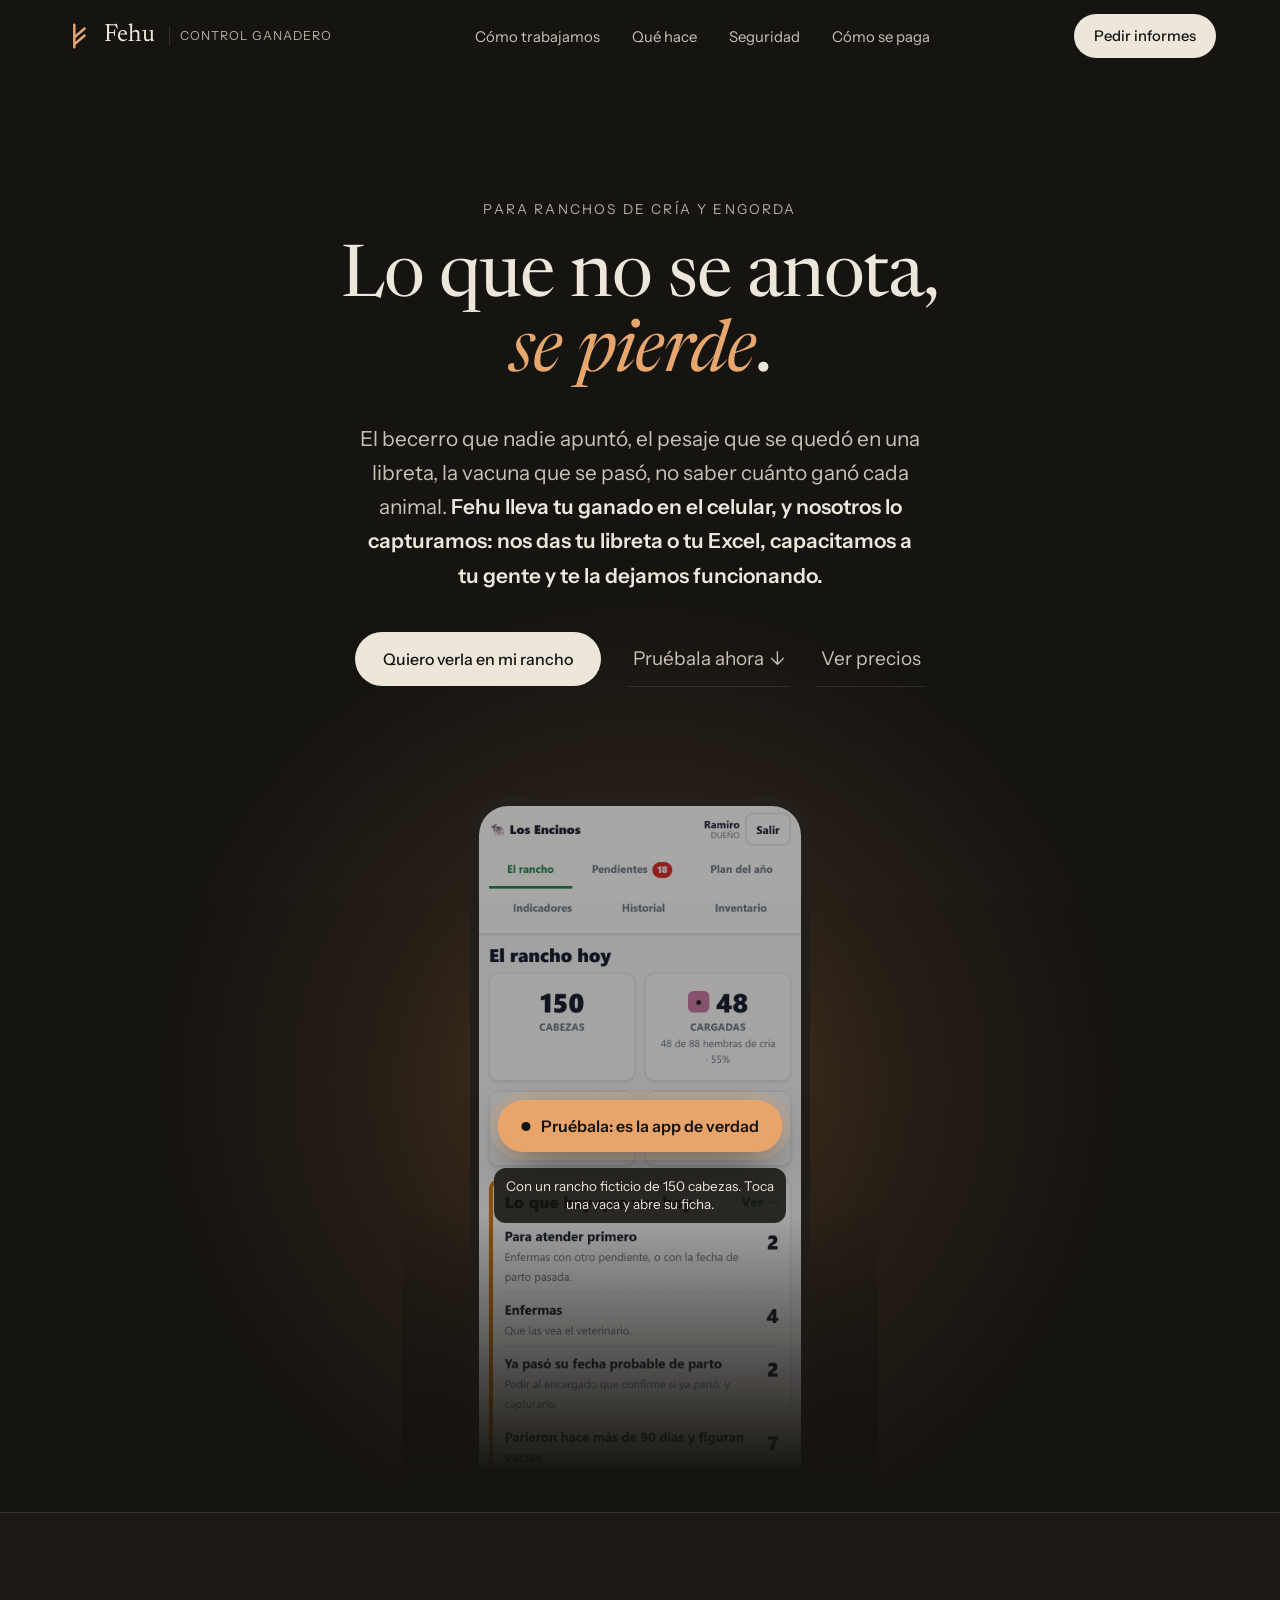
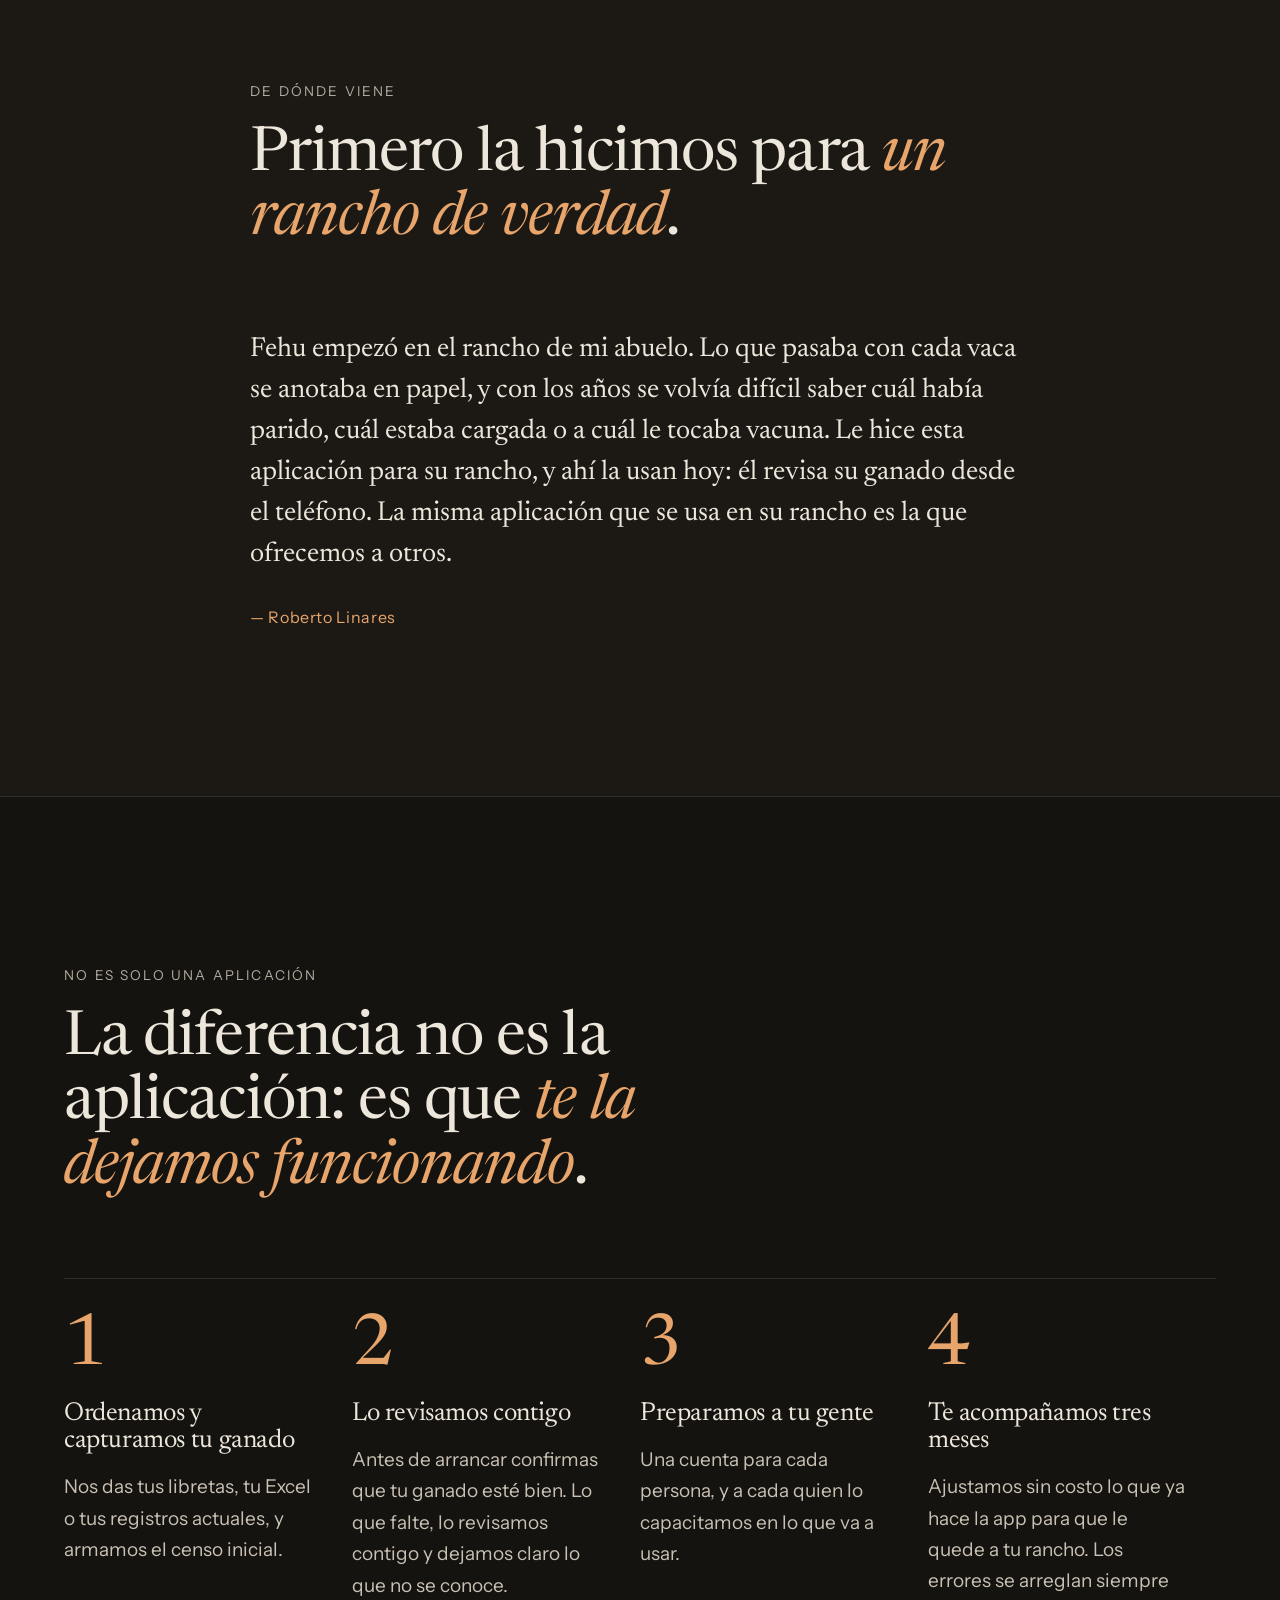
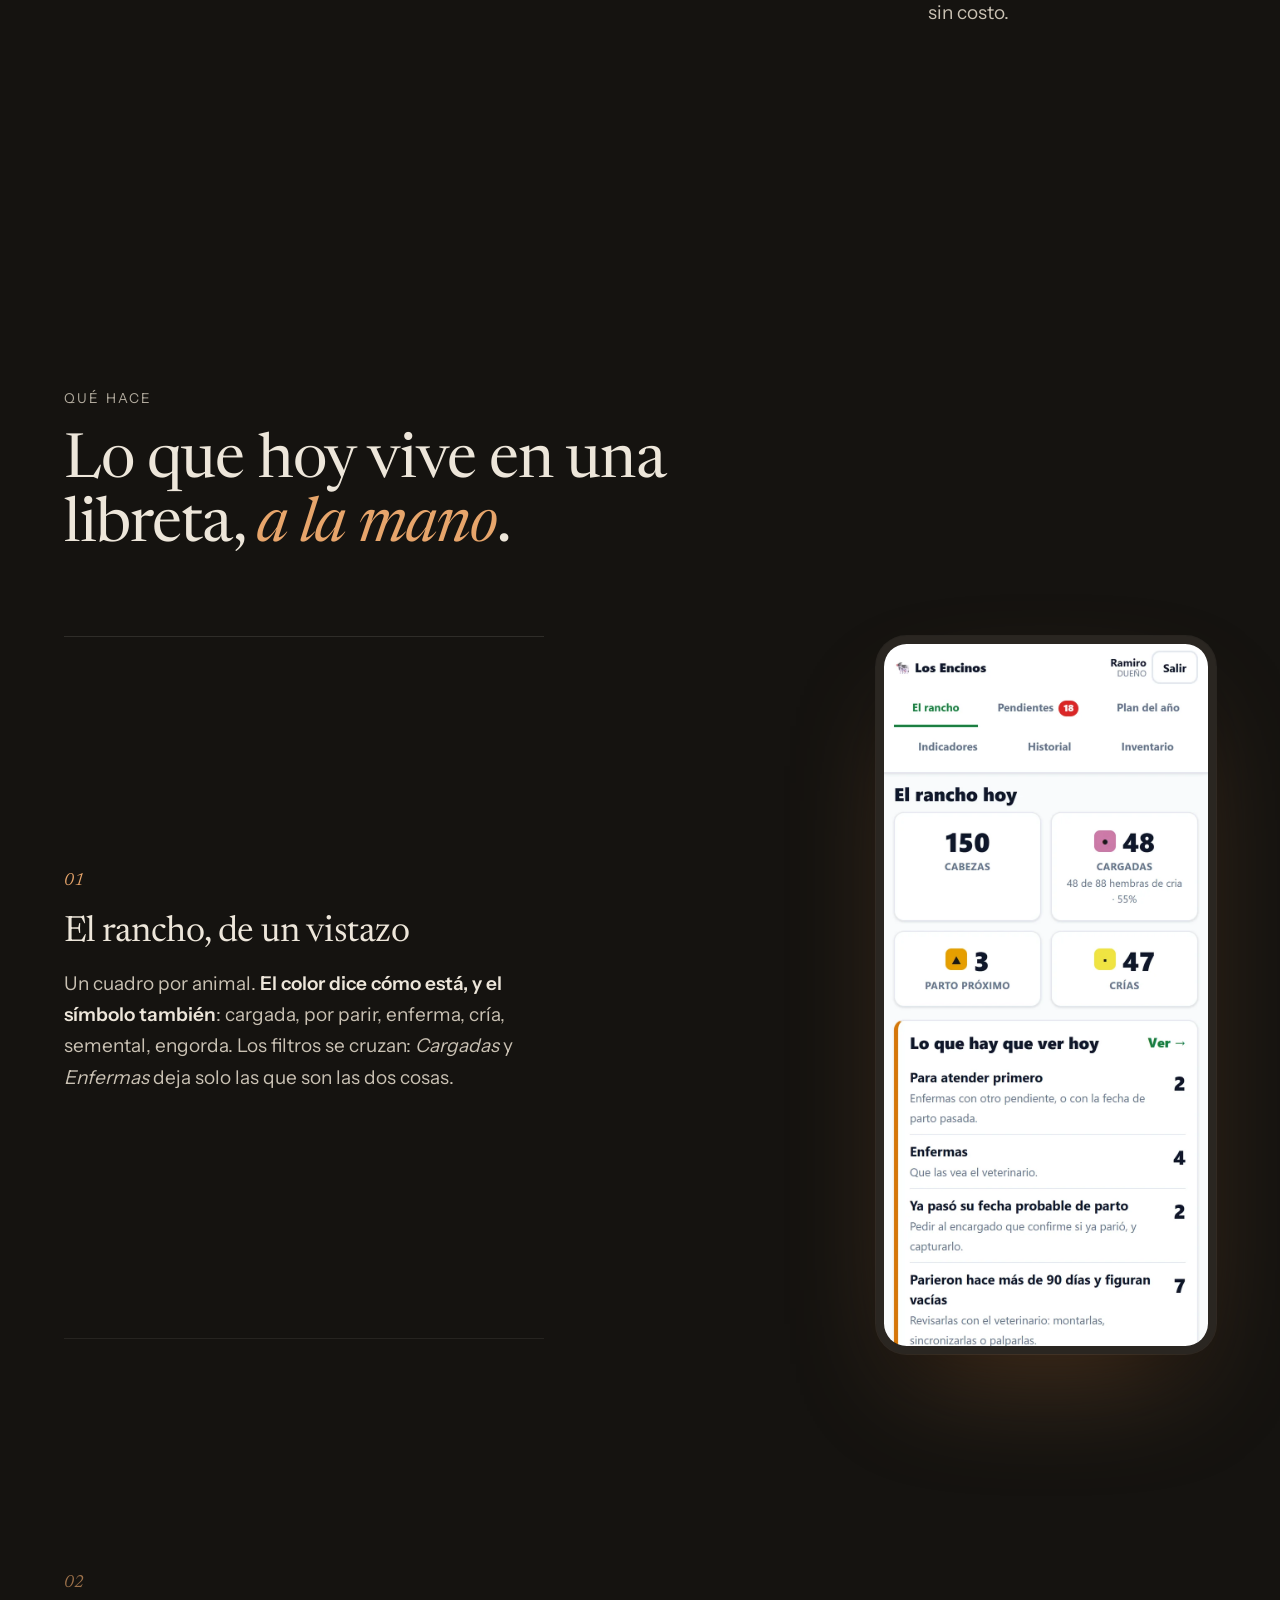
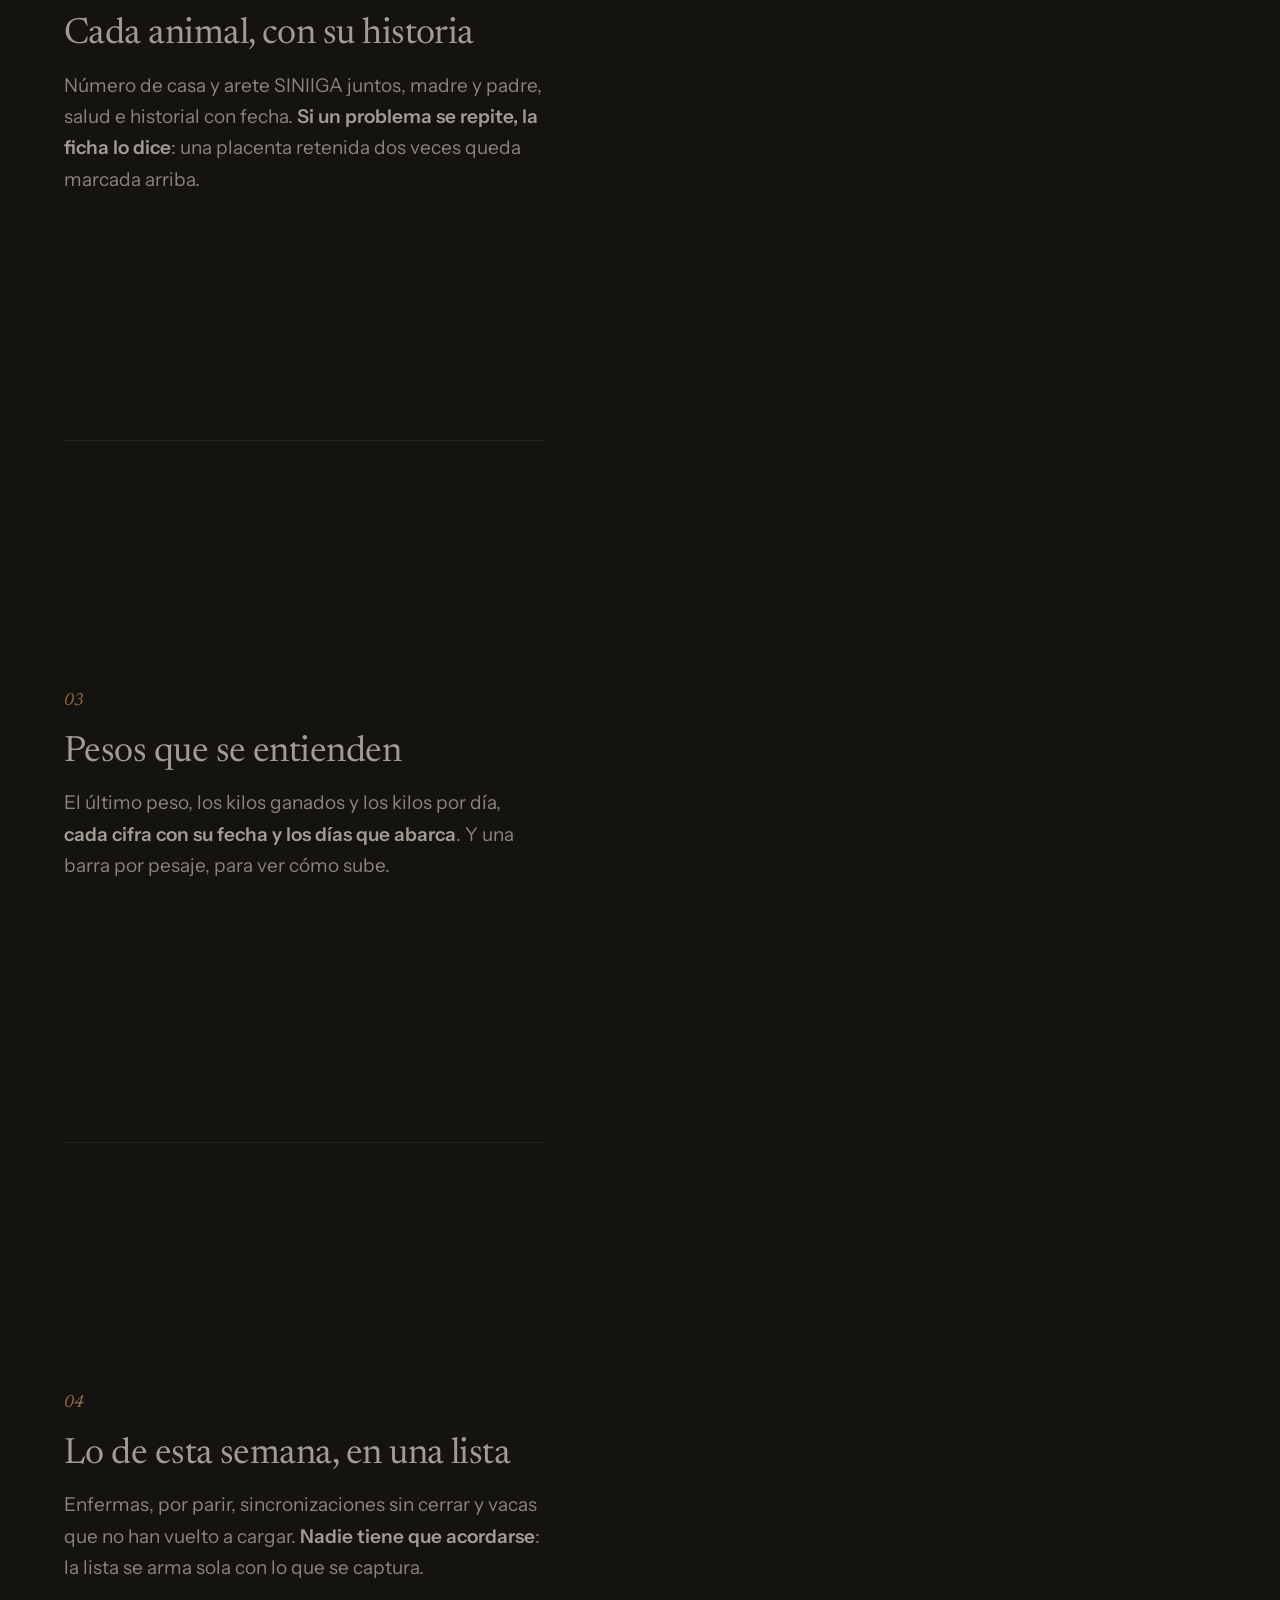
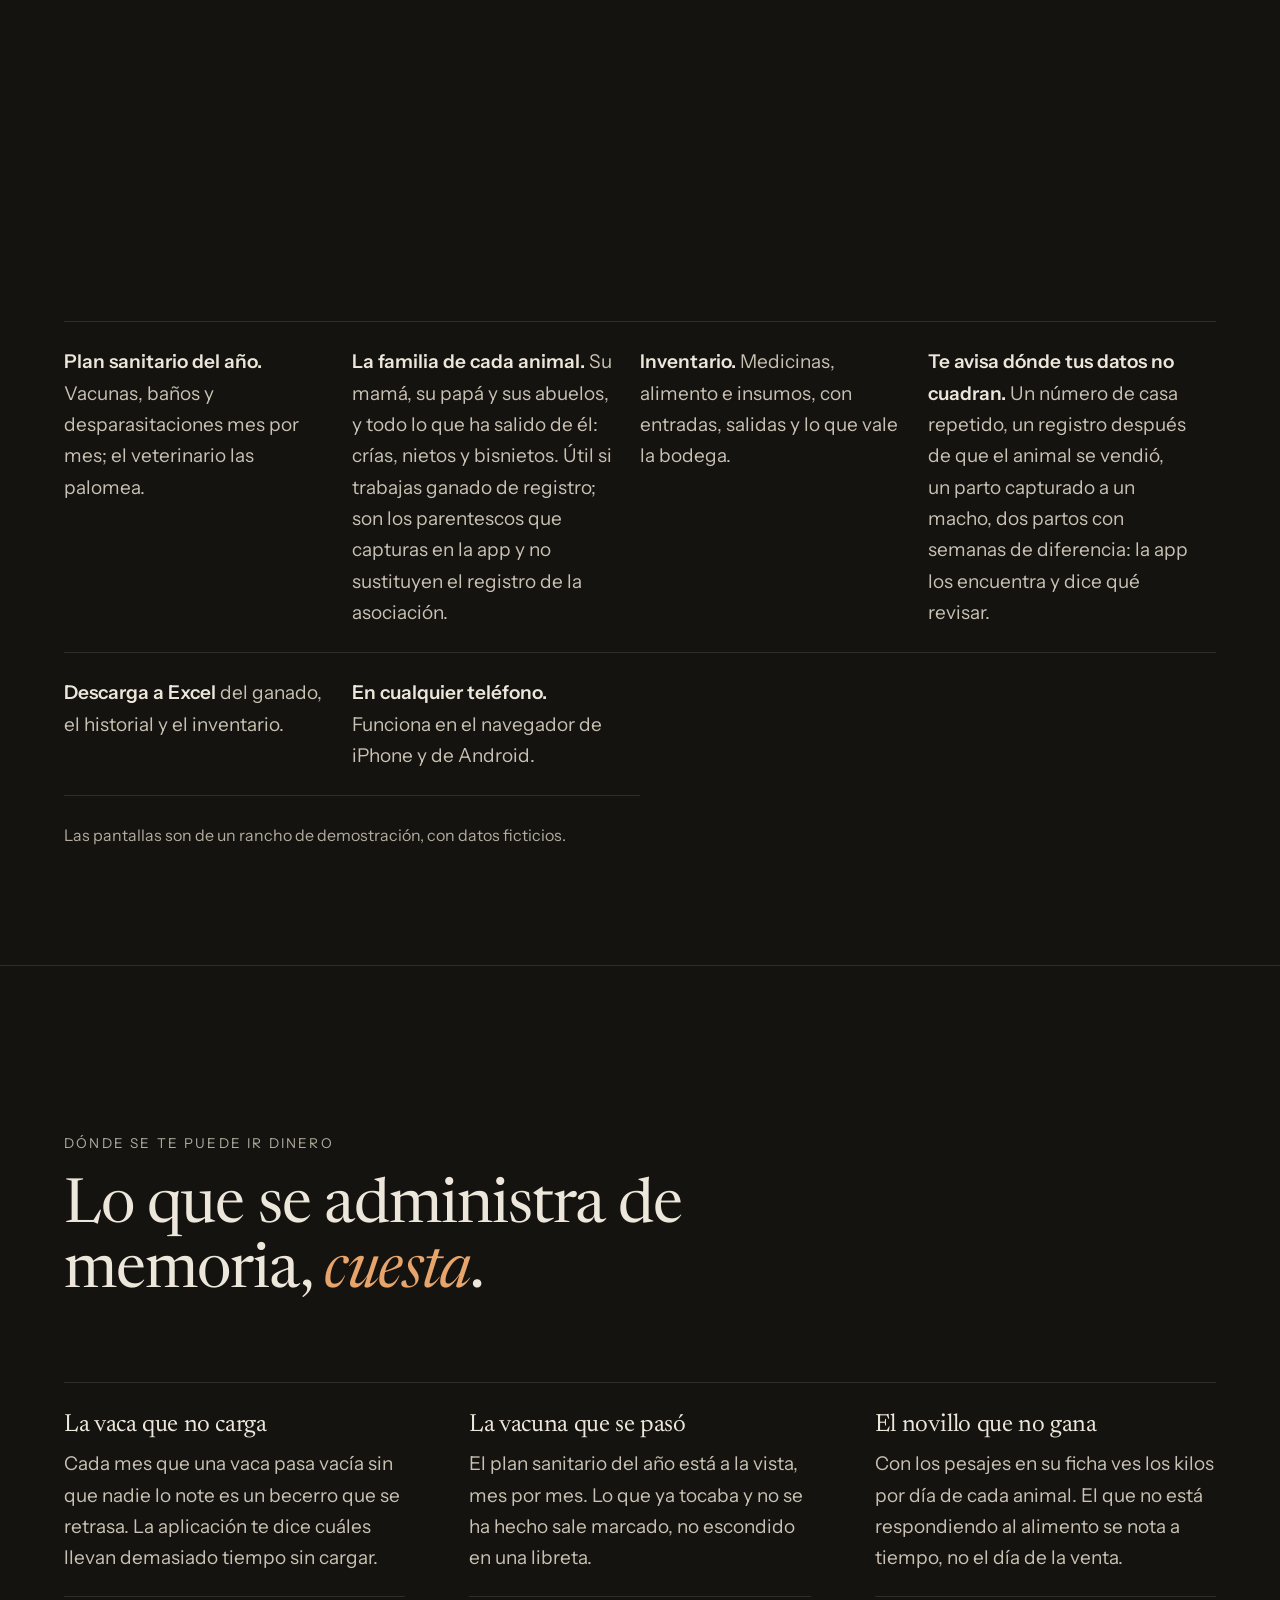
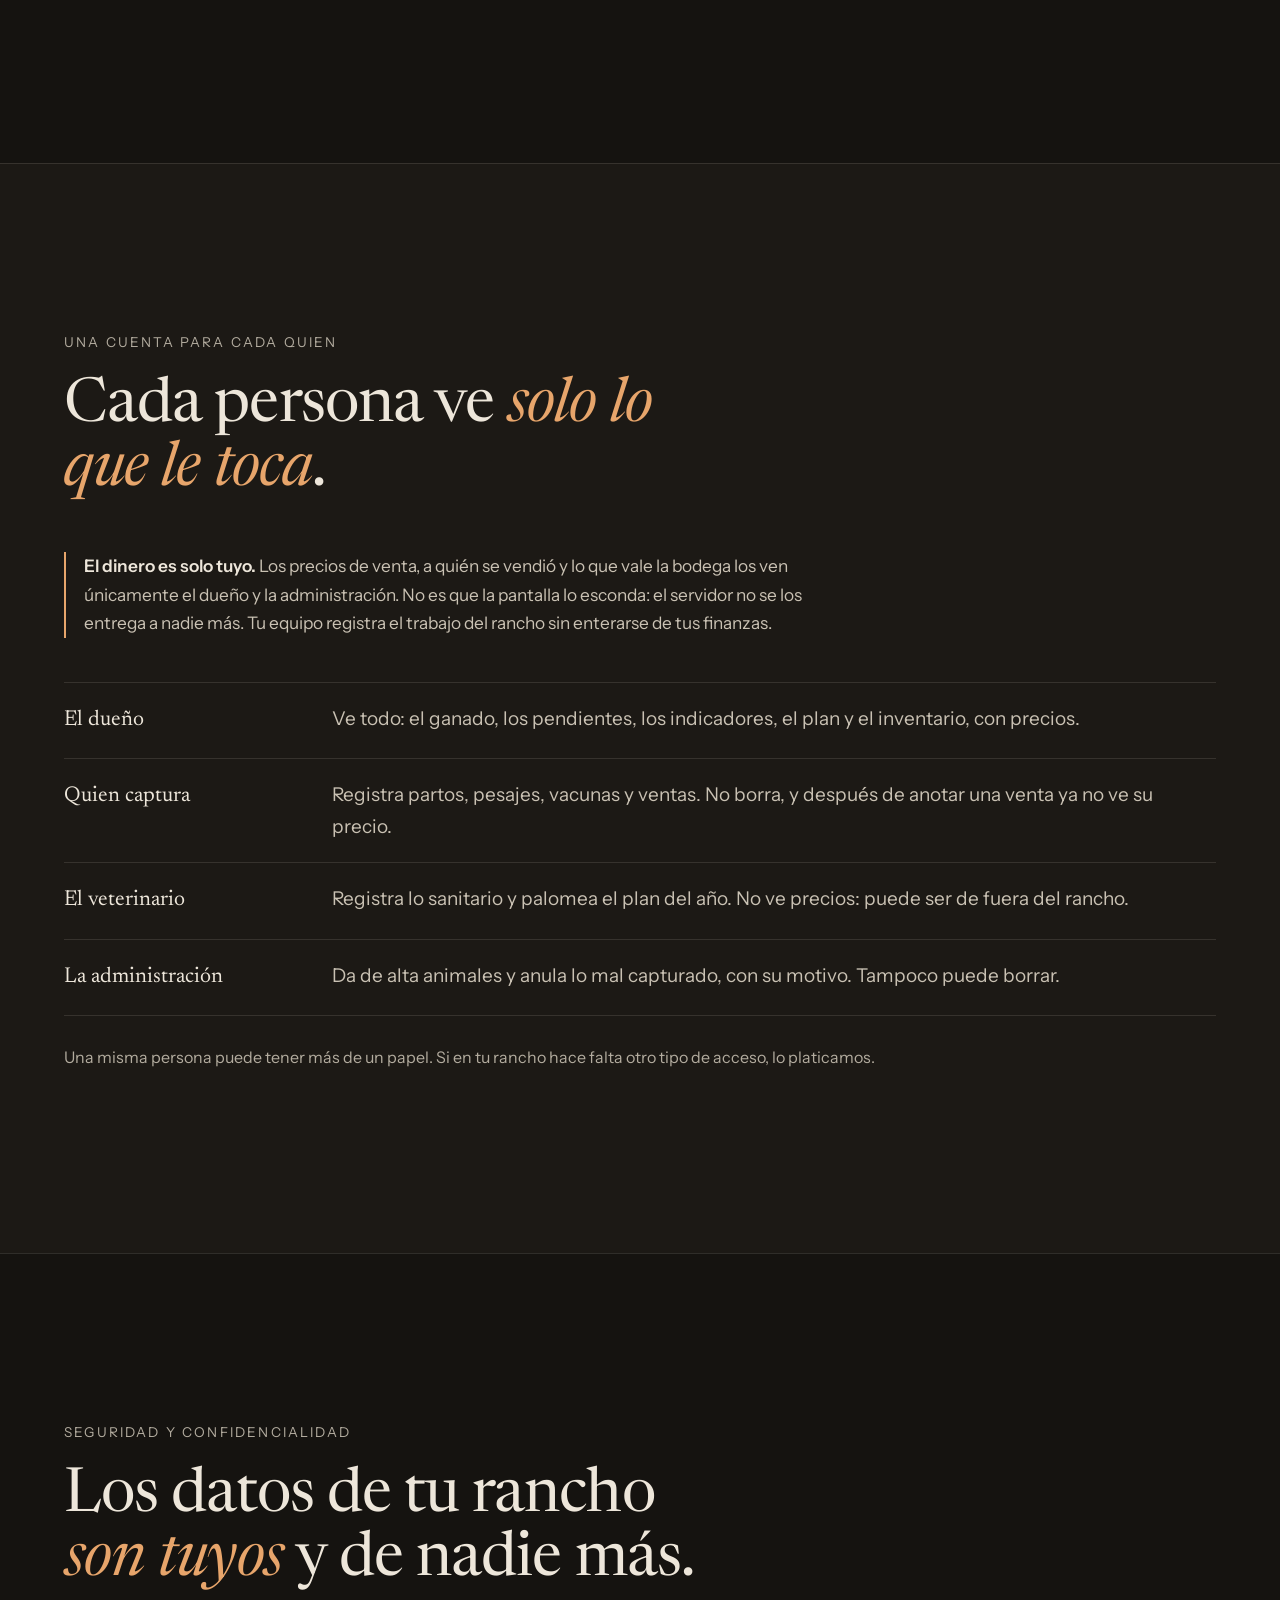
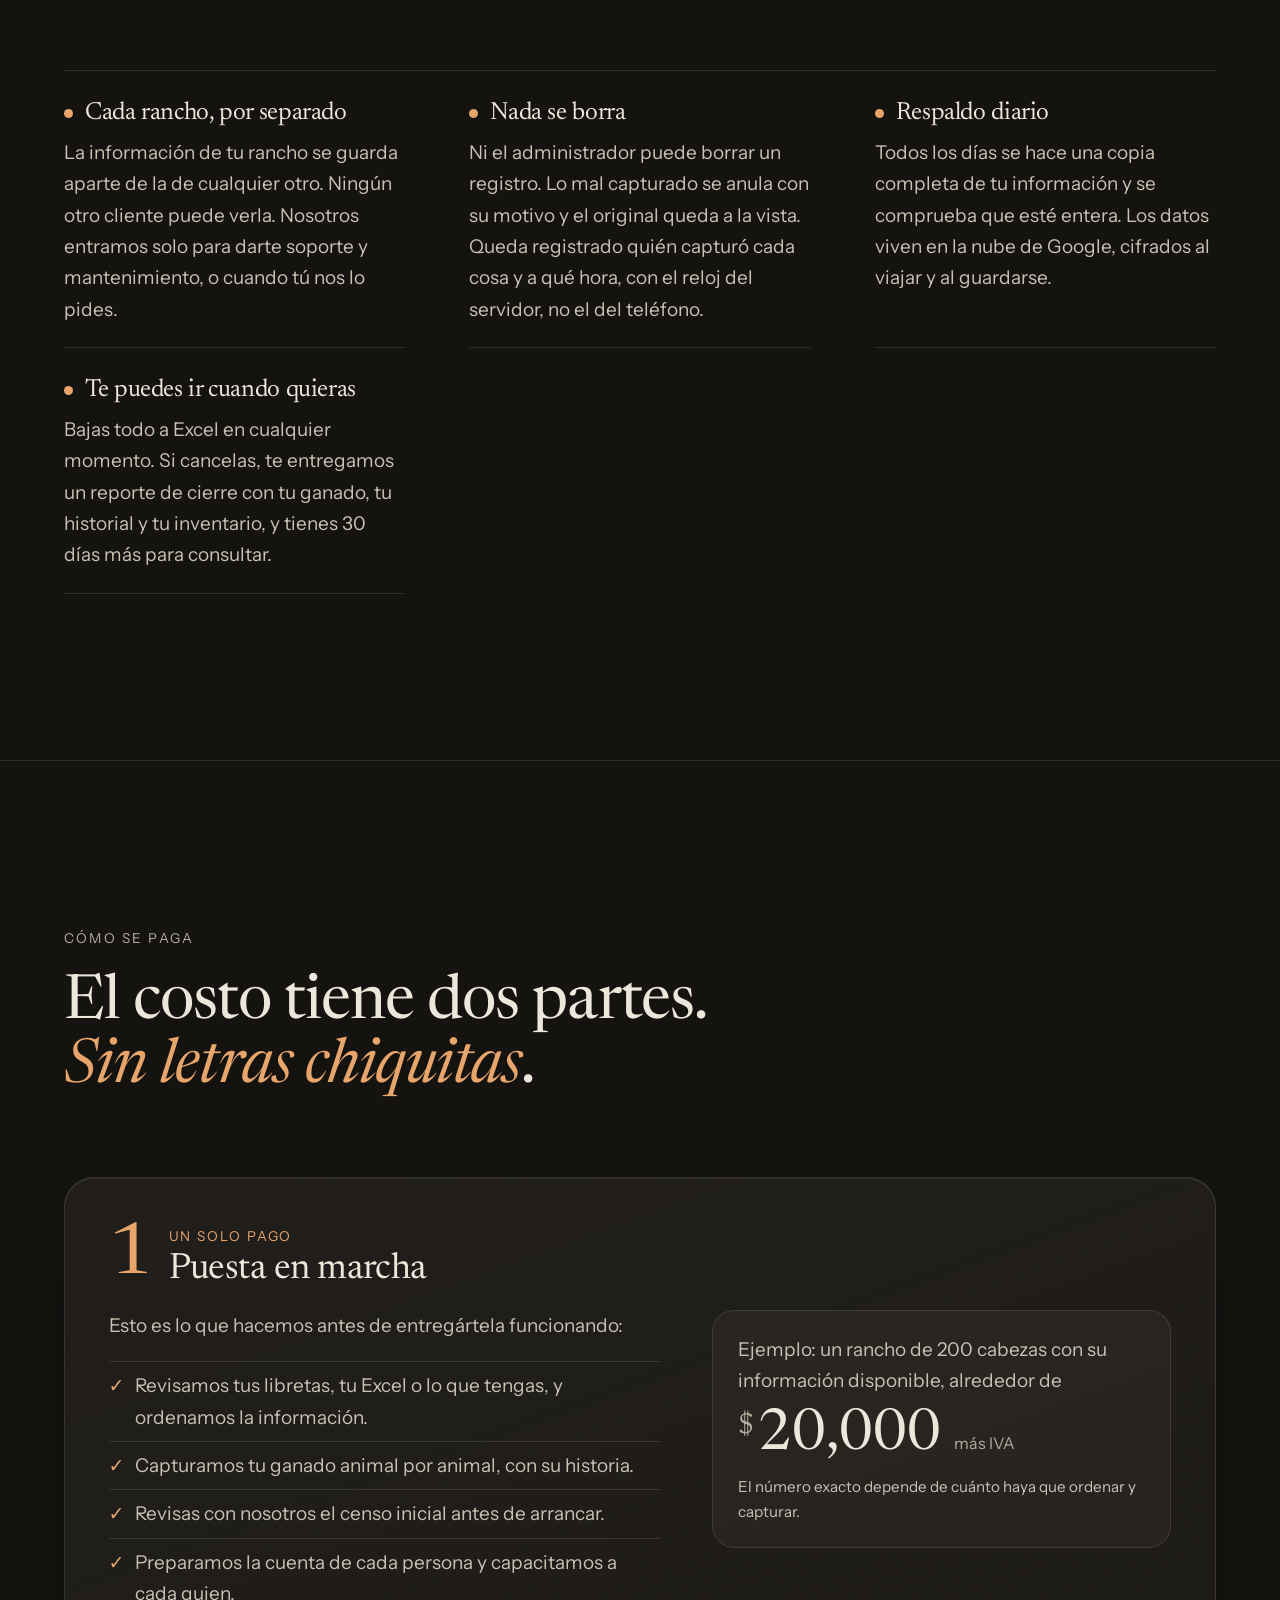
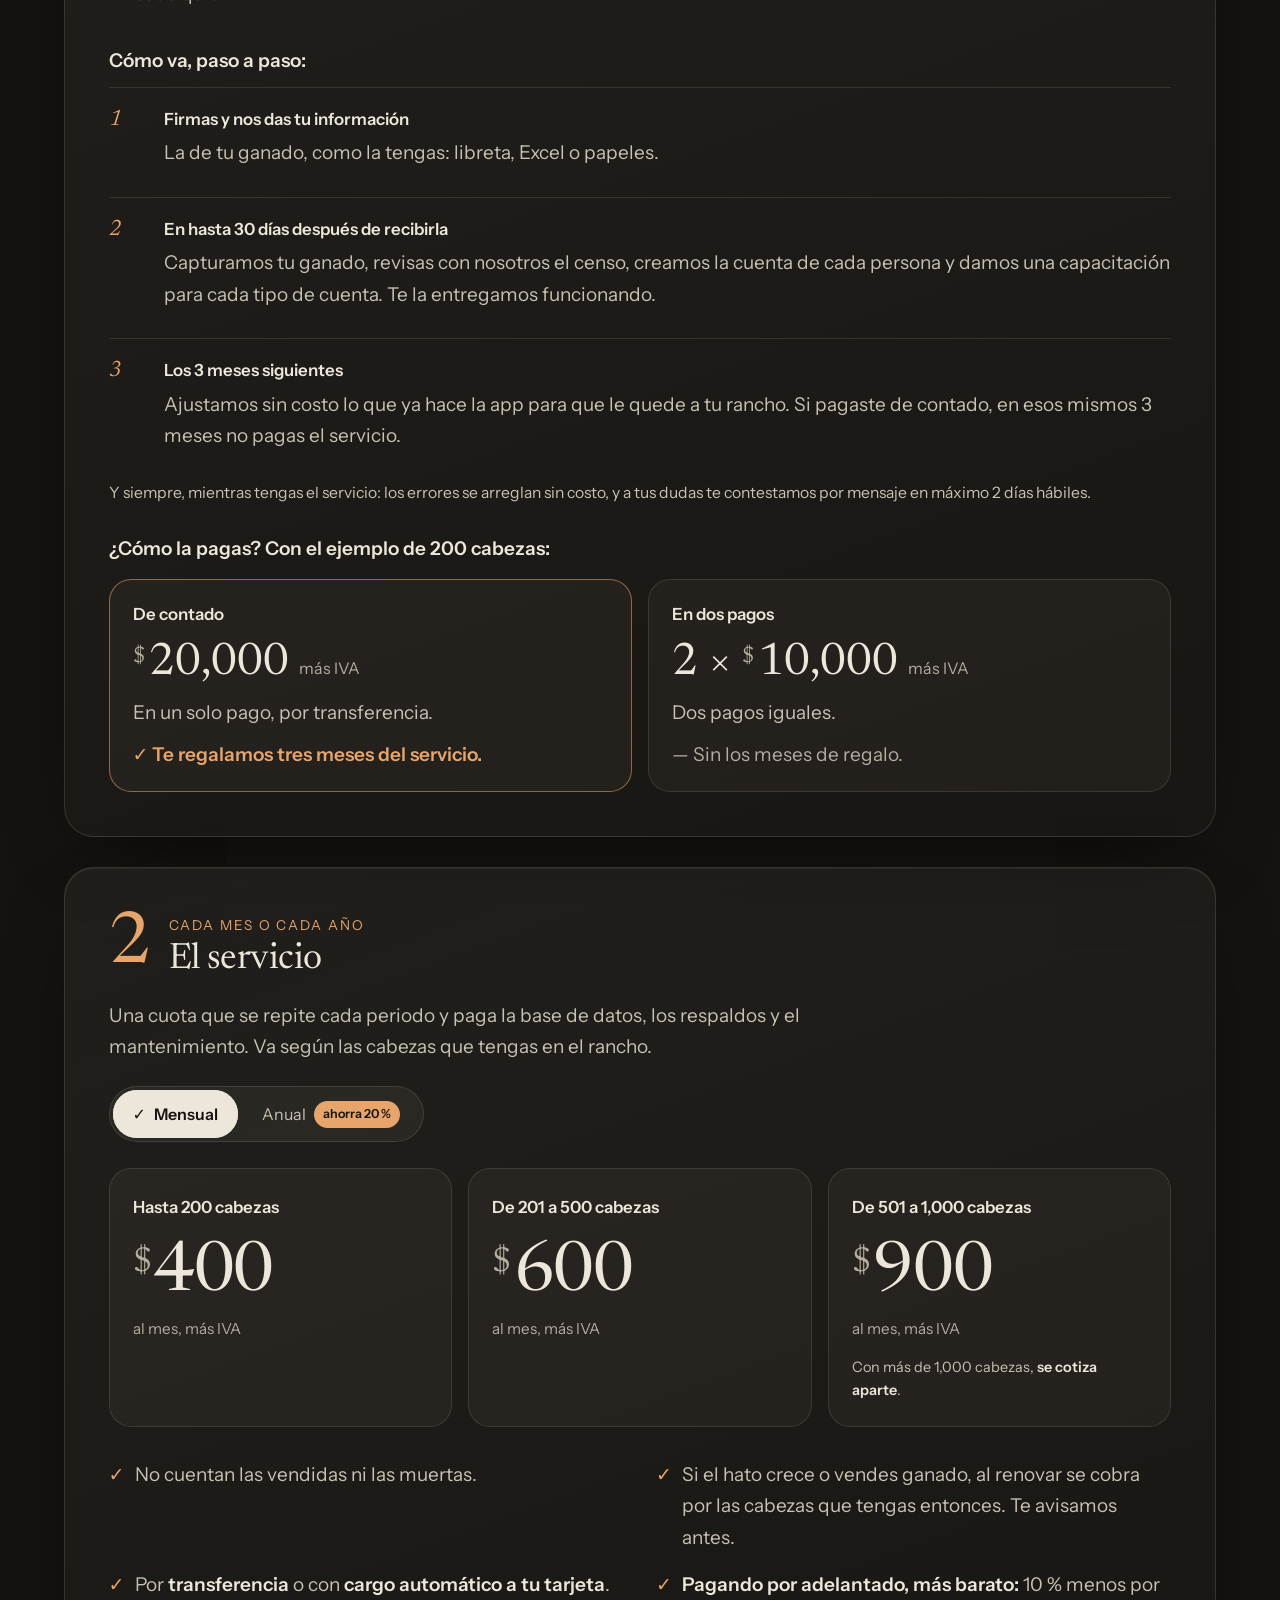
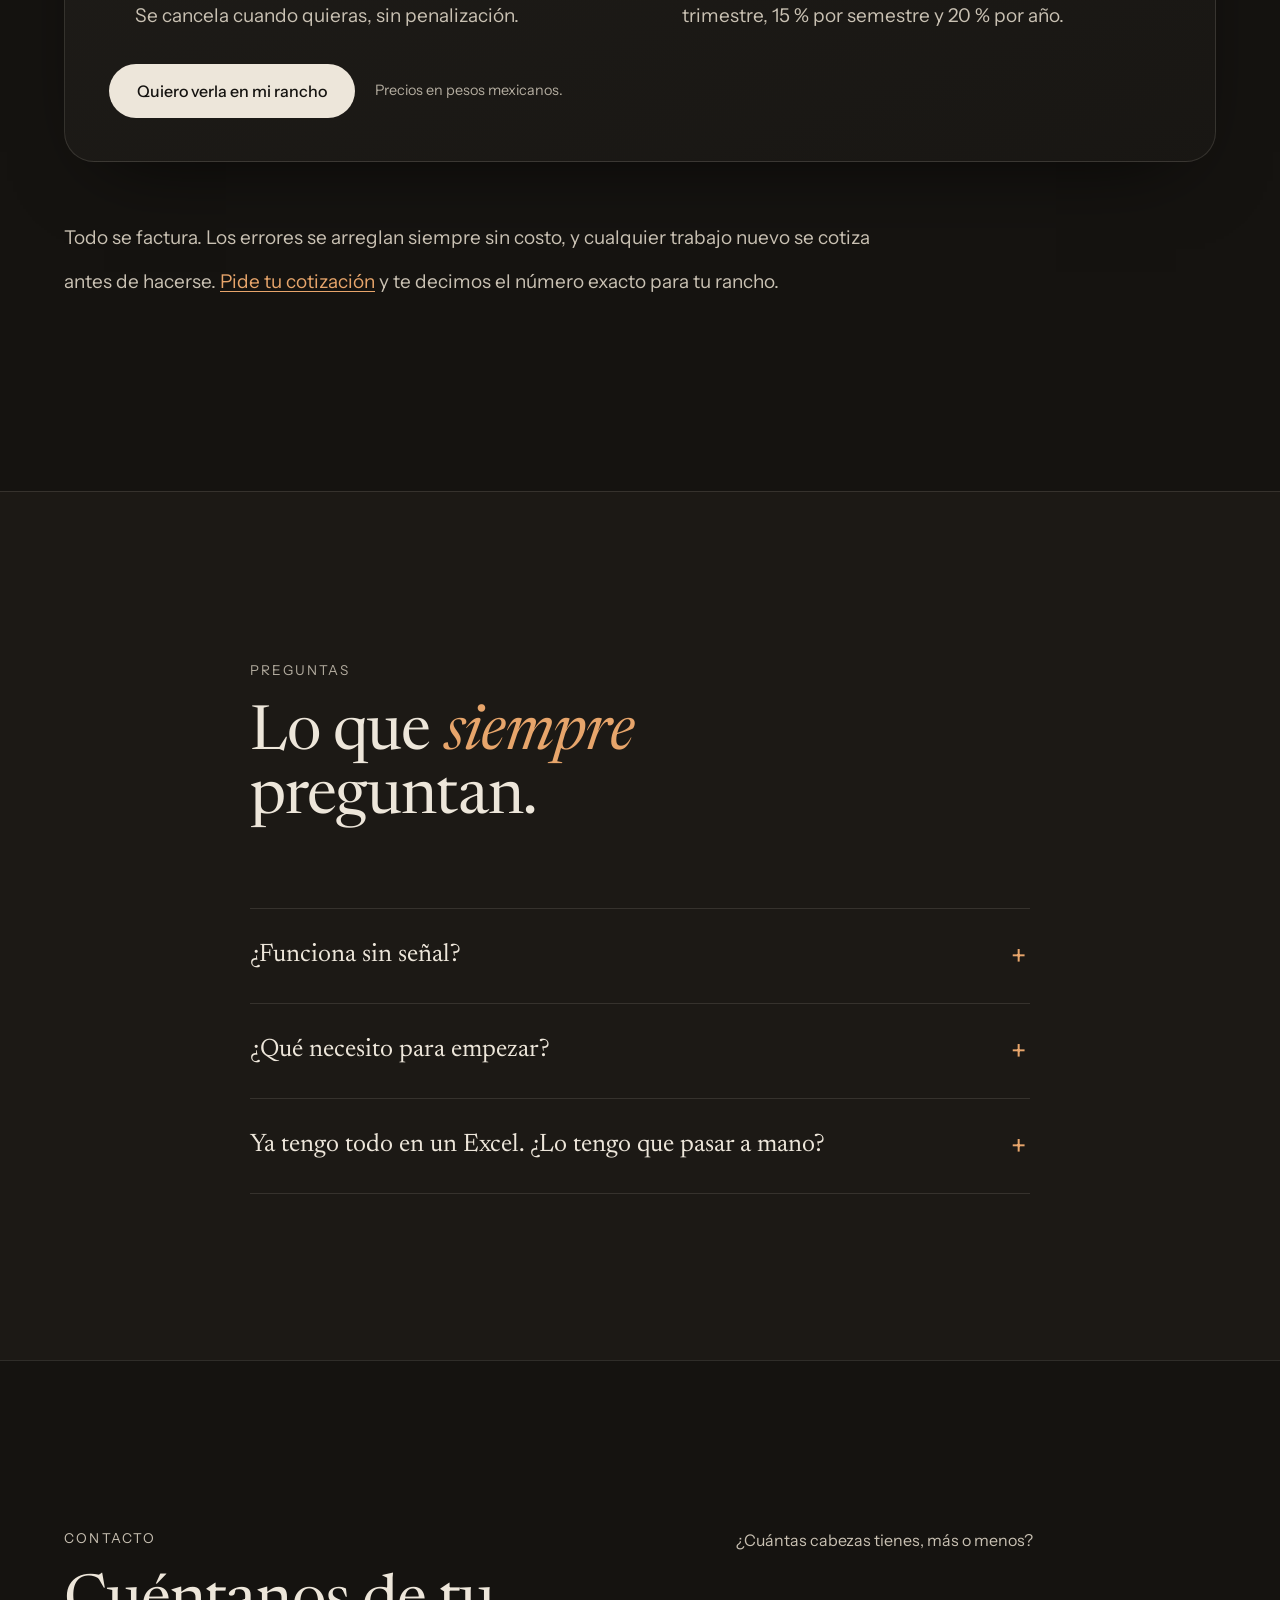
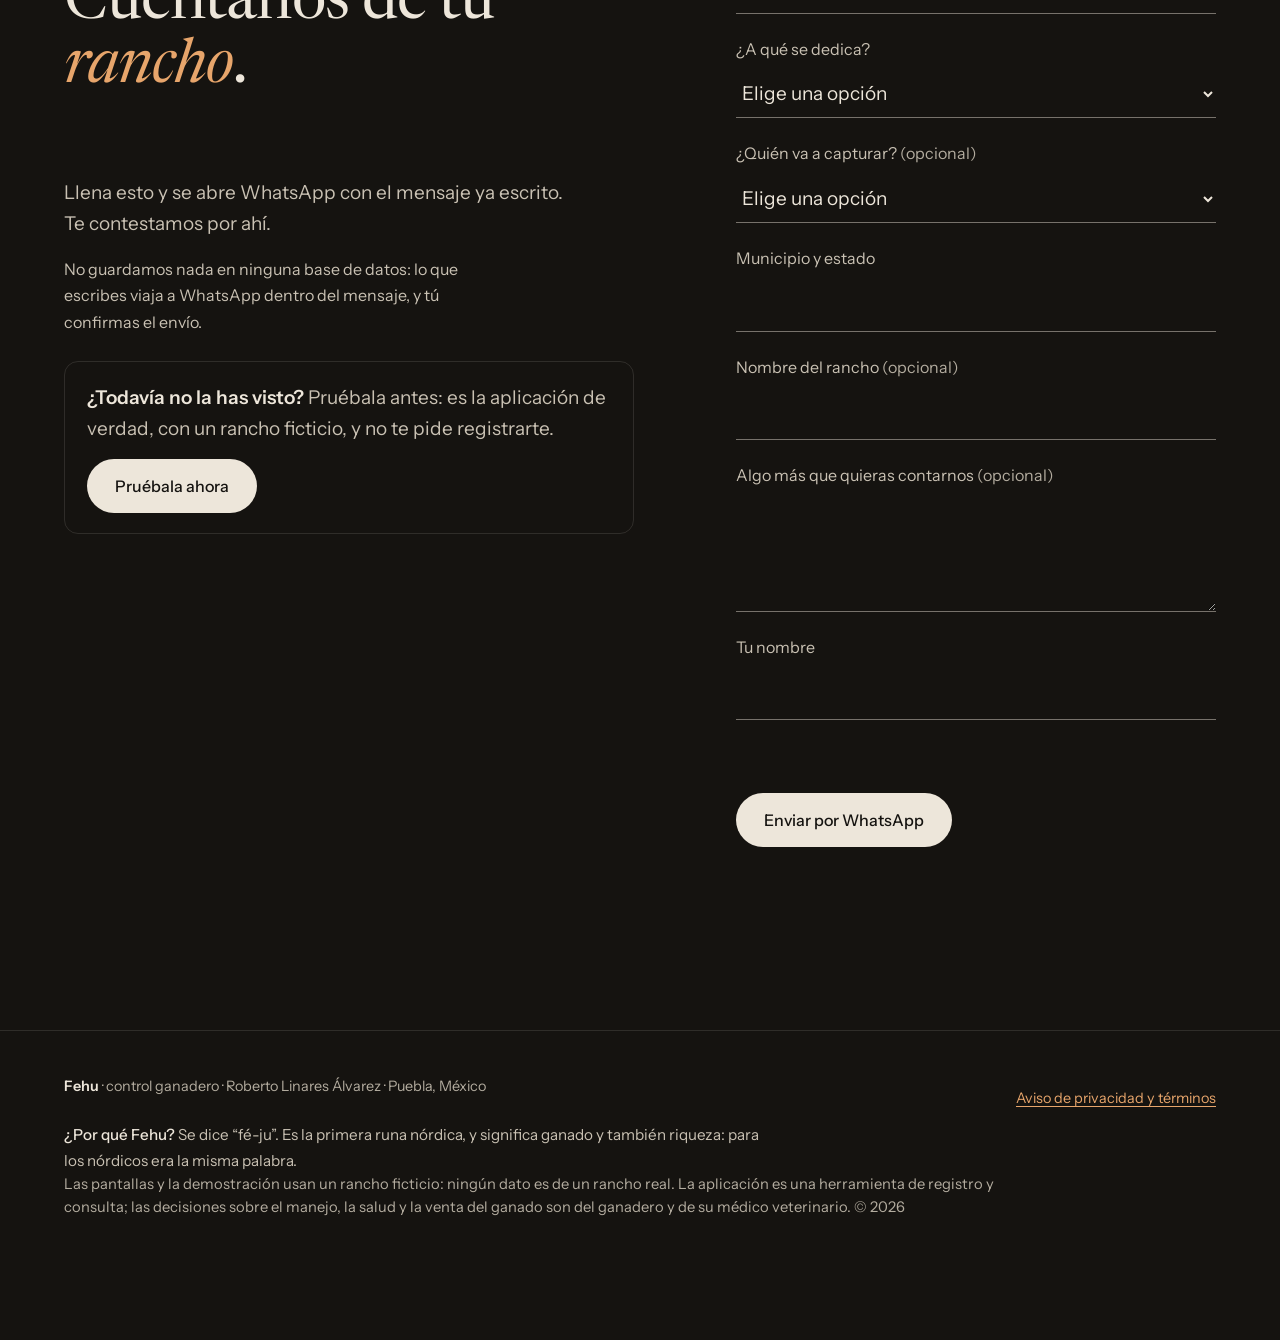
<file: index.html>
<!DOCTYPE html>
<html lang="es-MX">
<head>
<meta charset="utf-8">
<meta name="viewport" content="width=device-width, initial-scale=1">

<!-- SEGURIDAD
     GitHub Pages no deja poner cabeceras HTTP, así que la política va aquí.
     Solo corre JavaScript de este mismo sitio (script.js): ningún script en
     línea, ningún tercero. Si algún día se agrega algo de fuera (Clarity,
     Analytics), hay que abrirle la puerta aquí a propósito, no por accidente. -->
<meta http-equiv="Content-Security-Policy" content="default-src 'self'; script-src 'self'; style-src 'self'; font-src 'self'; img-src 'self' data:; connect-src 'none'; object-src 'none'; base-uri 'none'; form-action 'none'; upgrade-insecure-requests">
<meta name="referrer" content="strict-origin-when-cross-origin">

<!-- ⚠️ BORRAR ESTA LÍNEA EL DÍA QUE SE PUBLIQUE DE VERDAD (ver PUBLICAR.md).
     Mientras el nombre no esté revisado en el IMPI y el número de WhatsApp no
     esté puesto, la página no debe aparecer en Google: se llega solo por link. -->
<meta name="robots" content="noindex, nofollow">

<title>Fehu · Control ganadero para tu rancho</title>
<meta name="description" content="Control de ganado en el teléfono: cada animal con su historia, pendientes de la semana, pesos, plan sanitario e inventario. Nosotros capturamos tu ganado y capacitamos a tu gente.">
<meta name="theme-color" content="#181613">

<meta property="og:type" content="website">
<meta property="og:title" content="Fehu · Control ganadero">
<meta property="og:description" content="Tu ganado en el celular. Nosotros lo capturamos, capacitamos a tu gente y te la dejamos funcionando.">
<meta property="og:locale" content="es_MX">
<meta name="twitter:card" content="summary_large_image">

<link rel="icon" href="data:image/svg+xml,%3Csvg xmlns='http://www.w3.org/2000/svg' viewBox='0 0 32 32'%3E%3Crect width='32' height='32' rx='7' fill='%23151310'/%3E%3Cpath d='M11 27V5M11 17.5 22 8.5M11 24.5 22 15.5' fill='none' stroke='%23E7A56B' stroke-width='3' stroke-linecap='round'/%3E%3C/svg%3E">

<link rel="stylesheet" href="estilos.css?v=36">
</head>
<body>

<a class="saltar" href="#contenido">Saltar al contenido</a>

<!-- ============================================================
     NAVEGACIÓN
     ============================================================ -->
<header class="nav">
  <div class="contenedor nav__fila">
    <a class="marca" href="#inicio" aria-label="Fehu, inicio">
      <svg class="marca__ojo" viewBox="0 0 32 32" aria-hidden="true"><path d="M11 28V4M11 17.5 22 8M11 25 22 15.5" fill="none" stroke="currentColor" stroke-width="2.6" stroke-linecap="round" stroke-linejoin="round"/></svg>
      <span data-marca>Fehu</span><span class="marca__desc">control ganadero</span>
    </a>
    <nav aria-label="Secciones">
      <ul class="nav__ligas">
        <li><a href="#como">Cómo trabajamos</a></li>
        <li><a href="#que-hace">Qué hace</a></li>
        <li><a href="#seguridad">Seguridad</a></li>
        <li><a href="#pago">Cómo se paga</a></li>
      </ul>
    </nav>
    <a class="btn btn--claro btn--chico" href="#contacto">Pedir informes</a>
  </div>
</header>

<main id="contenido">

<!-- ============================================================
     PORTADA
     ============================================================ -->
<section class="portada" id="inicio">
  <div class="contenedor portada__centro">
    <p class="rotulo">Para ranchos de cría y engorda</p>
    <h1>Lo que no se anota, <em>se pierde</em>.</h1>
    <p class="portada__texto">El becerro que nadie apuntó, el pesaje que se quedó en una libreta, la vacuna que se pasó, no saber cuánto ganó cada animal. <strong>Fehu lleva tu ganado en el celular, y nosotros lo capturamos: nos das tu libreta o tu Excel, capacitamos a tu gente y te la dejamos funcionando.</strong></p>
    <div class="portada__botones">
      <a class="btn btn--claro" href="#contacto">Quiero verla en mi rancho</a>
      <a class="liga-flecha" href="#telefono-portada">Pruébala ahora <span aria-hidden="true">↓</span></a>
      <a class="liga-flecha" href="#pago">Ver precios</a>
    </div>
  </div>
  <figure class="telefono telefono--portada" id="telefono-portada">
    <div class="pantalla" id="pantalla">
      <img src="assets/demo-01-rancho.webp?v=7" width="390" height="844" alt="Pantalla principal de la aplicación: 150 cabezas, 48 cargadas, 3 por parir, 47 crías, y la lista de lo que hay que ver hoy.">
    </div>
    <a class="probar" id="probar" href="demo/index.html">
      <span class="probar__punto" aria-hidden="true"></span>Pruébala: es la app de verdad
    </a>
    <figcaption class="probar__nota">Con un rancho ficticio de 150 cabezas. Toca una vaca y abre su ficha.</figcaption>
  </figure>
</section>

<!-- ============================================================
     DE DÓNDE VIENE — la prueba de que no se inventó en una oficina.
     Mismo texto que el bloque "De dónde viene" de fehu/. Sin foto
     hasta que el abuelo dé permiso de salir en ella.
     ============================================================ -->
<section class="seccion seccion--alterna origen" id="origen">
  <div class="contenedor angosto">
    <p class="rotulo">De dónde viene</p>
    <h2>Primero la hicimos para <em>un rancho de verdad</em>.</h2>
    <p class="origen__texto">Fehu empezó en el rancho de mi abuelo. Lo que pasaba con cada vaca se anotaba en papel, y con los años se volvía difícil saber cuál había parido, cuál estaba cargada o a cuál le tocaba vacuna. Le hice esta aplicación para su rancho, y ahí la usan hoy: él revisa su ganado desde el teléfono. La misma aplicación que se usa en su rancho es la que ofrecemos a otros.</p>
    <p class="origen__firma">Roberto Linares</p>
    <!-- FOTO CON EL ABUELO: cuando Beto guarde la foto en prodeco/fotos-rancho/,
         se reduce a 1200 px de ancho, se copia a assets/fotos/abuelo.jpg y se
         descomenta esto (el alt dice quiénes salen y dónde).
    <figure class="origen__foto">
      <img src="assets/fotos/abuelo.jpg" width="1200" height="800" loading="lazy" alt="">
      <figcaption>Con mi abuelo, en su rancho.</figcaption>
    </figure>
    -->
  </div>
</section>

<!-- ============================================================
     CÓMO TRABAJAMOS
     ============================================================ -->
<section class="seccion" id="como">
  <div class="contenedor">
    <p class="rotulo">No es solo una aplicación</p>
    <h2>La diferencia no es la aplicación: es que <em>te la dejamos funcionando</em>.</h2>
    <ol class="pasos">
      <li><span class="pasos__num">1</span><div><h3>Ordenamos y capturamos tu ganado</h3><p>Nos das tus libretas, tu Excel o tus registros actuales, y armamos el censo inicial.</p></div></li>
      <li><span class="pasos__num">2</span><div><h3>Lo revisamos contigo</h3><p>Antes de arrancar confirmas que tu ganado esté bien. Lo que falte, lo revisamos contigo y dejamos claro lo que no se conoce.</p></div></li>
      <li><span class="pasos__num">3</span><div><h3>Preparamos a tu gente</h3><p>Una cuenta para cada persona, y a cada quien lo capacitamos en lo que va a usar.</p></div></li>
      <li><span class="pasos__num">4</span><div><h3>Te acompañamos tres meses</h3><p>Ajustamos sin costo lo que ya hace la app para que le quede a tu rancho. Los errores se arreglan siempre sin costo.</p></div></li>
    </ol>
  </div>
</section>

<!-- ============================================================
     QUÉ HACE — solo lo que la aplicación ya hace hoy
     ============================================================ -->
<section class="historia" id="que-hace">
  <div class="contenedor">
    <p class="rotulo">Qué hace</p>
    <h2>Lo que hoy vive en una libreta, <em>a la mano</em>.</h2>
  </div>
  <div class="contenedor historia__rejilla">
    <div class="historia__pasos">
      <article class="paso" data-pantalla="0">
        <span class="paso__num">01</span>
        <h3>El rancho, de un vistazo</h3>
        <p>Un cuadro por animal. <strong>El color dice cómo está, y el símbolo también</strong>: cargada, por parir, enferma, cría, semental, engorda. Los filtros se cruzan: <em>Cargadas</em> y <em>Enfermas</em> deja solo las que son las dos cosas.</p>
        <figure class="telefono paso__foto"><img src="assets/demo-01-rancho.webp?v=7" width="390" height="844" loading="lazy" alt="El tablero con los números del día y la leyenda de colores con símbolo."></figure>
      </article>
      <article class="paso" data-pantalla="1">
        <span class="paso__num">02</span>
        <h3>Cada animal, con su historia</h3>
        <p>Número de casa y arete SINIIGA juntos, madre y padre, salud e historial con fecha. <strong>Si un problema se repite, la ficha lo dice</strong>: una placenta retenida dos veces queda marcada arriba.</p>
        <figure class="telefono paso__foto"><img src="assets/demo-02-placenta.webp?v=7" width="390" height="844" loading="lazy" alt="Ficha de la vaca 114 con el aviso: se repite, retuvo la placenta dos veces."></figure>
      </article>
      <article class="paso" data-pantalla="2">
        <span class="paso__num">03</span>
        <h3>Pesos que se entienden</h3>
        <p>El último peso, los kilos ganados y los kilos por día, <strong>cada cifra con su fecha y los días que abarca</strong>. Y una barra por pesaje, para ver cómo sube.</p>
        <figure class="telefono paso__foto"><img src="assets/demo-03-pesos.webp?v=7" width="390" height="844" loading="lazy" alt="Pesos de un novillo: 377 kilos el 12 de septiembre, 132 kilos ganados en 105 días, y cómo va contra el objetivo del rancho."></figure>
      </article>
      <article class="paso" data-pantalla="3">
        <span class="paso__num">04</span>
        <h3>Lo de esta semana, en una lista</h3>
        <p>Enfermas, por parir, sincronizaciones sin cerrar y vacas que no han vuelto a cargar. <strong>Nadie tiene que acordarse</strong>: la lista se arma sola con lo que se captura.</p>
        <figure class="telefono paso__foto"><img src="assets/demo-04-pendientes.webp?v=7" width="390" height="844" loading="lazy" alt="Pantalla de pendientes: 18 pendientes en 17 animales, y dos para atender primero."></figure>
      </article>
    </div>
    <div class="historia__fijo" aria-hidden="true">
      <div class="telefono telefono--pila" id="pila">
        <img src="assets/demo-01-rancho.webp?v=7" width="390" height="844" alt="" class="activa">
        <img src="assets/demo-02-placenta.webp?v=7" width="390" height="844" alt="">
        <img src="assets/demo-03-pesos.webp?v=7" width="390" height="844" alt="">
        <img src="assets/demo-04-pendientes.webp?v=7" width="390" height="844" alt="">
      </div>
    </div>
  </div>
  <div class="contenedor">
    <ul class="mas">
      <li><strong>Plan sanitario del año.</strong> Vacunas, baños y desparasitaciones mes por mes; el veterinario las palomea.</li>
      <li><strong>La familia de cada animal.</strong> Su mamá, su papá y sus abuelos, y todo lo que ha salido de él: crías, nietos y bisnietos. Útil si trabajas ganado de registro; son los parentescos que capturas en la app y no sustituyen el registro de la asociación.</li>
      <li><strong>Inventario.</strong> Medicinas, alimento e insumos, con entradas, salidas y lo que vale la bodega.</li>
      <li><strong>Te avisa dónde tus datos no cuadran.</strong> Un número de casa repetido, un registro después de que el animal se vendió, un parto capturado a un macho, dos partos con semanas de diferencia: la app los encuentra y dice qué revisar.</li>
      <li><strong>Descarga a Excel</strong> del ganado, el historial y el inventario.</li>
      <li><strong>En cualquier teléfono.</strong> Funciona en el navegador de iPhone y de Android.</li>
    </ul>
    <p class="nota historia__nota">Las pantallas son de un rancho de demostración, con datos ficticios.</p>
  </div>
</section>

<!-- ============================================================
     DÓNDE SE VA EL DINERO — situaciones reales, sin cifras inventadas ni promesas de retorno
     ============================================================ -->
<section class="seccion" id="ahorro">
  <div class="contenedor">
    <p class="rotulo">Dónde se te puede ir dinero</p>
    <h2>Lo que se administra de memoria, <em>cuesta</em>.</h2>
    <div class="ahorros">
      <article class="ahorro"><h3>La vaca que no carga</h3><p>Cada mes que una vaca pasa vacía sin que nadie lo note es un becerro que se retrasa. La aplicación te dice cuáles llevan demasiado tiempo sin cargar.</p></article>
      <article class="ahorro"><h3>La vacuna que se pasó</h3><p>El plan sanitario del año está a la vista, mes por mes. Lo que ya tocaba y no se ha hecho sale marcado, no escondido en una libreta.</p></article>
      <article class="ahorro"><h3>El novillo que no gana</h3><p>Con los pesajes en su ficha ves los kilos por día de cada animal. El que no está respondiendo al alimento se nota a tiempo, no el día de la venta.</p></article>
    </div>
  </div>
</section>

<!-- ============================================================
     CUENTAS — los cuatro tipos de acceso que la aplicación YA tiene
     ============================================================ -->
<section class="seccion seccion--alterna" id="cuentas">
  <div class="contenedor">
    <p class="rotulo">Una cuenta para cada quien</p>
    <h2>Cada persona ve <em>solo lo que le toca</em>.</h2>
    <p class="roles__clave"><strong>El dinero es solo tuyo.</strong> Los precios de venta, a quién se vendió y lo que vale la bodega los ven únicamente el dueño y la administración. No es que la pantalla lo esconda: el servidor no se los entrega a nadie más. Tu equipo registra el trabajo del rancho sin enterarse de tus finanzas.</p>
    <ul class="roles-lista">
      <li><strong>El dueño</strong><span>Ve todo: el ganado, los pendientes, los indicadores, el plan y el inventario, con precios.</span></li>
      <li><strong>Quien captura</strong><span>Registra partos, pesajes, vacunas y ventas. No borra, y después de anotar una venta ya no ve su precio.</span></li>
      <li><strong>El veterinario</strong><span>Registra lo sanitario y palomea el plan del año. No ve precios: puede ser de fuera del rancho.</span></li>
      <li><strong>La administración</strong><span>Da de alta animales y anula lo mal capturado, con su motivo. Tampoco puede borrar.</span></li>
    </ul>
    <p class="nota roles__nota">Una misma persona puede tener más de un papel. Si en tu rancho hace falta otro tipo de acceso, lo platicamos.</p>
  </div>
</section>

<!-- ============================================================
     SEGURIDAD Y RESPALDOS — solo lo que es cierto hoy
     ============================================================ -->
<section class="seccion" id="seguridad">
  <div class="contenedor">
    <p class="rotulo">Seguridad y confidencialidad</p>
    <h2>Los datos de tu rancho <em>son tuyos</em> y de nadie más.</h2>
    <div class="seguros">
      <article class="seguro"><h3>Cada rancho, por separado</h3><p>La información de tu rancho se guarda aparte de la de cualquier otro. Ningún otro cliente puede verla. Nosotros entramos solo para darte soporte y mantenimiento, o cuando tú nos lo pides.</p></article>
      <article class="seguro"><h3>Nada se borra</h3><p>Ni el administrador puede borrar un registro. Lo mal capturado se anula con su motivo y el original queda a la vista. Queda registrado quién capturó cada cosa y a qué hora, con el reloj del servidor, no el del teléfono.</p></article>
      <article class="seguro"><h3>Respaldo diario</h3><p>Todos los días se hace una copia completa de tu información y se comprueba que esté entera. Los datos viven en la nube de Google, cifrados al viajar y al guardarse.</p></article>
      <article class="seguro"><h3>Te puedes ir cuando quieras</h3><p>Bajas todo a Excel en cualquier momento. Si cancelas, te entregamos un reporte de cierre con tu ganado, tu historial y tu inventario, y tienes 30 días más para consultar.</p></article>
    </div>
  </div>
</section>

<!-- ============================================================
     CÓMO SE PAGA — precios del contrato del 18/09 (cláusula quinta).
     La puesta en marcha es el ejemplo del modelo de cobro del 17/09.
     ============================================================ -->
<section class="seccion" id="pago">
  <div class="contenedor">
    <p class="rotulo">Cómo se paga</p>
    <h2>El costo tiene dos partes. <em>Sin letras chiquitas</em>.</h2>
    <!-- 25/09 (mock-up de Beto): dos pagos, uno arriba del otro. 1 · la puesta en marcha;
         2 · el servicio a lo ancho, con tres tarjetas y un solo mensual/anual (confeti al pasar a
         anual, precios.js). La tercera tarjeta agrupa 501–1,000 ($900) y dice aparte el precio de
         más de 1,000: se cotiza aparte.
         Sin precios.js las tarjetas se ven con su precio mensual y sin el selector. -->
    <div class="pago pago--marcha">
      <div class="pago__cabeza">
        <span class="pago__num">1</span>
        <div>
          <p class="pago__tipo">Un solo pago</p>
          <h3>Puesta en marcha</h3>
        </div>
      </div>
      <div class="pago__cuerpo">
        <div>
          <p>Esto es lo que hacemos antes de entregártela funcionando:</p>
          <ul class="incluye">
            <li>Revisamos tus libretas, tu Excel o lo que tengas, y ordenamos la información.</li>
            <li>Capturamos tu ganado animal por animal, con su historia.</li>
            <li>Revisas con nosotros el censo inicial antes de arrancar.</li>
            <li>Preparamos la cuenta de cada persona y capacitamos a cada quien.</li>
          </ul>
        </div>
        <div class="marcha__caja">
          <p class="marcha__ejemplo">Ejemplo: un rancho de 200 cabezas con su información disponible, alrededor de</p>
          <p class="marcha__monto"><span class="tarjeta__signo">$</span>20,000 <span class="marcha__iva">más IVA</span></p>
          <p class="marcha__nota">El número exacto depende de cuánto haya que ordenar y capturar.</p>
        </div>
      </div>
      <!-- 02/10: la línea de tiempo sale del contrato del 18/09 (cláusulas segunda, cuarta y
           décima). Nada de "primera semana": el contrato da hasta 30 días. -->
      <p class="marcha__pregunta">Cómo va, paso a paso:</p>
      <ol class="tiempo">
        <li><b class="tiempo__cuando">Firmas y nos das tu información</b><span>La de tu ganado, como la tengas: libreta, Excel o papeles.</span></li>
        <li><b class="tiempo__cuando">En hasta 30 días después de recibirla</b><span>Capturamos tu ganado, revisas con nosotros el censo, creamos la cuenta de cada persona y damos una capacitación para cada tipo de cuenta. Te la entregamos funcionando.</span></li>
        <li><b class="tiempo__cuando">Los 3 meses siguientes</b><span>Ajustamos sin costo lo que ya hace la app para que le quede a tu rancho. Si pagaste de contado, en esos mismos 3 meses no pagas el servicio.</span></li>
      </ol>
      <p class="tiempo__siempre">Y siempre, mientras tengas el servicio: los errores se arreglan sin costo, y a tus dudas te contestamos por mensaje en máximo 2 días hábiles.</p>
      <!-- 25/09 (Beto): dos formas de pagar la puesta en marcha, lado a lado. Reemplaza los
           "tres meses sin intereses con tarjeta": el contrato con la abogada debe cambiar igual. -->
      <p class="marcha__pregunta">¿Cómo la pagas? Con el ejemplo de 200 cabezas:</p>
      <ul class="marcha__opciones">
        <li class="marcha__opcion">
          <h4 class="marcha__tipo">De contado</h4>
          <p class="marcha__cifra"><span class="tarjeta__signo">$</span>20,000 <span class="marcha__iva">más IVA</span></p>
          <p class="marcha__como">En un solo pago, por transferencia.</p>
          <p class="marcha__regalo">✓ Te regalamos tres meses del servicio.</p>
        </li>
        <li class="marcha__opcion">
          <h4 class="marcha__tipo">En dos pagos</h4>
          <p class="marcha__cifra">2 × <span class="tarjeta__signo">$</span>10,000 <span class="marcha__iva">más IVA</span></p>
          <p class="marcha__como">Dos pagos iguales.</p>
          <p class="marcha__sin">— Sin los meses de regalo.</p>
        </li>
      </ul>
    </div>

    <div class="pago pago--servicio plan" id="plan">
      <div class="pago__cabeza">
        <span class="pago__num">2</span>
        <div>
          <p class="pago__tipo">Cada mes o cada año</p>
          <h3>El servicio</h3>
        </div>
      </div>
      <p class="servicio__texto">Una cuota que se repite cada periodo y paga la base de datos, los respaldos y el mantenimiento. Va según las cabezas que tengas en el rancho.</p>
      <fieldset class="plan__periodo" hidden>
        <legend class="oculto-visual">¿Cómo quieres pagar?</legend>
        <label class="opcion"><input type="radio" name="periodo-plan" value="mensual" checked><span>Mensual</span></label>
        <label class="opcion" id="plan-anual"><input type="radio" name="periodo-plan" value="anual"><span>Anual <b class="plan__ahorro">ahorra 20&nbsp;%</b></span></label>
      </fieldset>
      <p class="oculto-visual" id="plan-leer" aria-live="polite" aria-atomic="true"></p>
      <ul class="tarjetas">
        <li class="tarjeta" data-mensual="400">
          <h4 class="tarjeta__titulo">Hasta 200 cabezas</h4>
          <p class="tarjeta__monto"><span class="tarjeta__signo">$</span><span class="tarjeta__cifra">400</span></p>
          <p class="tarjeta__per">al mes, más IVA</p>
          <p class="tarjeta__nota"></p>
        </li>
        <li class="tarjeta" data-mensual="600">
          <h4 class="tarjeta__titulo">De 201 a 500 cabezas</h4>
          <p class="tarjeta__monto"><span class="tarjeta__signo">$</span><span class="tarjeta__cifra">600</span></p>
          <p class="tarjeta__per">al mes, más IVA</p>
          <p class="tarjeta__nota"></p>
        </li>
        <li class="tarjeta" data-mensual="900">
          <h4 class="tarjeta__titulo">De 501 a 1,000 cabezas</h4>
          <p class="tarjeta__monto"><span class="tarjeta__signo">$</span><span class="tarjeta__cifra">900</span></p>
          <p class="tarjeta__per">al mes, más IVA</p>
          <p class="tarjeta__nota"></p>
          <p class="tarjeta__extra">Con más de 1,000 cabezas, <strong>se cotiza aparte</strong>.</p>
        </li>
      </ul>
      <ul class="incluye plan__lista">
        <li>No cuentan las vendidas ni las muertas.</li>
        <li>Si el hato crece o vendes ganado, al renovar se cobra por las cabezas que tengas entonces. Te avisamos antes.</li>
        <li>Por <strong>transferencia</strong> o con <strong>cargo automático a tu tarjeta</strong>. Se cancela cuando quieras, sin penalización.</li>
        <li><strong>Pagando por adelantado, más barato:</strong> 10&nbsp;% menos por trimestre, 15&nbsp;% por semestre y 20&nbsp;% por año.</li>
      </ul>
      <div class="servicio__pie">
        <a class="btn btn--claro" href="#contacto">Quiero verla en mi rancho</a>
        <p class="plan__pie">Precios en pesos mexicanos.</p>
      </div>
    </div>
    <p class="pago__cierre">Todo se factura. Los errores se arreglan siempre sin costo, y cualquier trabajo nuevo se cotiza antes de hacerse. <a href="#contacto">Pide tu cotización</a> y te decimos el número exacto para tu rancho.</p>
  </div>
  <canvas class="confeti" id="confeti" aria-hidden="true"></canvas>
</section>

<!-- ============================================================
     PREGUNTAS — solo lo que no se contesta arriba
     ============================================================ -->
<section class="seccion seccion--alterna" id="preguntas">
  <div class="contenedor angosto">
    <p class="rotulo">Preguntas</p>
    <h2>Lo que <em>siempre</em> preguntan.</h2>
    <details>
      <summary>¿Funciona sin señal?</summary>
      <p>Para consultar, sí: lo último que viste se queda en el teléfono y lo puedes ver sin señal. <strong>Para capturar sí hace falta señal.</strong> Si en el potrero no hay, se captura al llegar a donde haya, con la fecha en que pasó, aunque haya sido ayer.</p>
    </details>
    <details>
      <summary>¿Qué necesito para empezar?</summary>
      <p>La información que tengas de tu ganado, como la tengas, y un teléfono para cada persona que vaya a usarla. Lo demás lo hacemos nosotros.</p>
    </details>
    <details>
      <summary>Ya tengo todo en un Excel. ¿Lo tengo que pasar a mano?</summary>
      <p>No. Nos lo pasas tal como está y de ahí capturamos cada animal. Lo mismo con una libreta: la vemos contigo.</p>
    </details>
  </div>
</section>

<!-- ============================================================
     CONTACTO — el formulario arma un mensaje de WhatsApp.
     Nada se manda a un servidor y nada se guarda en el navegador.
     ============================================================ -->
<section class="seccion" id="contacto">
  <div class="contenedor contacto">
    <div>
      <p class="rotulo">Contacto</p>
      <h2>Cuéntanos de tu <em>rancho</em>.</h2>
      <p>Llena esto y se abre WhatsApp con el mensaje ya escrito. Te contestamos por ahí.</p>
      <p class="nota">No guardamos nada en ninguna base de datos: lo que escribes viaja a WhatsApp dentro del mensaje, y tú confirmas el envío.</p>
      <noscript><p class="nota">Este formulario necesita JavaScript para abrir WhatsApp.</p></noscript>
      <div class="probar-antes">
        <p><strong>¿Todavía no la has visto?</strong> Pruébala antes: es la aplicación de verdad, con un rancho ficticio, y no te pide registrarte.</p>
        <a class="btn" href="demo/index.html">Pruébala ahora</a>
      </div>
    </div>
    <form class="formulario" id="formulario" novalidate>
      <label for="f-cabezas">¿Cuántas cabezas tienes, más o menos?</label>
      <input id="f-cabezas" name="cabezas" inputmode="numeric" maxlength="7" required>

      <label for="f-tipo">¿A qué se dedica?</label>
      <select id="f-tipo" name="tipo">
        <option value="">Elige una opción</option>
        <option>Cría</option>
        <option>Engorda</option>
        <option>Cría y engorda</option>
        <option>Leche</option>
        <option>Otro</option>
      </select>

      <label for="f-quien">¿Quién va a capturar? <span class="opcional">(opcional)</span></label>
      <select id="f-quien" name="quien">
        <option value="">Elige una opción</option>
        <option>Yo mismo</option>
        <option>Alguien del rancho</option>
        <option>Varias personas</option>
        <option>Todavía no sé</option>
      </select>
      <div class="para-ti" id="para-ti" hidden>
        <p class="para-ti__titulo">Para tu rancho</p>
        <p class="para-ti__precio" id="para-ti-precio"></p>
        <p class="para-ti__sirve" id="para-ti-sirve"></p>
        <p class="para-ti__quien" id="para-ti-quien"></p>
        <p class="para-ti__nota">Es una referencia según las cabezas que escribiste; no cuentan las vendidas ni las muertas. La puesta en marcha va aparte.</p>
      </div>
      <p class="oculto-visual" id="para-ti-leer" aria-live="polite" aria-atomic="true"></p>
      <label for="f-lugar">Municipio y estado</label>
      <input id="f-lugar" name="lugar" maxlength="80" required>

      <label for="f-rancho">Nombre del rancho <span class="opcional">(opcional)</span></label>
      <input id="f-rancho" name="rancho" maxlength="80">

      <label for="f-nota">Algo más que quieras contarnos <span class="opcional">(opcional)</span></label>
      <textarea id="f-nota" name="nota" rows="3" maxlength="400"></textarea>

      <label for="f-nombre">Tu nombre</label>
      <input id="f-nombre" name="nombre" autocomplete="name" maxlength="80" required>

      <p class="formulario__error" id="error" role="alert"></p>
      <button class="btn" type="submit">Enviar por WhatsApp</button>
      <p class="formulario__respaldo" id="respaldo"></p>
    </form>
  </div>
</section>

</main>

<footer class="pie">
  <div class="contenedor">
    <div class="pie__fila">
      <p><strong data-marca>Fehu</strong> · control ganadero · Roberto Linares Álvarez · Puebla, México</p>
      <p><a href="privacidad.html">Aviso de privacidad y términos</a></p>
    </div>
    <p class="pie__nombre"><strong>¿Por qué Fehu?</strong> Se dice “fé-ju”. Es la primera runa nórdica, y significa ganado y también riqueza: para los nórdicos era la misma palabra.</p>
    <p class="pie__legal">Las pantallas y la demostración usan un rancho ficticio: ningún dato es de un rancho real. La aplicación es una herramienta de registro y consulta; las decisiones sobre el manejo, la salud y la venta del ganado son del ganadero y de su médico veterinario. © <span id="anio">2026</span></p>
  </div>
</footer>


<script src="script.js?v=19" defer></script>
<script src="assets/confetti.min.js?v=2" defer></script>
<script src="precios.js?v=9" defer></script>
</body>
</html>
</file>
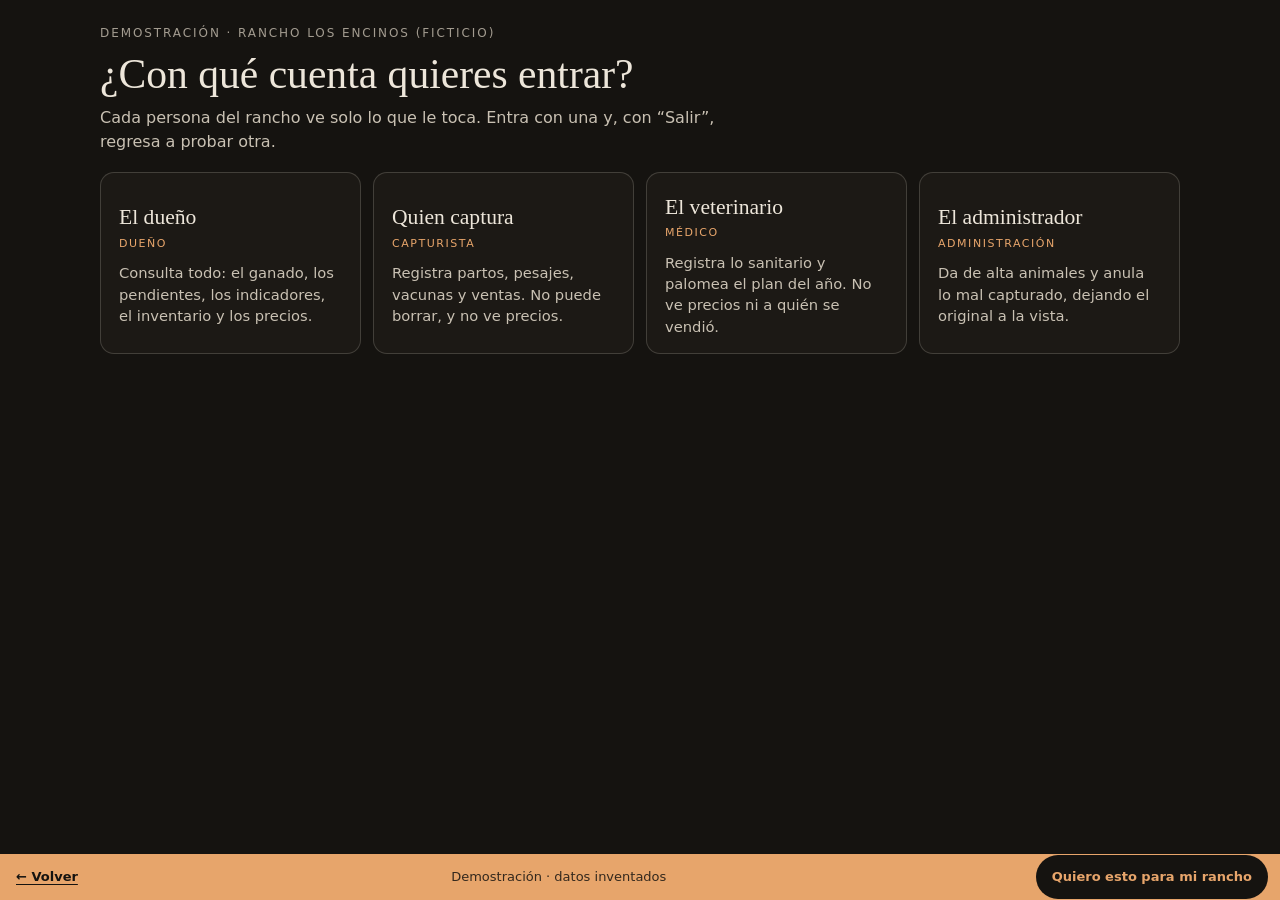
<file: demo/index.html>
<!doctype html>
<html lang="es">
  <head>
    <meta charset="UTF-8" />
    <meta name="viewport" content="width=device-width, initial-scale=1.0" />
    <meta name="robots" content="noindex, nofollow" />
    <meta name="referrer" content="no-referrer" />
    <meta http-equiv="Content-Security-Policy" content="default-src 'self'; script-src 'self'; style-src 'self' 'unsafe-inline'; img-src 'self' data: blob:; font-src 'self' data:; connect-src 'none'; object-src 'none'; base-uri 'none'; form-action 'none'">
    <link rel="stylesheet" href="./aviso-demo.css">
    <title>Demostración · rancho ficticio</title>
    <script type="module" crossorigin src="./assets/index-kv0QZiyF.js"></script>
    <link rel="stylesheet" crossorigin href="./assets/index-BUFvmD6X.css">
  </head>
  <body><div id="root"></div><p class="aviso-demo"><a id="volver" href="../">← Volver</a><span>Demostración · datos inventados</span><a id="quiero" class="aviso-demo__quiero" href="../#contacto">Quiero esto para mi rancho</a></p><script src="./volver.js" defer></script></body>
</html>
</file>
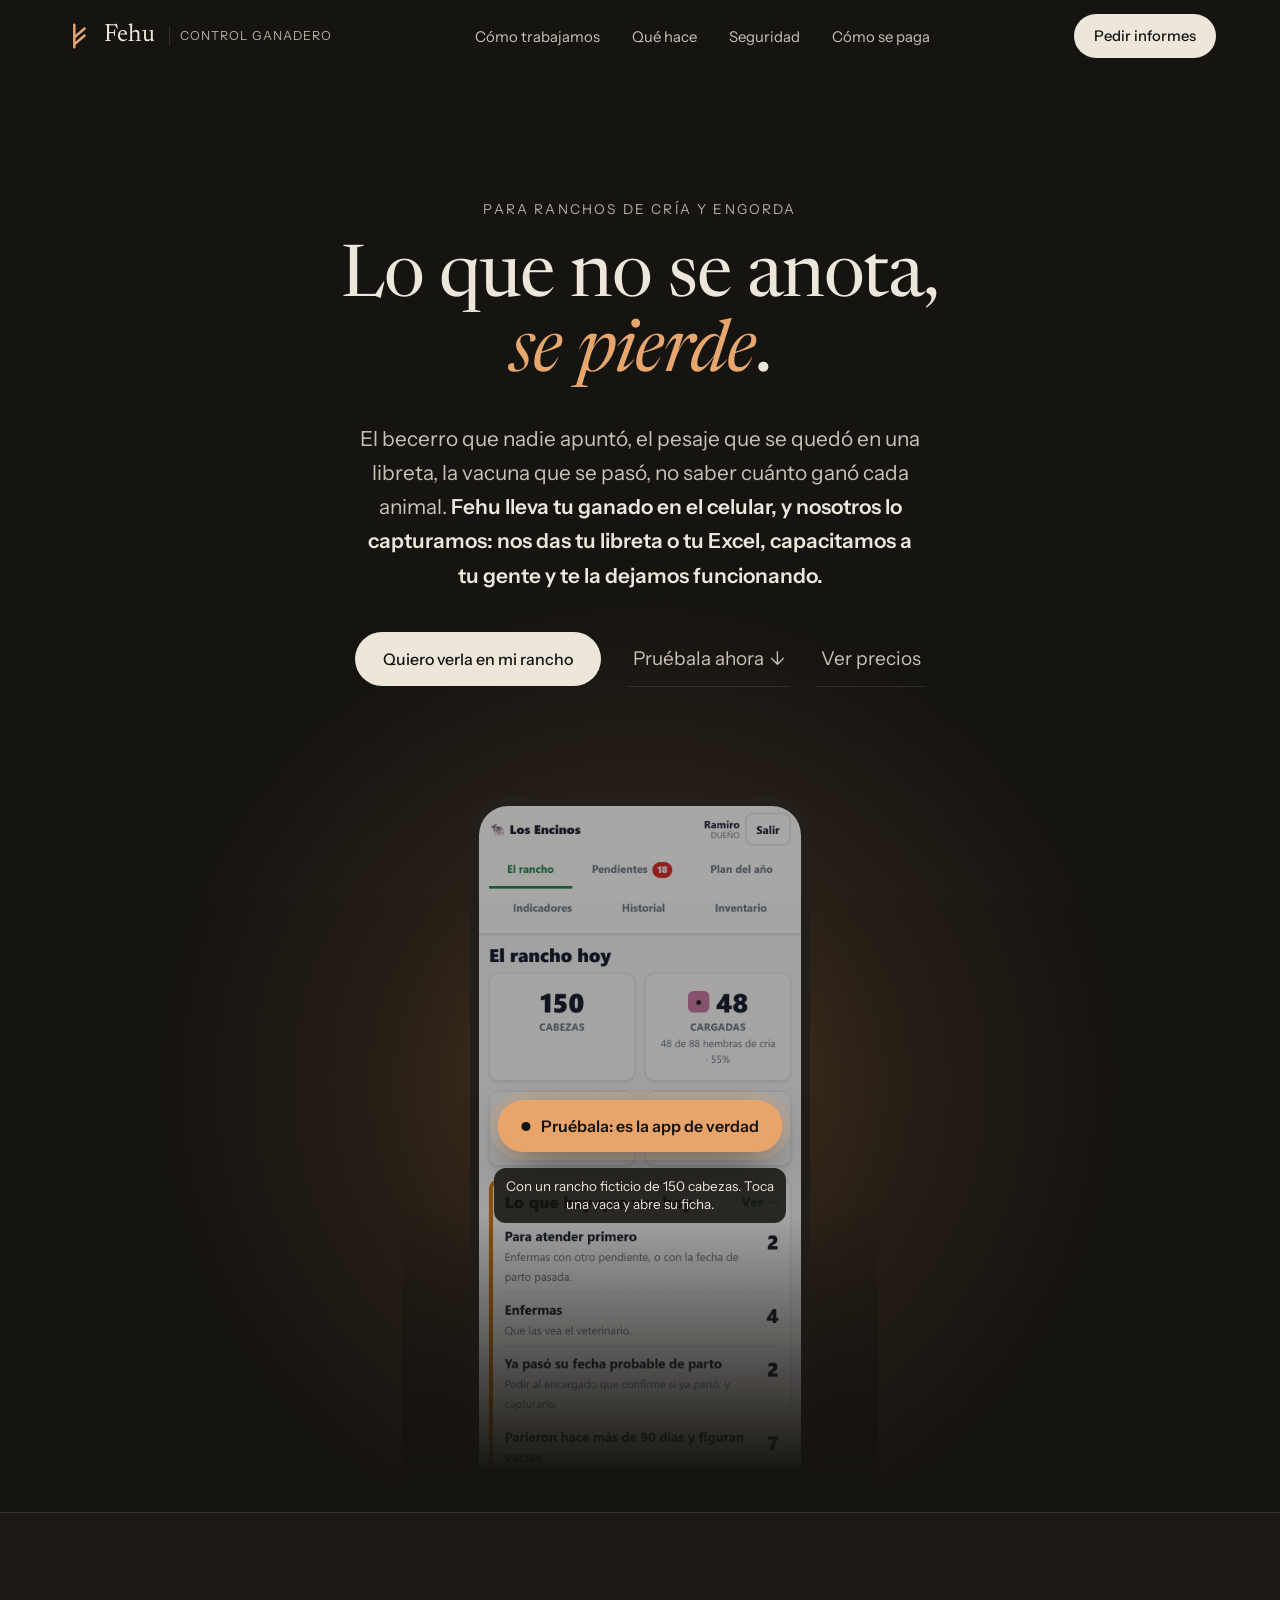
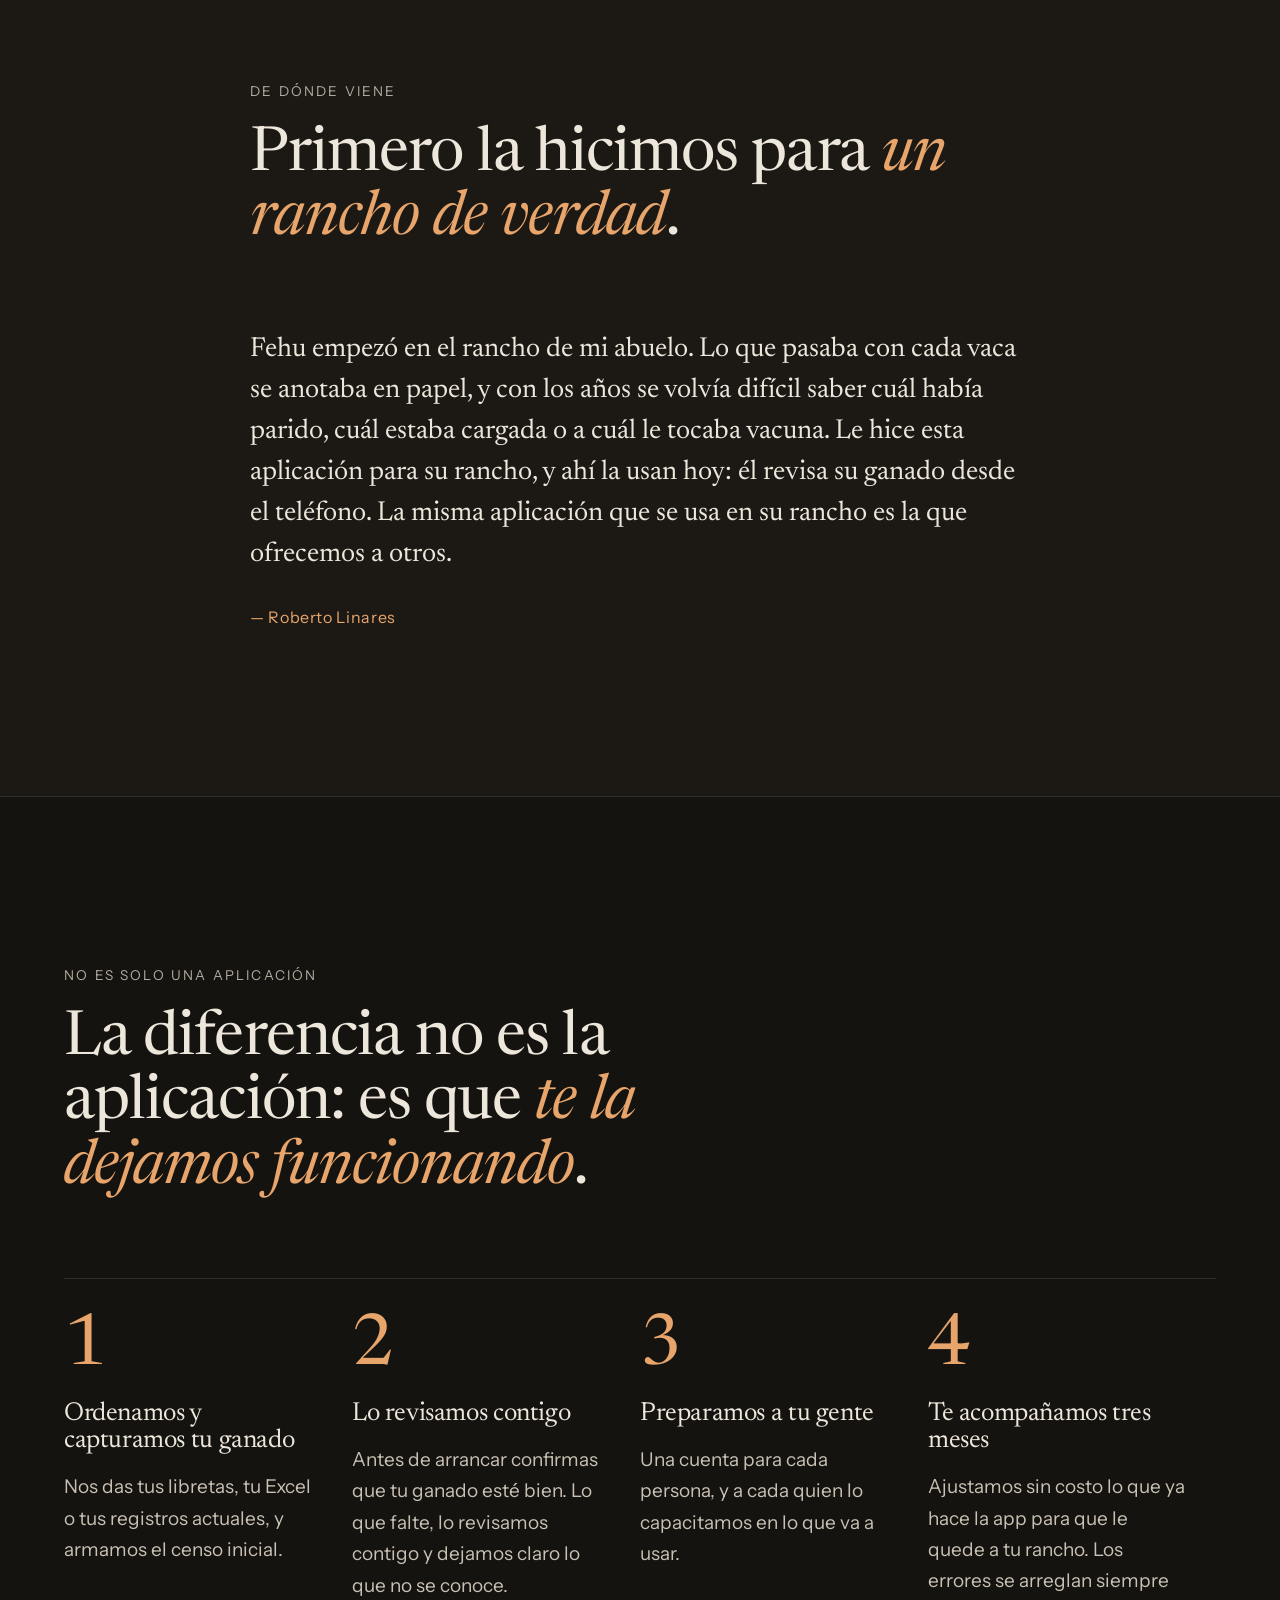
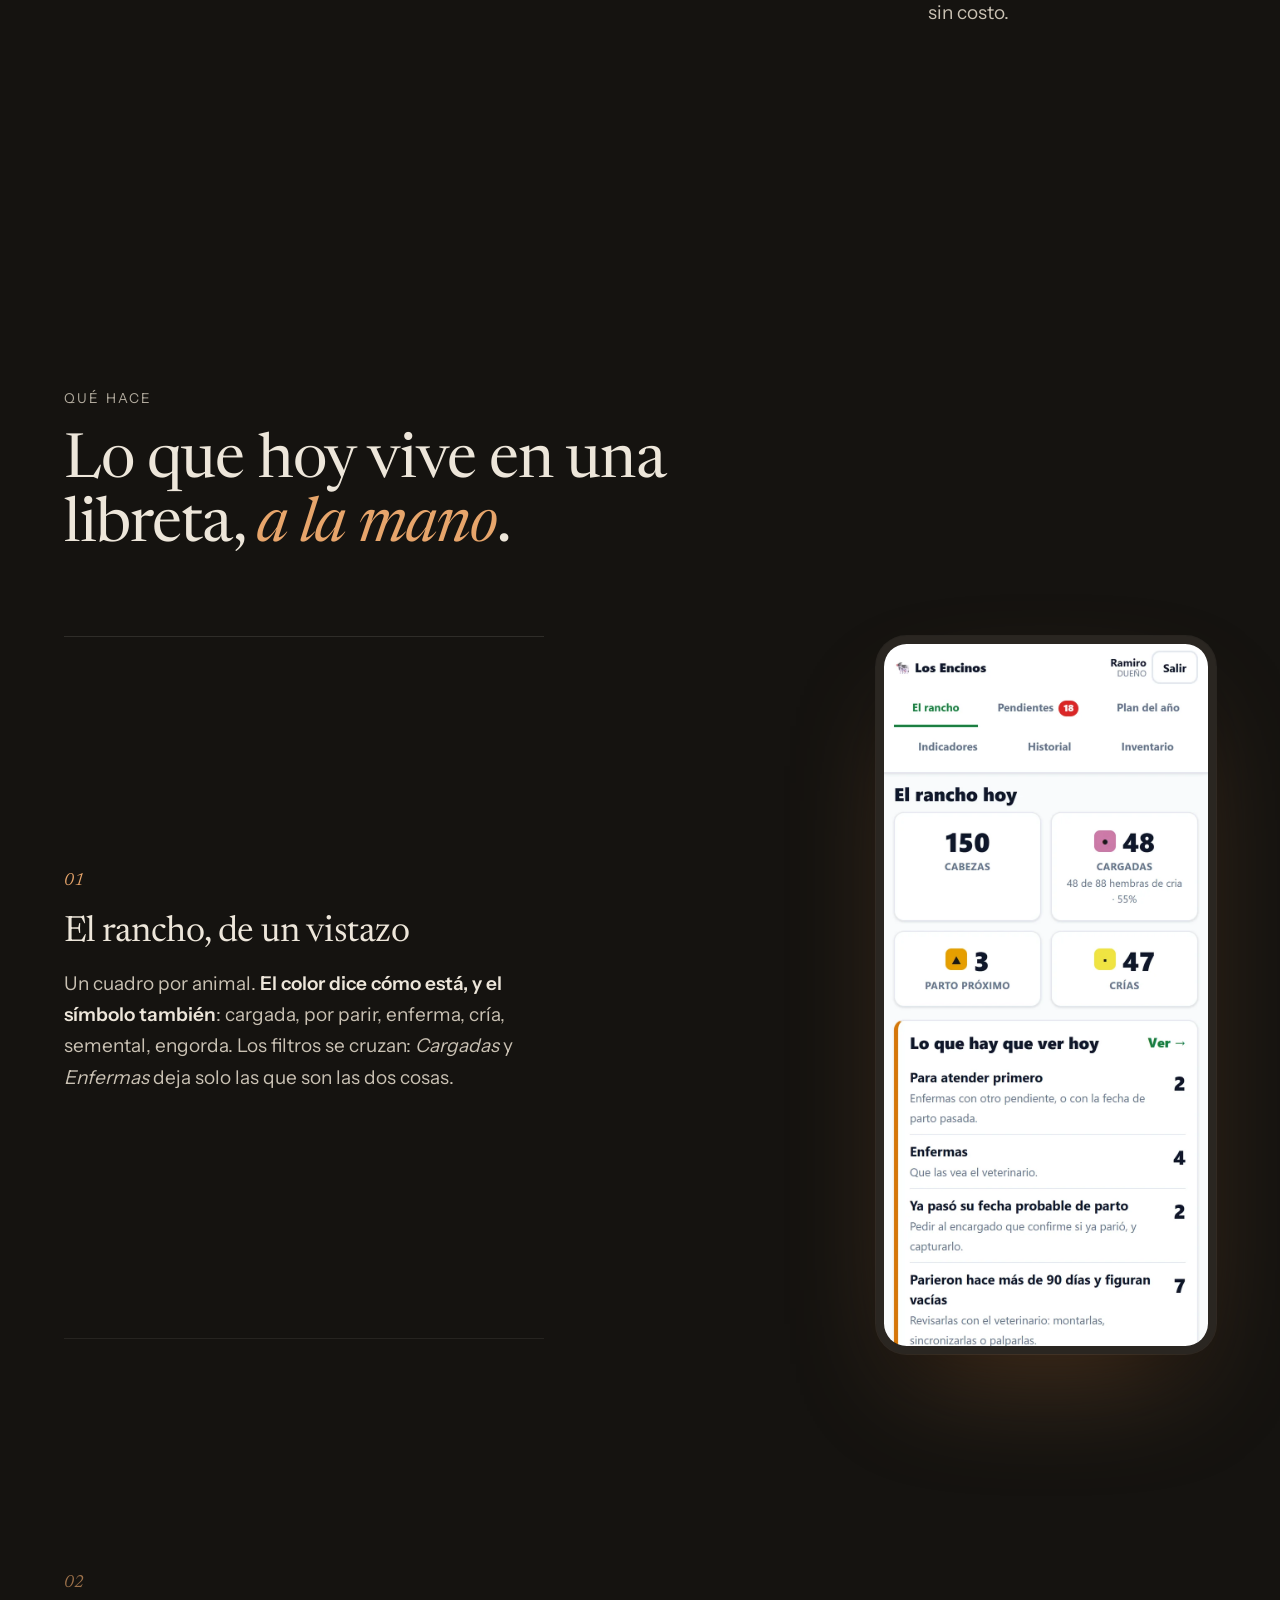
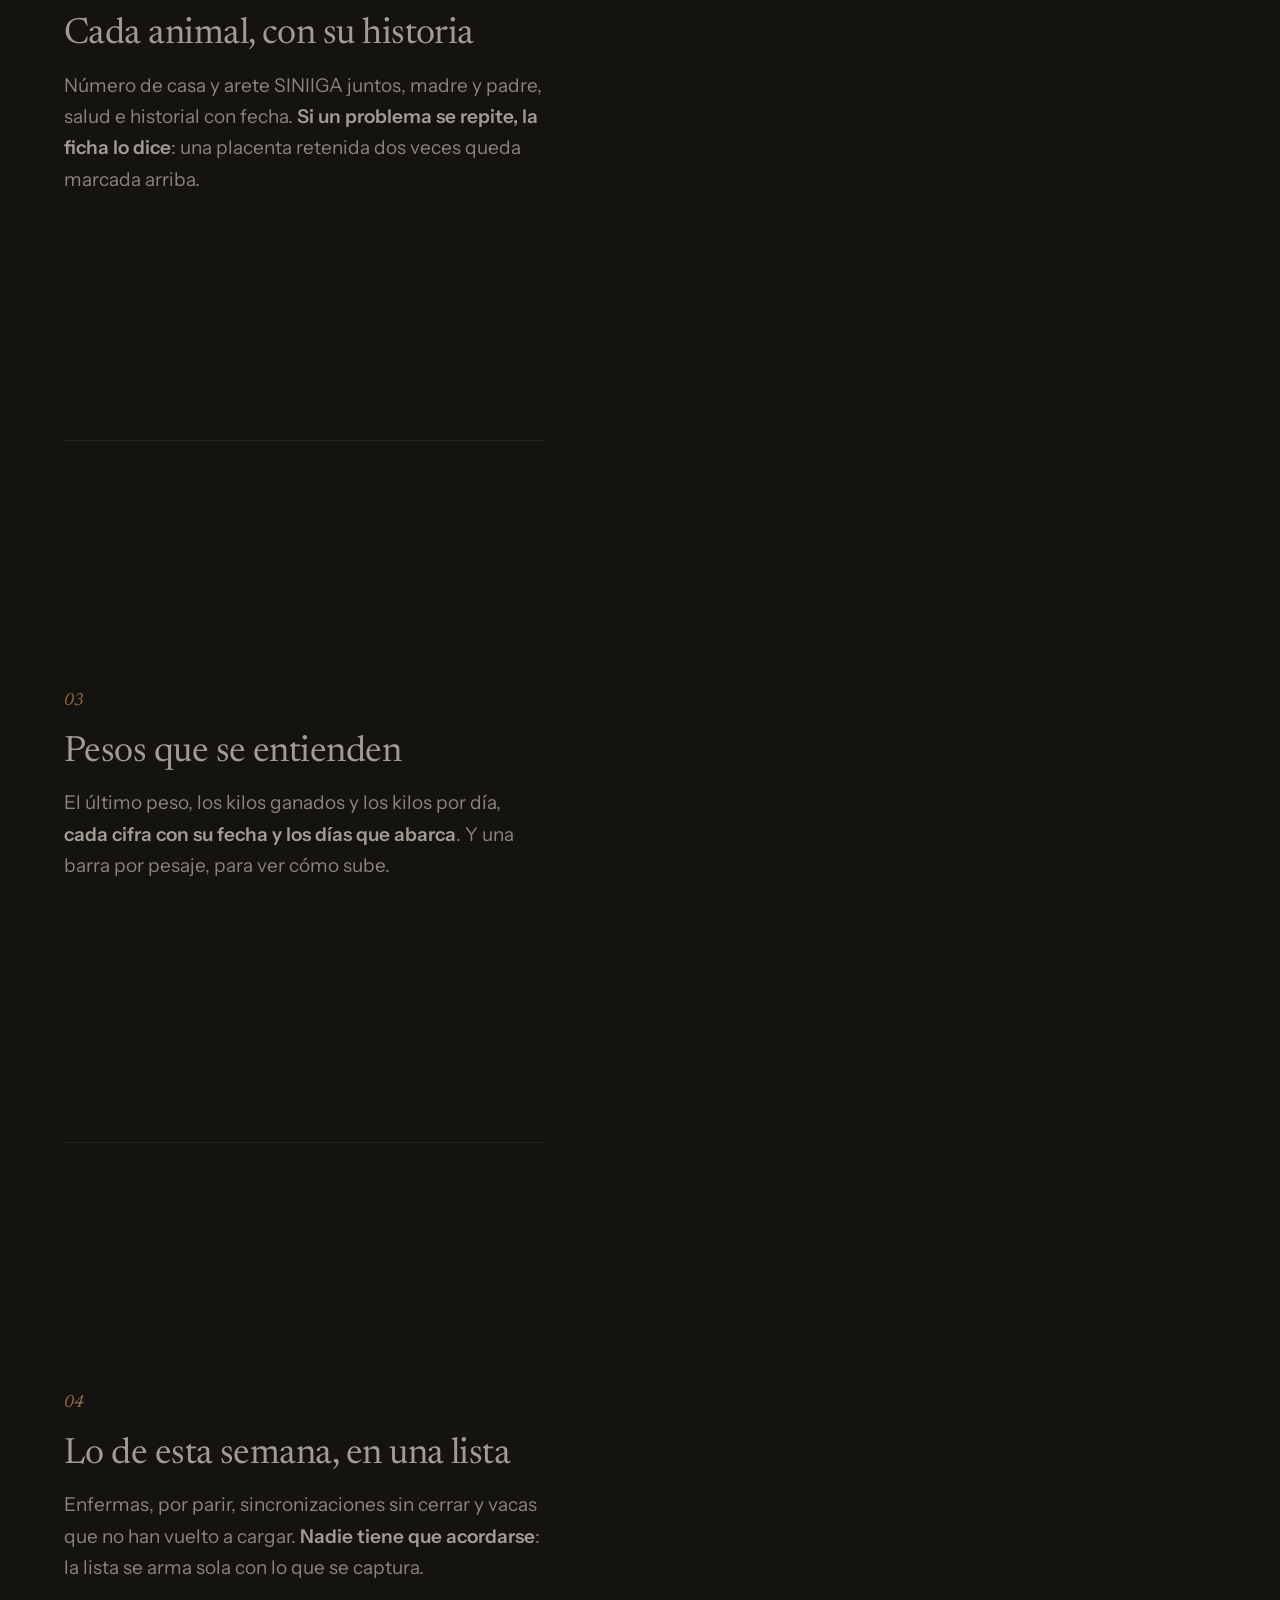
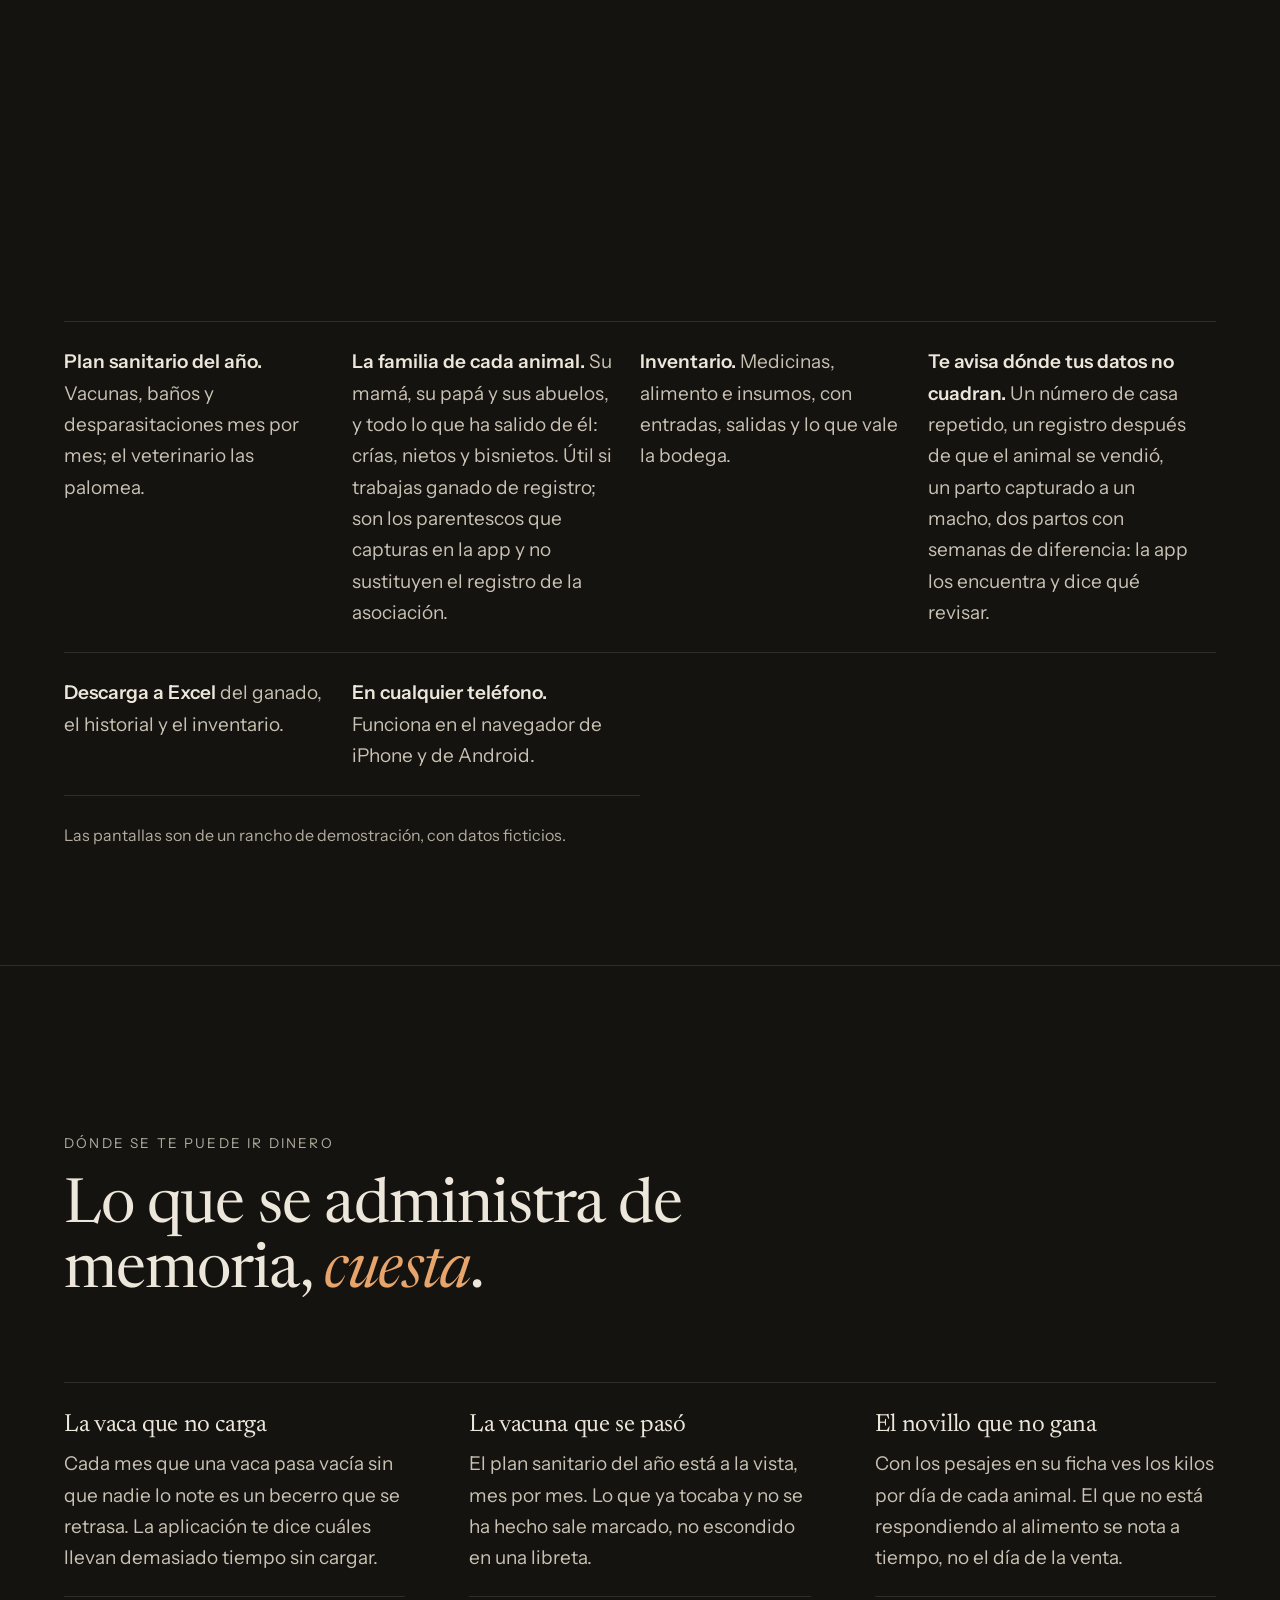
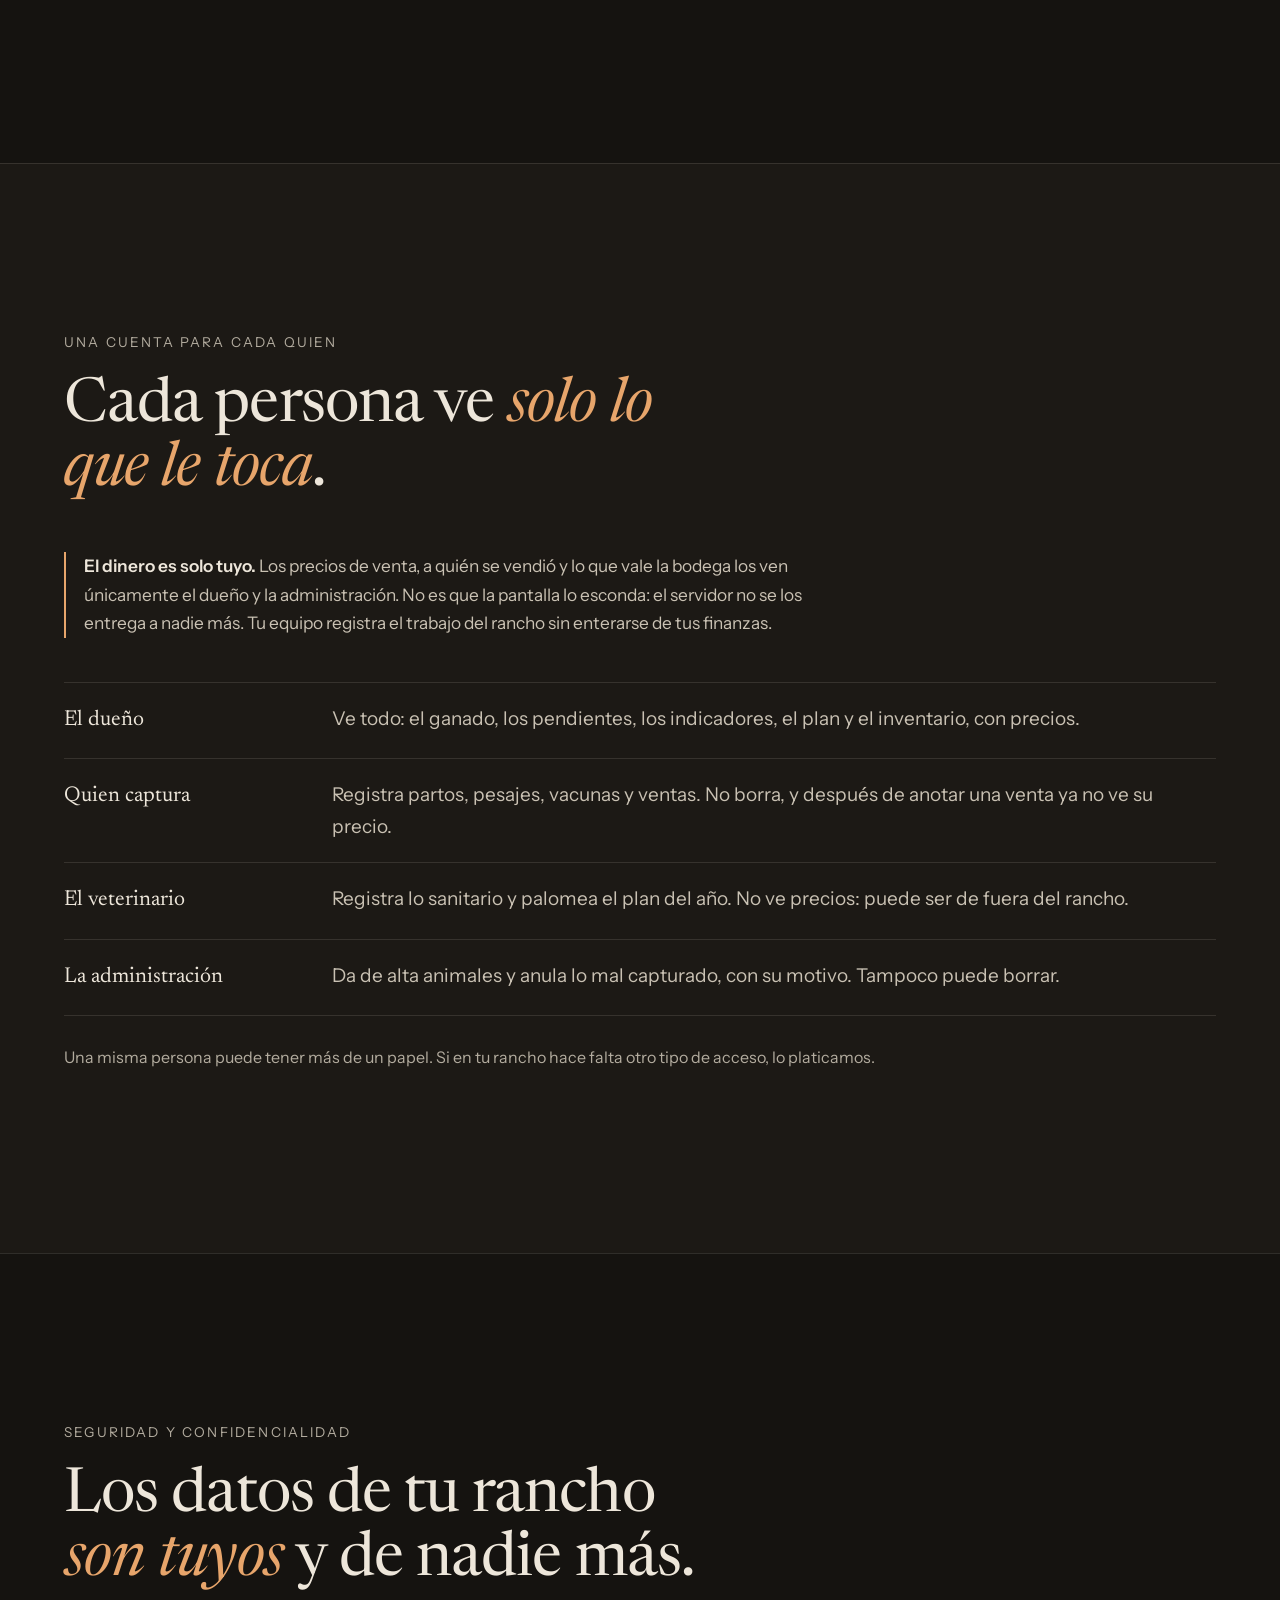
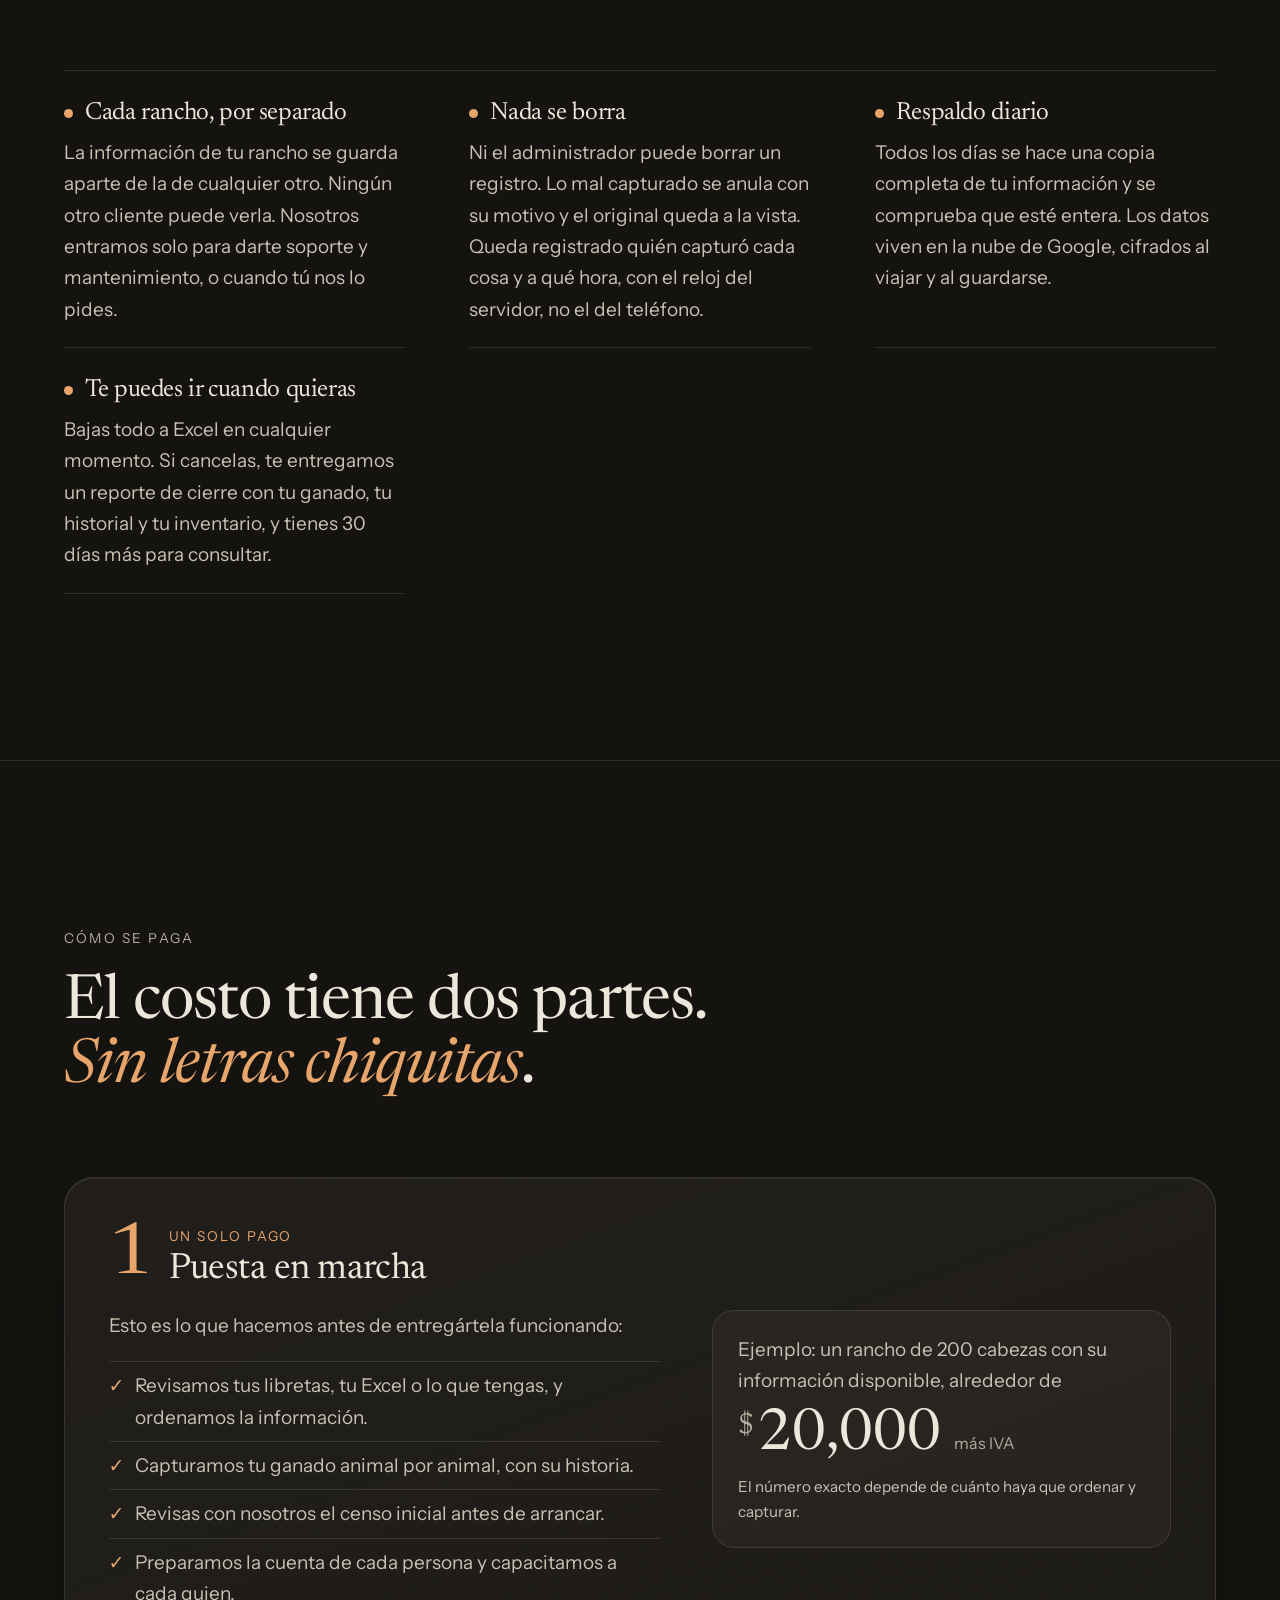
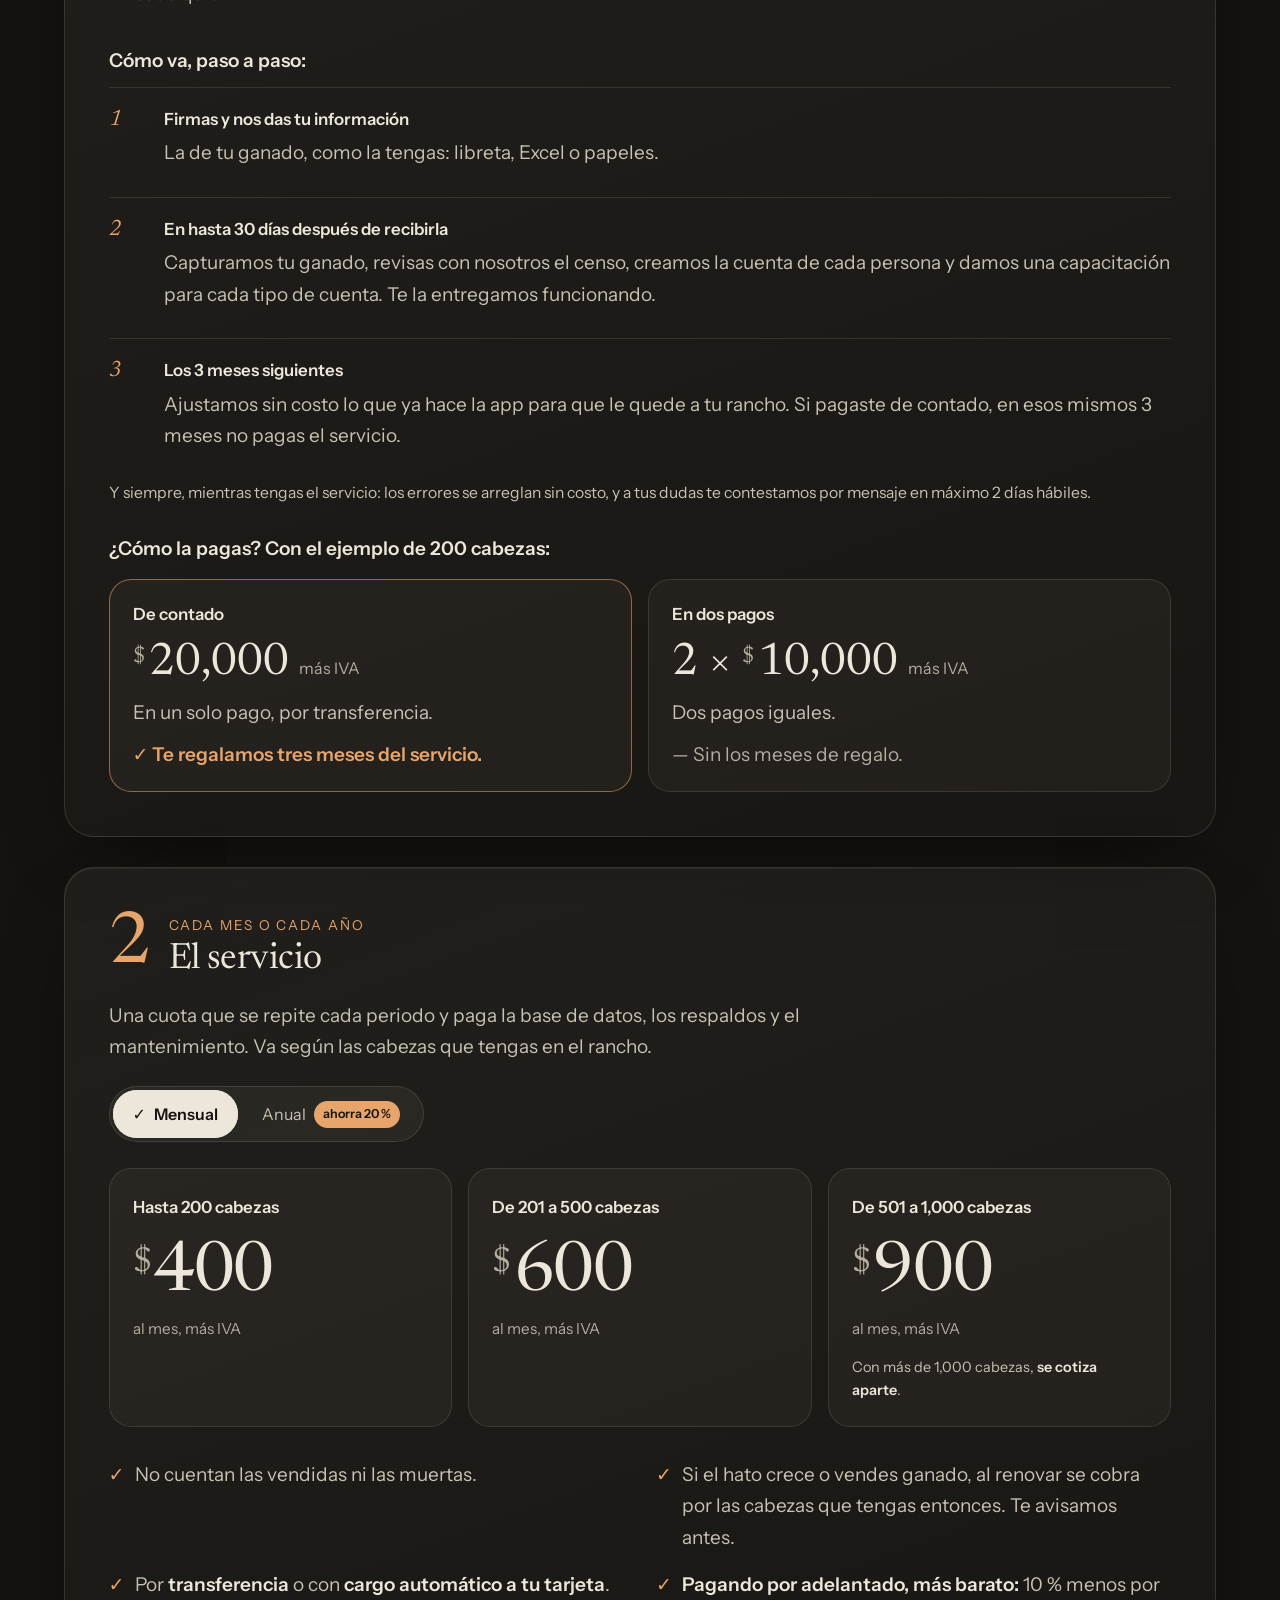
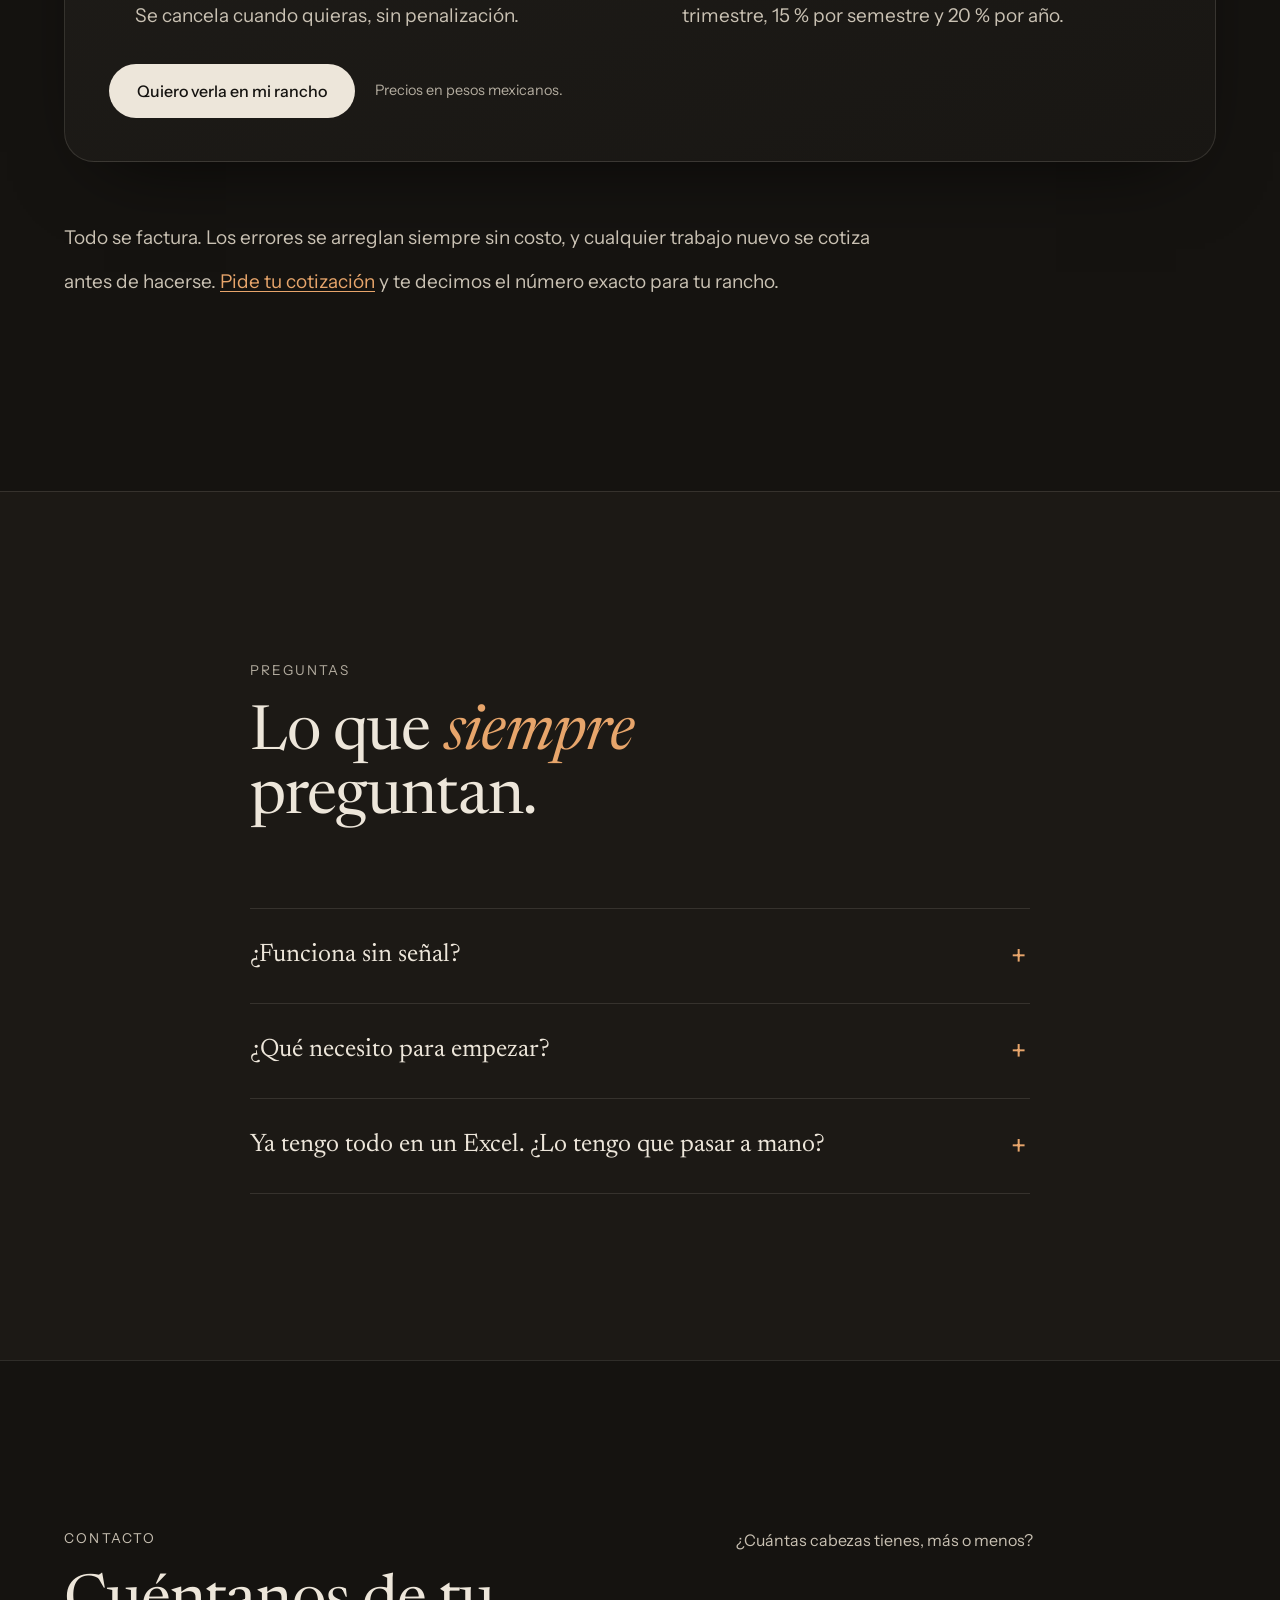
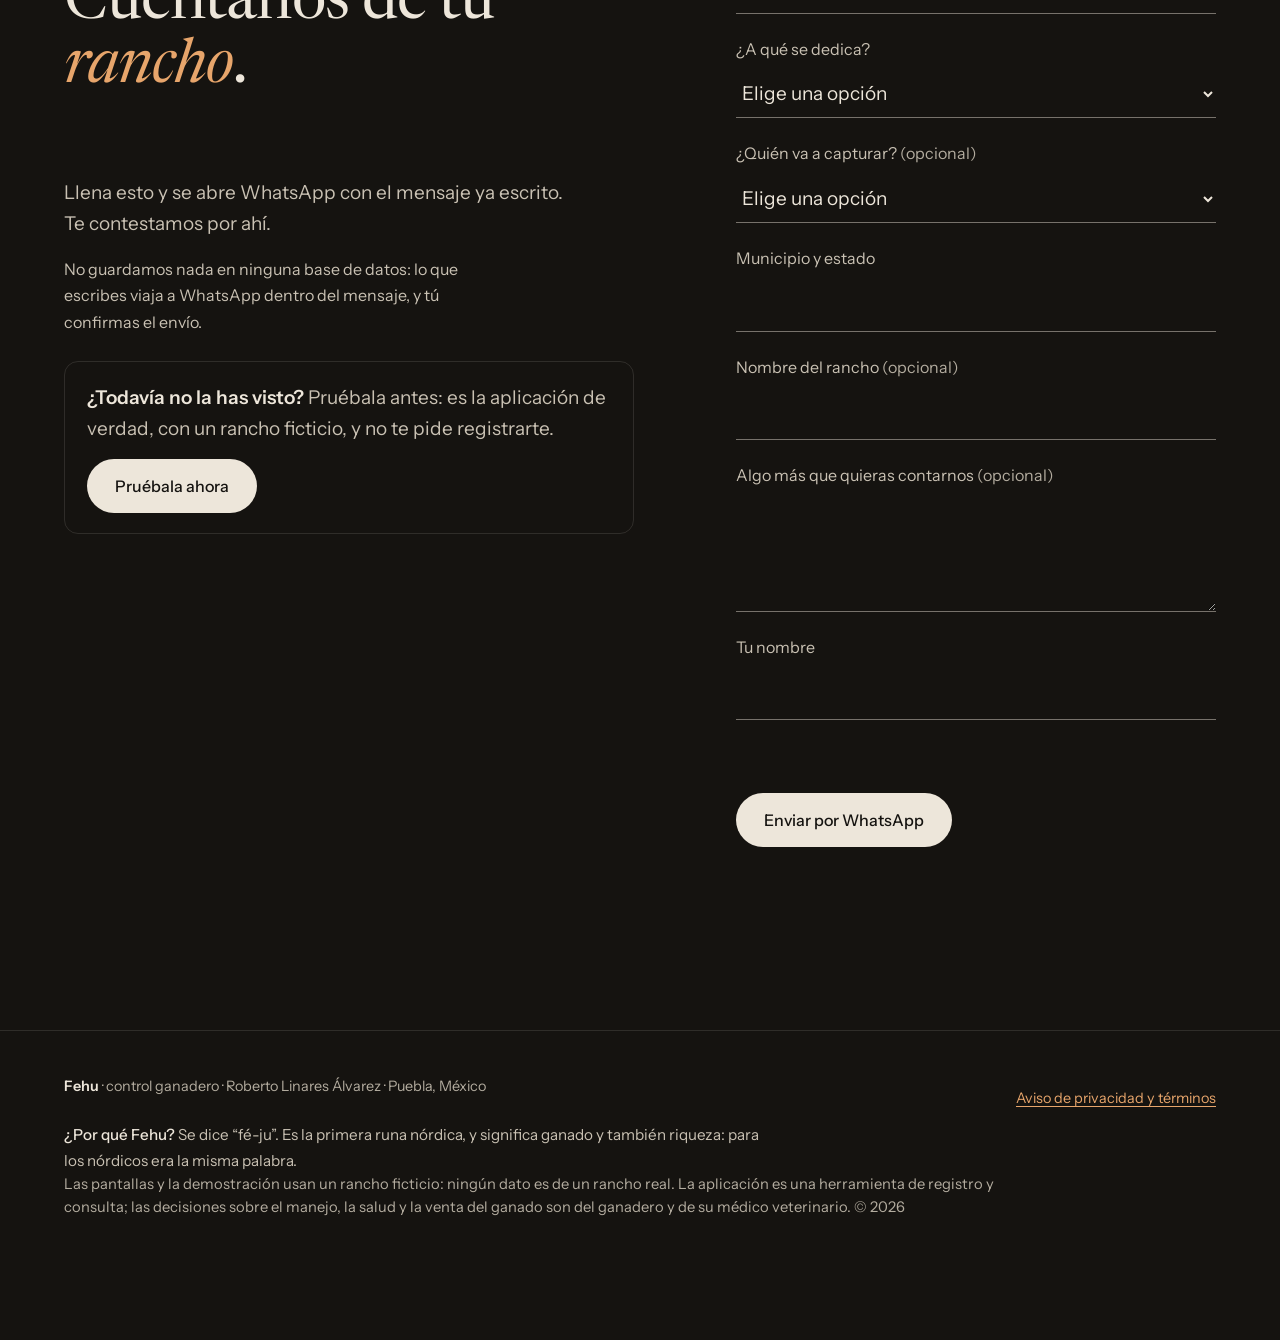
<file: fehu/index.html>
<!DOCTYPE html>
<html lang="es-MX">
<head>
<meta charset="utf-8">
<meta name="robots" content="noindex, nofollow">
<meta http-equiv="refresh" content="0; url=../">
<title>Fehu · Control ganadero para tu rancho</title>
<link rel="canonical" href="../">
</head>
<body>
<p>La página se mudó: <a href="../">Fehu · Control ganadero</a>.</p>
</body>
</html>
</file>
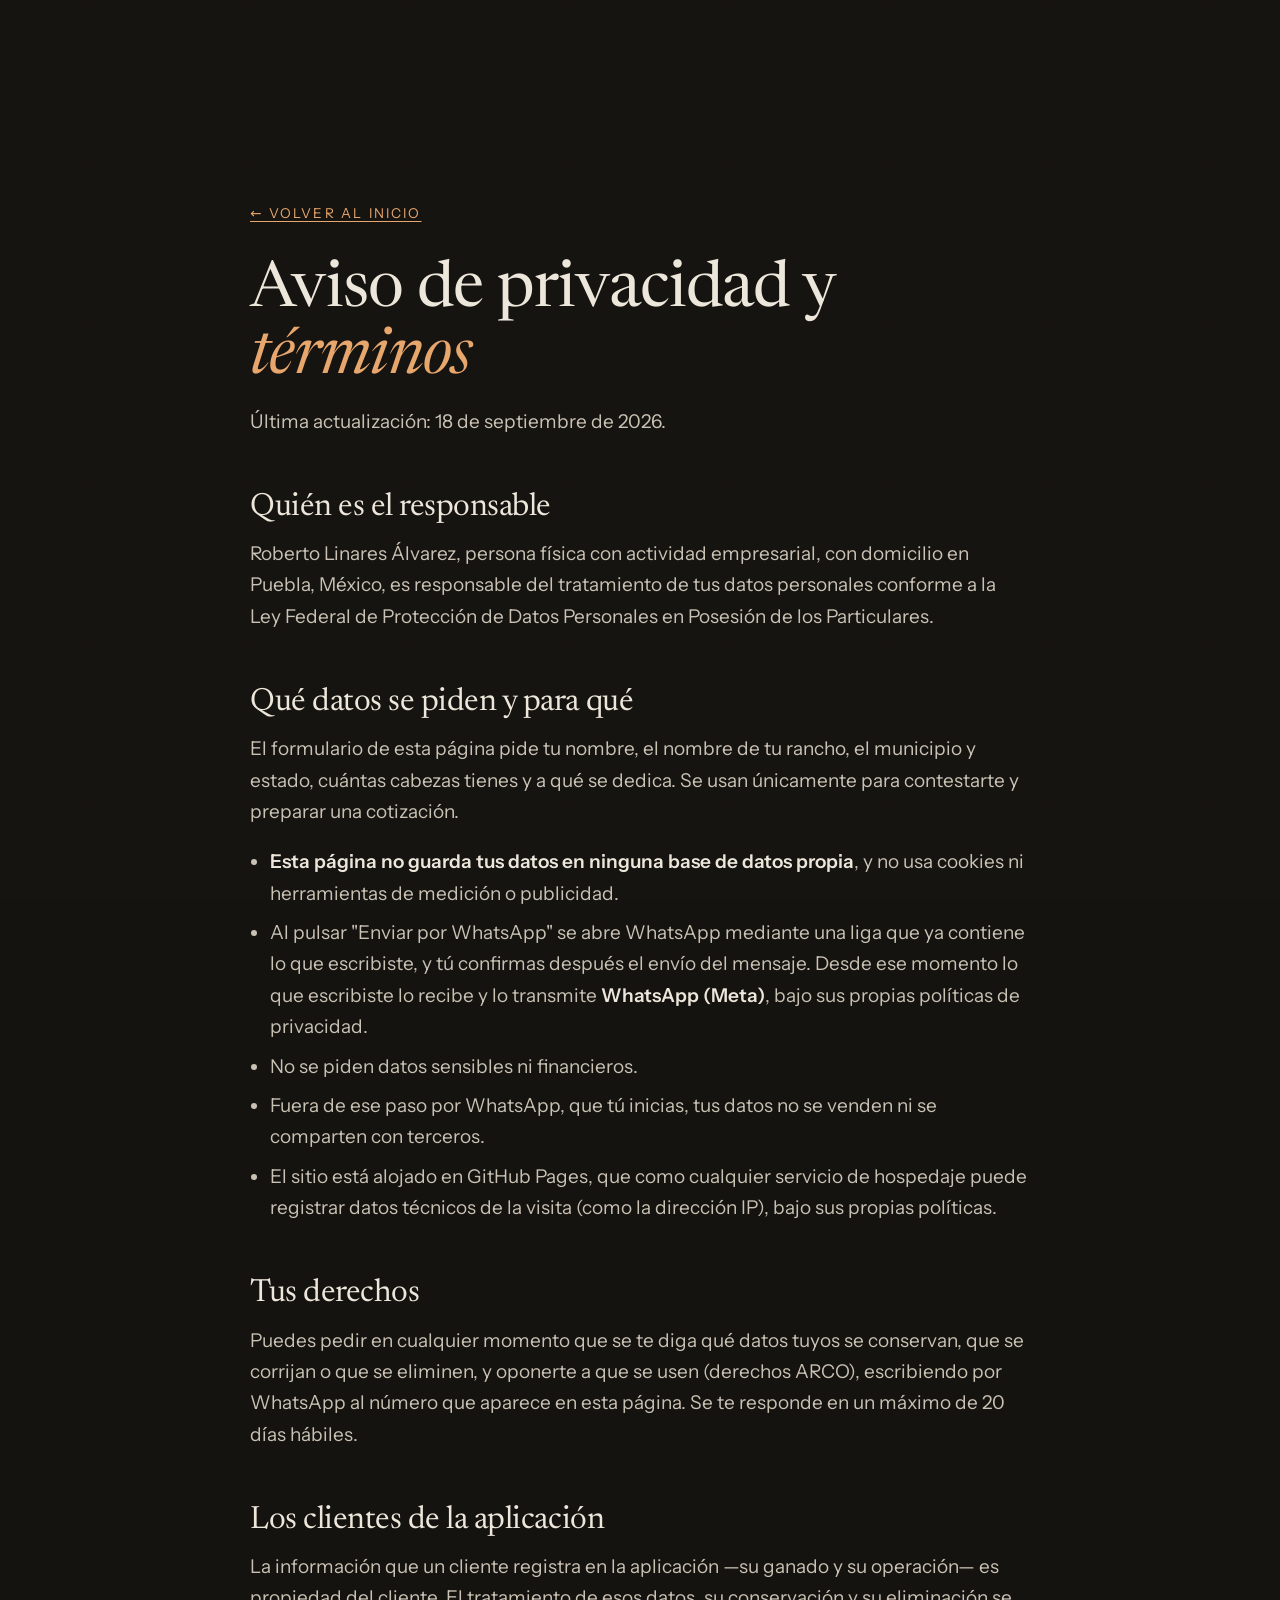
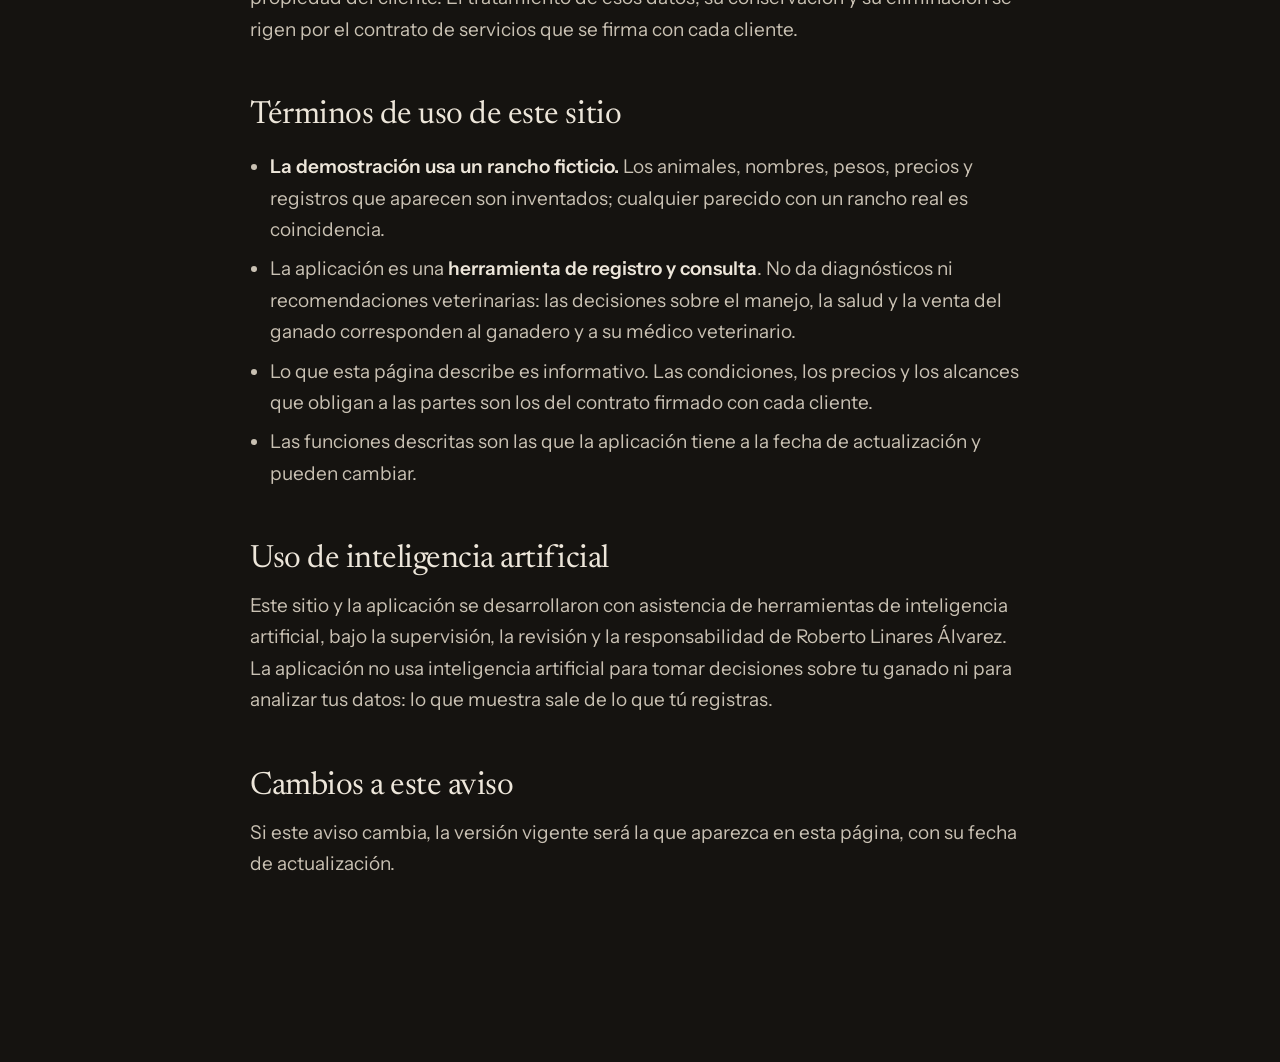
<file: privacidad.html>
<!DOCTYPE html>
<html lang="es-MX">
<head>
<meta charset="utf-8">
<meta name="viewport" content="width=device-width, initial-scale=1">
<meta http-equiv="Content-Security-Policy" content="default-src 'none'; style-src 'self'; font-src 'self'; img-src data:; base-uri 'none'; form-action 'none'">
<meta name="robots" content="noindex">
<title>Aviso de privacidad y términos · Fehu</title>
<link rel="icon" href="data:image/svg+xml,%3Csvg xmlns='http://www.w3.org/2000/svg' viewBox='0 0 32 32'%3E%3Crect width='32' height='32' rx='7' fill='%23151310'/%3E%3Ccircle cx='16' cy='16' r='9' fill='none' stroke='%23D08A4E' stroke-width='2.4'/%3E%3Ccircle cx='16' cy='16' r='3' fill='%23D08A4E'/%3E%3C/svg%3E">
<link rel="stylesheet" href="estilos.css?v=7">
</head>
<body>
<main class="legal">
  <div class="contenedor angosto">
    <p class="rotulo"><a class="liga-regreso" href="./">← Volver al inicio</a></p>
    <h1>Aviso de privacidad y <em>términos</em></h1>
    <p>Última actualización: 18 de septiembre de 2026.</p>

    <h2>Quién es el responsable</h2>
    <p>Roberto Linares Álvarez, persona física con actividad empresarial, con domicilio en Puebla, México, es responsable del tratamiento de tus datos personales conforme a la Ley Federal de Protección de Datos Personales en Posesión de los Particulares.</p>

    <h2>Qué datos se piden y para qué</h2>
    <p>El formulario de esta página pide tu nombre, el nombre de tu rancho, el municipio y estado, cuántas cabezas tienes y a qué se dedica. Se usan únicamente para contestarte y preparar una cotización.</p>
    <ul>
      <li><strong>Esta página no guarda tus datos en ninguna base de datos propia</strong>, y no usa cookies ni herramientas de medición o publicidad.</li>
      <li>Al pulsar "Enviar por WhatsApp" se abre WhatsApp mediante una liga que ya contiene lo que escribiste, y tú confirmas después el envío del mensaje. Desde ese momento lo que escribiste lo recibe y lo transmite <strong>WhatsApp (Meta)</strong>, bajo sus propias políticas de privacidad.</li>
      <li>No se piden datos sensibles ni financieros.</li>
      <li>Fuera de ese paso por WhatsApp, que tú inicias, tus datos no se venden ni se comparten con terceros.</li>
      <li>El sitio está alojado en GitHub Pages, que como cualquier servicio de hospedaje puede registrar datos técnicos de la visita (como la dirección IP), bajo sus propias políticas.</li>
    </ul>

    <h2>Tus derechos</h2>
    <p>Puedes pedir en cualquier momento que se te diga qué datos tuyos se conservan, que se corrijan o que se eliminen, y oponerte a que se usen (derechos ARCO), escribiendo por WhatsApp al número que aparece en esta página. Se te responde en un máximo de 20 días hábiles.</p>

    <h2>Los clientes de la aplicación</h2>
    <p>La información que un cliente registra en la aplicación —su ganado y su operación— es propiedad del cliente. El tratamiento de esos datos, su conservación y su eliminación se rigen por el contrato de servicios que se firma con cada cliente.</p>

    <h2>Términos de uso de este sitio</h2>
    <ul>
      <li><strong>La demostración usa un rancho ficticio.</strong> Los animales, nombres, pesos, precios y registros que aparecen son inventados; cualquier parecido con un rancho real es coincidencia.</li>
      <li>La aplicación es una <strong>herramienta de registro y consulta</strong>. No da diagnósticos ni recomendaciones veterinarias: las decisiones sobre el manejo, la salud y la venta del ganado corresponden al ganadero y a su médico veterinario.</li>
      <li>Lo que esta página describe es informativo. Las condiciones, los precios y los alcances que obligan a las partes son los del contrato firmado con cada cliente.</li>
      <li>Las funciones descritas son las que la aplicación tiene a la fecha de actualización y pueden cambiar.</li>
    </ul>

    <h2>Uso de inteligencia artificial</h2>
    <p>Este sitio y la aplicación se desarrollaron con asistencia de herramientas de inteligencia artificial, bajo la supervisión, la revisión y la responsabilidad de Roberto Linares Álvarez. La aplicación no usa inteligencia artificial para tomar decisiones sobre tu ganado ni para analizar tus datos: lo que muestra sale de lo que tú registras.</p>

    <h2>Cambios a este aviso</h2>
    <p>Si este aviso cambia, la versión vigente será la que aparezca en esta página, con su fecha de actualización.</p>
  </div>
</main>
</body>
</html>
</file>
<file: estilos.css>
/* ============================================================
   TIPOGRAFÍAS AUTOALOJADAS — Newsreader e Instrument Sans
   Licencia SIL Open Font License. Antes venían de Google Fonts;
   se bajaron a assets/fuentes/ para no mandarle la IP de cada
   visita a Google (la página dice "no guardamos nada") y para
   que cargue mejor con mala señal. Solo los subconjuntos latin y
   latin-ext (el resto de idiomas no hace falta aquí).
   ============================================================ */
@font-face {
  font-family: 'Instrument Sans';
  font-style: normal;
  font-weight: 600;
  font-display: swap;
  src: url("assets/fuentes/instrument-sans-normal-latin.woff2") format('woff2');
  unicode-range: U+0000-00FF, U+0131, U+0152-0153, U+02BB-02BC, U+02C6, U+02DA, U+02DC, U+0304, U+0308, U+0329, U+2000-206F, U+20AC, U+2122, U+2191, U+2193, U+2212, U+2215, U+FEFF, U+FFFD;
}
@font-face {
  font-family: 'Instrument Sans';
  font-style: normal;
  font-weight: 600;
  font-display: swap;
  src: url("assets/fuentes/instrument-sans-normal-latin-ext.woff2") format('woff2');
  unicode-range: U+0100-02BA, U+02BD-02C5, U+02C7-02CC, U+02CE-02D7, U+02DD-02FF, U+0304, U+0308, U+0329, U+1D00-1DBF, U+1E00-1E9F, U+1EF2-1EFF, U+2020, U+20A0-20AB, U+20AD-20C0, U+2113, U+2C60-2C7F, U+A720-A7FF;
}
@font-face {
  font-family: 'Instrument Sans';
  font-style: normal;
  font-weight: 500;
  font-display: swap;
  src: url("assets/fuentes/instrument-sans-normal-latin.woff2") format('woff2');
  unicode-range: U+0000-00FF, U+0131, U+0152-0153, U+02BB-02BC, U+02C6, U+02DA, U+02DC, U+0304, U+0308, U+0329, U+2000-206F, U+20AC, U+2122, U+2191, U+2193, U+2212, U+2215, U+FEFF, U+FFFD;
}
@font-face {
  font-family: 'Instrument Sans';
  font-style: normal;
  font-weight: 500;
  font-display: swap;
  src: url("assets/fuentes/instrument-sans-normal-latin-ext.woff2") format('woff2');
  unicode-range: U+0100-02BA, U+02BD-02C5, U+02C7-02CC, U+02CE-02D7, U+02DD-02FF, U+0304, U+0308, U+0329, U+1D00-1DBF, U+1E00-1E9F, U+1EF2-1EFF, U+2020, U+20A0-20AB, U+20AD-20C0, U+2113, U+2C60-2C7F, U+A720-A7FF;
}
@font-face {
  font-family: 'Instrument Sans';
  font-style: normal;
  font-weight: 400;
  font-display: swap;
  src: url("assets/fuentes/instrument-sans-normal-latin.woff2") format('woff2');
  unicode-range: U+0000-00FF, U+0131, U+0152-0153, U+02BB-02BC, U+02C6, U+02DA, U+02DC, U+0304, U+0308, U+0329, U+2000-206F, U+20AC, U+2122, U+2191, U+2193, U+2212, U+2215, U+FEFF, U+FFFD;
}
@font-face {
  font-family: 'Instrument Sans';
  font-style: normal;
  font-weight: 400;
  font-display: swap;
  src: url("assets/fuentes/instrument-sans-normal-latin-ext.woff2") format('woff2');
  unicode-range: U+0100-02BA, U+02BD-02C5, U+02C7-02CC, U+02CE-02D7, U+02DD-02FF, U+0304, U+0308, U+0329, U+1D00-1DBF, U+1E00-1E9F, U+1EF2-1EFF, U+2020, U+20A0-20AB, U+20AD-20C0, U+2113, U+2C60-2C7F, U+A720-A7FF;
}
@font-face {
  font-family: 'Newsreader';
  font-style: italic;
  font-weight: 500;
  font-display: swap;
  src: url("assets/fuentes/newsreader-italic-latin.woff2") format('woff2');
  unicode-range: U+0000-00FF, U+0131, U+0152-0153, U+02BB-02BC, U+02C6, U+02DA, U+02DC, U+0304, U+0308, U+0329, U+2000-206F, U+20AC, U+2122, U+2191, U+2193, U+2212, U+2215, U+FEFF, U+FFFD;
}
@font-face {
  font-family: 'Newsreader';
  font-style: italic;
  font-weight: 500;
  font-display: swap;
  src: url("assets/fuentes/newsreader-italic-latin-ext.woff2") format('woff2');
  unicode-range: U+0100-02BA, U+02BD-02C5, U+02C7-02CC, U+02CE-02D7, U+02DD-02FF, U+0304, U+0308, U+0329, U+1D00-1DBF, U+1E00-1E9F, U+1EF2-1EFF, U+2020, U+20A0-20AB, U+20AD-20C0, U+2113, U+2C60-2C7F, U+A720-A7FF;
}
@font-face {
  font-family: 'Newsreader';
  font-style: italic;
  font-weight: 400;
  font-display: swap;
  src: url("assets/fuentes/newsreader-italic-latin.woff2") format('woff2');
  unicode-range: U+0000-00FF, U+0131, U+0152-0153, U+02BB-02BC, U+02C6, U+02DA, U+02DC, U+0304, U+0308, U+0329, U+2000-206F, U+20AC, U+2122, U+2191, U+2193, U+2212, U+2215, U+FEFF, U+FFFD;
}
@font-face {
  font-family: 'Newsreader';
  font-style: italic;
  font-weight: 400;
  font-display: swap;
  src: url("assets/fuentes/newsreader-italic-latin-ext.woff2") format('woff2');
  unicode-range: U+0100-02BA, U+02BD-02C5, U+02C7-02CC, U+02CE-02D7, U+02DD-02FF, U+0304, U+0308, U+0329, U+1D00-1DBF, U+1E00-1E9F, U+1EF2-1EFF, U+2020, U+20A0-20AB, U+20AD-20C0, U+2113, U+2C60-2C7F, U+A720-A7FF;
}
@font-face {
  font-family: 'Newsreader';
  font-style: normal;
  font-weight: 500;
  font-display: swap;
  src: url("assets/fuentes/newsreader-normal-latin.woff2") format('woff2');
  unicode-range: U+0000-00FF, U+0131, U+0152-0153, U+02BB-02BC, U+02C6, U+02DA, U+02DC, U+0304, U+0308, U+0329, U+2000-206F, U+20AC, U+2122, U+2191, U+2193, U+2212, U+2215, U+FEFF, U+FFFD;
}
@font-face {
  font-family: 'Newsreader';
  font-style: normal;
  font-weight: 500;
  font-display: swap;
  src: url("assets/fuentes/newsreader-normal-latin-ext.woff2") format('woff2');
  unicode-range: U+0100-02BA, U+02BD-02C5, U+02C7-02CC, U+02CE-02D7, U+02DD-02FF, U+0304, U+0308, U+0329, U+1D00-1DBF, U+1E00-1E9F, U+1EF2-1EFF, U+2020, U+20A0-20AB, U+20AD-20C0, U+2113, U+2C60-2C7F, U+A720-A7FF;
}
@font-face {
  font-family: 'Newsreader';
  font-style: normal;
  font-weight: 400;
  font-display: swap;
  src: url("assets/fuentes/newsreader-normal-latin.woff2") format('woff2');
  unicode-range: U+0000-00FF, U+0131, U+0152-0153, U+02BB-02BC, U+02C6, U+02DA, U+02DC, U+0304, U+0308, U+0329, U+2000-206F, U+20AC, U+2122, U+2191, U+2193, U+2212, U+2215, U+FEFF, U+FFFD;
}
@font-face {
  font-family: 'Newsreader';
  font-style: normal;
  font-weight: 400;
  font-display: swap;
  src: url("assets/fuentes/newsreader-normal-latin-ext.woff2") format('woff2');
  unicode-range: U+0100-02BA, U+02BD-02C5, U+02C7-02CC, U+02CE-02D7, U+02DD-02FF, U+0304, U+0308, U+0329, U+1D00-1DBF, U+1E00-1E9F, U+1EF2-1EFF, U+2020, U+20A0-20AB, U+20AD-20C0, U+2113, U+2C60-2C7F, U+A720-A7FF;
}

/* ============================================================
   SISTEMA DE DISEÑO — "tierra de noche"
   Inspiración: páginas de producto oscuras y cinematográficas (un solo
   objeto iluminado, tipografía grande y fina, mucho aire). Llevado al
   rancho: fondo de tierra de noche, luz ámbar de lámpara, nada de neón.
   Nada de #FFF ni #000. Contrastes medidos para AA sobre el fondo.
   ============================================================ */
:root {
  --noche: #151310;          /* fondo */
  --noche-2: #1C1915;        /* fondo alterno */
  --hueso: #EDE6DA;          /* texto */
  --hueso-suave: #C9C1B3;    /* texto secundario (≈11:1) */
  --gris: #B3AC9F;           /* notas (≈8.5:1; más claro para leer al sol) */
  --linea: rgba(var(--hueso-rgb), .12);
  --ambar: #D08A4E;          /* acento: luz de lámpara — escaso */
  --ambar-claro: #E7A56B;
  --ambar-claro-rgb: 231, 165, 107; /* el mismo ámbar claro, para rgba() */
  --hueso-rgb: 237, 230, 218;        /* el mismo hueso, para rgba() */
  --boton: #EDE6DA;          /* botón principal: hueso sobre noche */
  --boton-texto: #151310;

  --serif: 'Newsreader', Georgia, serif;
  --sans: 'Instrument Sans', system-ui, sans-serif;
  --aire: clamp(96px, 13vw, 190px);
}

*, *::before, *::after { box-sizing: border-box; }
html { scroll-behavior: smooth; -webkit-text-size-adjust: 100%; background: var(--noche); }
@media (prefers-reduced-motion: reduce) { html { scroll-behavior: auto; } }
body {
  margin: 0; background: var(--noche); color: var(--hueso);
  font-family: var(--sans); font-size: clamp(1.0625rem, 1rem + .25vw, 1.1875rem); line-height: 1.65;
  overflow-x: hidden;
}
/* Grano finísimo encima de todo: le quita lo "plano de pantalla". */
body::after {
  content: ''; position: fixed; inset: 0; pointer-events: none; z-index: 90; opacity: .07; mix-blend-mode: overlay;
  background-image: url("data:image/svg+xml,%3Csvg xmlns='http://www.w3.org/2000/svg' width='160' height='160'%3E%3Cfilter id='g'%3E%3CfeTurbulence type='fractalNoise' baseFrequency='.85' numOctaves='3' stitchTiles='stitch'/%3E%3C/filter%3E%3Crect width='100%25' height='100%25' filter='url(%23g)'/%3E%3C/svg%3E");
}
img { max-width: 100%; height: auto; display: block; }
figure { margin: 0; }
a { color: inherit; }
:focus-visible { outline: 2px solid var(--ambar-claro); outline-offset: 4px; border-radius: 4px; }
::selection { background: var(--ambar); color: var(--noche); }

.contenedor { width: min(1160px, 90%); margin: 0 auto; }
.angosto { max-width: 780px; }
.oculto-visual { position: absolute; width: 1px; height: 1px; overflow: hidden; clip: rect(0 0 0 0); white-space: nowrap; }
.saltar { position: absolute; left: -9999px; top: 8px; background: var(--hueso); color: var(--noche); padding: 8px 14px; border-radius: 8px; z-index: 100; }
.saltar:focus { left: 8px; }

/* ---------- Tipografía ---------- */
h1, h2, h3 { font-family: var(--serif); font-weight: 400; letter-spacing: -.015em; line-height: 1.04; margin: 0; }
h1 { font-size: clamp(3rem, 1.4rem + 7vw, 7.4rem); }
h2 { font-size: clamp(2.1rem, 1.3rem + 3.2vw, 4.2rem); max-width: 18ch; margin-bottom: clamp(40px, 6vw, 80px); }
h3 { font-size: clamp(1.6rem, 1.3rem + 1.2vw, 2.4rem); margin-bottom: 16px; }
h1 em, h2 em { font-style: italic; color: var(--ambar-claro); }
p { margin: 0 0 16px; }
strong { font-weight: 600; color: var(--hueso); }
.rotulo { font-size: .85rem; letter-spacing: .16em; text-transform: uppercase; color: var(--gris); margin-bottom: 22px; }
.nota { color: var(--gris); font-size: 1rem; }
.opcional { color: var(--gris); font-weight: 400; }

/* ---------- Botones ---------- */
.btn {
  display: inline-flex; align-items: center; justify-content: center;
  min-height: 54px; padding: 0 28px; border-radius: 999px; border: 0;
  background: var(--boton); color: var(--boton-texto); font: 500 1rem var(--sans); text-decoration: none; cursor: pointer;
  transition: background .25s, transform .25s, box-shadow .25s;
}
.btn:hover { background: #FFF8EC; }
.btn:active { transform: translateY(1px); }
.btn--chico { min-height: 42px; padding: 0 20px; font-size: .92rem; }
.liga-flecha { text-decoration: none; color: var(--hueso-suave); padding: 12px 4px; border-bottom: 1px solid var(--linea); transition: color .2s, border-color .2s; }
.liga-flecha:hover { color: var(--hueso); border-color: var(--hueso); }
.liga-flecha { display: inline-flex; align-items: center; gap: .35em; min-height: 44px; }

/* ---------- Navegación ---------- */
.nav { position: fixed; top: 0; left: 0; right: 0; z-index: 50; transition: background .3s, border-color .3s; border-bottom: 1px solid transparent; }
.nav.con-fondo { background: rgba(21, 19, 16, .78); backdrop-filter: blur(14px); -webkit-backdrop-filter: blur(14px); border-color: var(--linea); }
.nav__fila { display: flex; align-items: center; justify-content: space-between; gap: 20px; min-height: 72px; }
.marca { display: flex; align-items: center; gap: 10px; text-decoration: none; font-family: var(--serif); font-size: 1.3rem; }
.marca__ojo { width: 28px; height: 28px; color: var(--ambar-claro); }
.nav__ligas { display: flex; gap: 32px; list-style: none; margin: 0; padding: 0; }
.nav__ligas a { text-decoration: none; color: var(--hueso-suave); font-size: .93rem; transition: color .2s; }
.nav__ligas a:hover { color: var(--hueso); }
@media (max-width: 860px) { .nav__ligas { display: none; } }

/* ---------- Portada: un solo objeto iluminado ---------- */
.portada { position: relative; padding: clamp(140px, 18vw, 210px) 0 0; text-align: center; overflow: hidden; }
.portada::before { /* la luz de lámpara detrás del teléfono (quieta) */
  content: ''; position: absolute; left: 50%; bottom: -8%; width: min(1100px, 150vw); aspect-ratio: 1; transform: translateX(-50%);
  background: radial-gradient(circle, rgba(208, 138, 78, .30) 0%, rgba(208, 138, 78, .10) 32%, transparent 62%);
  pointer-events: none;
}
.portada__centro { position: relative; display: flex; flex-direction: column; align-items: center; }
.portada h1 { max-width: 15ch; }
.portada__texto { font-size: clamp(1.05rem, 1rem + .4vw, 1.3rem); color: var(--hueso-suave); max-width: 40ch; margin: 30px auto 38px; }
.portada__botones { display: flex; flex-wrap: wrap; align-items: center; justify-content: center; gap: 18px 28px; }
.telefono--portada { position: relative; width: min(340px, 72vw); margin: clamp(64px, 9vw, 110px) auto 0; }
.telefono--portada img { border-bottom-left-radius: 0; border-bottom-right-radius: 0; border-bottom: 0; }
/* el teléfono "sale" del suelo: se funde con la noche por abajo */
.telefono--portada::after { content: ''; position: absolute; left: -20%; right: -20%; bottom: 0; height: 42%; background: linear-gradient(to bottom, transparent, var(--noche) 88%); }

/* ---------- Teléfono ---------- */
.telefono img {
  border-radius: 38px; border: 9px solid #2A2621; background: #2A2621;
  box-shadow: 0 0 0 1px rgba(var(--hueso-rgb), .08), 0 50px 120px -40px rgba(208, 138, 78, .35), 0 30px 60px -30px rgba(0, 0, 0, .8);
}

/* ---------- Qué hace: el teléfono se queda y cambia de pantalla ---------- */
.historia { padding: var(--aire) 0 calc(var(--aire) * .6); }
.historia__rejilla { display: grid; grid-template-columns: 1fr minmax(260px, 340px); gap: clamp(40px, 8vw, 130px); }
/* Sin JavaScript no hay quién cambie de pantalla el teléfono fijo: cada
   paso se queda con su propio texto a plena vista y su propia foto, igual
   que en celular. La atenuación y el teléfono fijo son cosa de .js. */
.paso { min-height: 78vh; display: flex; flex-direction: column; justify-content: center; max-width: 30rem; padding: 40px 0; border-top: 1px solid var(--linea); }
.js .paso { opacity: .65; transition: opacity .5s; } /* .65 mide ≥4.5:1 sobre --noche para el texto en --hueso-suave */
.js .paso.activo { opacity: 1; }
.paso__num { font-family: var(--serif); font-style: italic; color: var(--ambar-claro); font-size: 1.1rem; margin-bottom: 18px; }
.paso p { color: var(--hueso-suave); }
/* Con .js en escritorio la foto de cada paso se oculta SOLO visualmente
   (patrón de .oculto-visual): sigue en el DOM con su alt para quien usa
   lector de pantalla, porque el teléfono fijo de al lado lleva aria-hidden. */
.js .paso__foto { position: absolute; width: 1px; height: 1px; overflow: hidden; clip: rect(0 0 0 0); white-space: nowrap; }
.historia__fijo { display: none; }
.js .historia__fijo { display: block; position: relative; }
.telefono--pila { position: sticky; top: calc(50vh - 330px); display: grid; }
.telefono--pila img { grid-area: 1 / 1; opacity: 0; transform: scale(.985); transition: opacity .6s ease, transform .6s ease; }
.telefono--pila img.activa { opacity: 1; transform: none; }
.historia__nota { margin-top: 26px; }
@media (max-width: 860px) {
  .historia__rejilla { grid-template-columns: 1fr; }
  .historia__fijo, .js .historia__fijo { display: none; }
  .paso, .js .paso { min-height: 0; opacity: 1; padding: 48px 0; }
  .paso__foto, .js .paso__foto {
    position: static; width: min(280px, 78vw); height: auto; overflow: visible;
    clip: auto; white-space: normal; margin: 34px auto 0;
  }
}
.mas { list-style: none; padding: 0; margin: clamp(40px, 6vw, 80px) 0 0; display: grid; grid-template-columns: repeat(auto-fit, minmax(270px, 1fr)); border-top: 1px solid var(--linea); }
.mas li { padding: 24px 28px 24px 0; border-bottom: 1px solid var(--linea); color: var(--hueso-suave); }

/* ---------- Secciones ---------- */
.seccion { padding: var(--aire) 0; border-top: 1px solid var(--linea); }
.seccion--alterna { background: var(--noche-2); }

/* Cómo trabajamos: cuatro pasos numerados, sin tarjetas */
.pasos { list-style: none; padding: 0; margin: 0; display: grid; grid-template-columns: repeat(auto-fit, minmax(230px, 1fr)); border-top: 1px solid var(--linea); }
.pasos li { display: flex; flex-direction: column; gap: 18px; padding: 34px 28px 10px 0; }
.pasos__num { font-family: var(--serif); font-size: clamp(3rem, 2rem + 3vw, 4.6rem); line-height: 1; color: var(--ambar-claro); }
.pasos h3 { font-size: clamp(1.3rem, 1.15rem + .6vw, 1.65rem); }
.pasos p { color: var(--hueso-suave); }

/* Precio */
.precio { display: grid; grid-template-columns: 1fr minmax(280px, 440px); gap: clamp(40px, 8vw, 120px); align-items: start; }
.precio p { color: var(--hueso-suave); max-width: 52ch; }
.tabla-precio { width: 100%; border-collapse: collapse; }
.tabla-precio th { text-align: left; font: 500 .78rem var(--sans); letter-spacing: .14em; text-transform: uppercase; color: var(--gris); padding: 0 0 14px; border-bottom: 1px solid var(--hueso-suave); }
.tabla-precio th:last-child, .tabla-precio td:last-child { text-align: right; }
.tabla-precio td { padding: 20px 0; border-bottom: 1px solid var(--linea); color: var(--hueso-suave); }
.tabla-precio td:last-child { font-family: var(--serif); font-size: clamp(1.7rem, 1.4rem + 1vw, 2.3rem); color: var(--hueso); }
@media (max-width: 760px) { .precio { grid-template-columns: 1fr; } }

/* Preguntas */
details { border-top: 1px solid var(--linea); }
details:last-of-type { border-bottom: 1px solid var(--linea); }
summary { cursor: pointer; list-style: none; padding: 26px 48px 26px 0; font-family: var(--serif); font-size: clamp(1.25rem, 1.1rem + .6vw, 1.6rem); position: relative; transition: color .2s; }
summary:hover { color: var(--ambar-claro); }
summary::-webkit-details-marker { display: none; }
summary::after { content: '+'; position: absolute; right: 4px; top: 50%; transform: translateY(-50%); font-family: var(--sans); font-weight: 300; font-size: 1.8rem; color: var(--ambar-claro); transition: transform .3s; }
details[open] summary::after { transform: translateY(-50%) rotate(45deg); }
details p { color: var(--hueso-suave); max-width: 60ch; padding-bottom: 18px; }

/* Contacto */
.contacto { display: grid; grid-template-columns: 1fr minmax(300px, 480px); gap: clamp(40px, 8vw, 120px); align-items: start; }
.contacto > div p { color: var(--hueso-suave); max-width: 40ch; }
@media (max-width: 760px) { .contacto { grid-template-columns: 1fr; } }
.formulario { display: flex; flex-direction: column; }
.formulario label { font-size: 1rem; color: var(--hueso-suave); margin: 22px 0 8px; }
.formulario label:first-child { margin-top: 0; }
.formulario input, .formulario select, .formulario textarea {
  font: inherit; color: var(--hueso); background: transparent;
  border: 0; border-bottom: 1px solid rgba(var(--hueso-rgb), .45); border-radius: 0; padding: 10px 2px; min-height: 48px; width: 100%;
  transition: border-color .2s;
}
.formulario select { background: var(--noche); }
.formulario select option { background: var(--noche); color: var(--hueso); }
.formulario textarea { resize: vertical; }
.formulario input:focus, .formulario select:focus, .formulario textarea:focus {
  outline: none; border-bottom: 2px solid var(--ambar-claro);
  box-shadow: 0 2px 0 0 var(--ambar-claro), 0 0 0 3px rgba(var(--ambar-claro-rgb), .18);
}
.formulario input:focus-visible, .formulario select:focus-visible, .formulario textarea:focus-visible { outline: none; }
/* Campo con error: coral (el mismo del mensaje). Con foco conserva el halo, para que se note dónde se escribe. */
.formulario input[aria-invalid="true"], .formulario select[aria-invalid="true"], .formulario textarea[aria-invalid="true"] { border-bottom: 2px solid #F2A48F; }
.formulario input[aria-invalid="true"]:focus, .formulario select[aria-invalid="true"]:focus, .formulario textarea[aria-invalid="true"]:focus { border-bottom: 2px solid #F2A48F; box-shadow: 0 2px 0 0 #F2A48F, 0 0 0 3px rgba(242, 164, 143, .25); }
.formulario .btn { margin-top: 32px; align-self: flex-start; }
.formulario__error { color: #F2A48F; min-height: 1.2em; margin: 18px 0 0; }
.formulario__respaldo:not(:empty) { margin: 14px 0 0; }
.formulario__respaldo a { color: var(--ambar-claro); }

/* Pie */
.pie { border-top: 1px solid var(--linea); padding: 44px 0 120px; color: var(--gris); font-size: .9rem; }
.pie__fila { display: flex; flex-wrap: wrap; justify-content: space-between; gap: 10px 30px; }
.pie p { margin: 0; }

/* Página 404: el CSP de esa página bloquea cualquier style="" en línea,
   así que este alto y relleno viven en una clase, no atributo. */
.pagina-404 { min-height: 100vh; padding-bottom: 120px; }
.liga-regreso { display: inline-block; padding: 12px 0; }


/* Aparición suave. El contenido NUNCA depende de esto para verse:
   sin JavaScript no se oculta nada, y el script destapa todo a los 2.5 s
   pase lo que pase. */
.js .aparece { opacity: 0; transform: translateY(22px); transition: opacity .9s ease, transform .9s ease; }
.js .aparece.visible { opacity: 1; transform: none; }
@media (prefers-reduced-motion: reduce) {
  .js .aparece, .telefono--pila img, .paso { transition: none; }
  .js .aparece { opacity: 1; transform: none; }
}

/* ============================================================
   MOVIMIENTO — todo bajo .js y todo se apaga con "reducir movimiento".
   Sin JavaScript la página se ve completa y quieta.
   ============================================================ */
/* Barra de avance de lectura, arriba */
.avance { position: fixed; top: 0; left: 0; height: 2px; width: 100%; z-index: 70; background: var(--ambar-claro); transform: scaleX(0); transform-origin: 0 50%; }

/* El título entra palabra por palabra, subiendo desde una máscara */
.pal { display: inline-block; overflow: hidden; vertical-align: bottom; padding-bottom: .14em; margin-bottom: -.14em; }
.pal__in { display: inline-block; }
.js .pal__in { transform: translateY(115%); animation: sube 1.1s cubic-bezier(.2, .8, .2, 1) forwards; }
.js .pal--1 { animation-delay: .10s; } .js .pal--2 { animation-delay: .18s; } .js .pal--3 { animation-delay: .26s; }
.js .pal--4 { animation-delay: .42s; } .js .pal--5 { animation-delay: .50s; } .js .pal--6 { animation-delay: .58s; }
@keyframes sube { to { transform: none; } }

/* Lo demás de la portada aparece después del título */
.js .portada .rotulo, .js .portada__texto, .js .portada__botones { opacity: 0; animation: asoma 1s ease forwards; }
.js .portada__texto { animation-delay: .9s; }
.js .portada__botones { animation-delay: 1.1s; }
@keyframes asoma { from { opacity: 0; transform: translateY(14px); } to { opacity: 1; transform: none; } }

/* El teléfono sube desde el suelo; luego JS lo inclina con el ratón y lo mueve con el scroll */
.telefono--portada { perspective: 1400px; }
.telefono--portada img { will-change: transform; transition: transform .25s ease-out; }
.js .telefono--portada { opacity: 0; animation: emerge 1.6s cubic-bezier(.2, .8, .2, 1) 1s forwards; }
@keyframes emerge { from { opacity: 0; transform: translateY(90px); } to { opacity: 1; transform: none; } }

/* La luz de lámpara respira */
.portada::before { animation: respira 7s ease-in-out infinite; }
@keyframes respira { 0%, 100% { opacity: .75; } 50% { opacity: 1; } }

/* El teléfono fijo: la pantalla nueva entra deslizándose */
.telefono--pila img { transform: translateY(26px) scale(.985); }
.telefono--pila img.activa { transform: none; }

/* Botones con peso */
.btn:hover { transform: translateY(-2px); }
.liga-flecha span { display: inline-block; transition: transform .3s; }
.liga-flecha:hover span { transform: translateY(4px); }

/* Las cifras de precio entran una tras otra */
.js .tabla-precio tbody tr { opacity: 0; transform: translateX(24px); transition: opacity .7s ease, transform .7s ease; }
.js .tabla-precio.visible tbody tr { opacity: 1; transform: none; }
.js .tabla-precio.visible tbody tr:nth-child(2) { transition-delay: .12s; }
.js .tabla-precio.visible tbody tr:nth-child(3) { transition-delay: .24s; }
.js .tabla-precio.visible tbody tr:nth-child(4) { transition-delay: .36s; }

/* Los cuatro pasos de "cómo trabajamos" entran en cascada */
.js .pasos li:nth-child(2) { transition-delay: .12s; } .js .pasos li:nth-child(3) { transition-delay: .24s; } .js .pasos li:nth-child(4) { transition-delay: .36s; }

@media (prefers-reduced-motion: reduce) {
  .js .pal__in, .js .portada .rotulo, .js .portada__texto, .js .portada__botones, .js .telefono--portada { animation: none; opacity: 1; transform: none; }
  .portada::before { animation: none; }
  .js .tabla-precio tbody tr { opacity: 1; transform: none; transition: none; }
  .telefono--portada img { transition: none; }
}

/* Barra de arriba en celular: nada se parte en dos líneas */
.marca, .btn--chico { white-space: nowrap; }
@media (max-width: 480px) {
  .marca { font-size: 1.12rem; gap: 8px; }
  .marca__ojo { width: 24px; height: 24px; }
  .btn--chico { padding: 0 16px; font-size: .88rem; }
}


/* ============================================================
   EL TELÉFONO SE PUEDE PROBAR
   En computadora la app de verdad (con el rancho ficticio) se carga DENTRO
   del teléfono al tocar el botón. En celular el botón abre la demo completa.
   ============================================================ */
.pantalla { position: relative; border-radius: 38px 38px 0 0; overflow: hidden; }
.probar {
  position: absolute; left: 50%; top: 46%; transform: translate(-50%, -50%); z-index: 3; white-space: nowrap;
  display: inline-flex; align-items: center; gap: 10px; min-height: 52px; padding: 0 24px; border-radius: 999px;
  background: var(--ambar-claro); color: var(--noche); font: 600 1rem var(--sans); text-decoration: none;
  box-shadow: 0 0 0 8px rgba(var(--ambar-claro-rgb), .18), 0 20px 50px -10px rgba(0, 0, 0, .7);
  transition: transform .25s, box-shadow .25s;
}
.probar:hover { transform: translate(-50%, -50%) scale(1.04); box-shadow: 0 0 0 12px rgba(var(--ambar-claro-rgb), .22), 0 20px 50px -10px rgba(0, 0, 0, .7); }
.probar__punto { width: 9px; height: 9px; border-radius: 50%; background: var(--noche); }
.probar__nota { position: absolute; left: -30%; right: -30%; top: 56%; z-index: 3; text-align: center; font-size: .9rem; color: var(--hueso); text-shadow: 0 1px 12px rgba(0, 0, 0, .9); padding: 0 10px; }
.telefono--portada .pantalla::after { content: ''; position: absolute; inset: 0; background: rgba(21, 19, 16, .38); z-index: 2; transition: opacity .4s; }

/* Ya viva: teléfono completo, sin velo, sin inclinarse */
.telefono--portada.viva { margin-bottom: clamp(60px, 8vw, 110px); animation: none; opacity: 1; }
.telefono--portada.viva::after, .telefono--portada.viva .pantalla::after, .telefono--portada.viva .probar, .telefono--portada.viva .probar__nota { display: none; }
.telefono--portada.viva .pantalla { border-radius: 38px; border: 9px solid #2A2621; background: #F6F7F9; aspect-ratio: 390 / 844; box-shadow: 0 0 0 1px rgba(var(--hueso-rgb), .08), 0 50px 120px -40px rgba(208, 138, 78, .45), 0 30px 60px -30px rgba(0, 0, 0, .8); }
.pantalla iframe { position: absolute; left: 0; top: 0; width: 390px; height: 844px; border: 0; transform-origin: 0 0; background: #F6F7F9; }
.cerrar-demo { display: block; margin: 18px auto 0; background: none; border: 0; border-bottom: 1px solid var(--linea); color: var(--hueso-suave); font: inherit; font-size: .92rem; padding: 8px 4px; cursor: pointer; }
.cerrar-demo:hover { color: var(--hueso); border-color: var(--hueso); }
@media (prefers-reduced-motion: reduce) { .probar__punto { animation: none; } }

/* ---------- Cómo se paga ---------- */
.pago { padding: 34px 0 10px; }
.pago__num { display: block; font-family: var(--serif); font-size: clamp(3rem, 2rem + 3vw, 4.6rem); line-height: 1; color: var(--ambar-claro); margin-bottom: 18px; }
.pago p, .pago li { color: var(--hueso-suave); }
.pago ul { list-style: none; padding: 0; margin: 20px 0 0; }
.pago li { padding: 14px 0; border-top: 1px solid var(--linea); }
.pago__cierre { margin-top: clamp(36px, 5vw, 60px); max-width: 62ch; color: var(--hueso-suave); }
.pago__cierre a, .pie a, .legal a { color: var(--ambar-claro); text-underline-offset: 3px; }

/* ---------- Pie legal y página de privacidad ---------- */
.pie__legal { margin-top: 22px; max-width: 95ch; font-size: .92rem; line-height: 1.6; color: var(--gris); }
.legal { padding: clamp(130px, 16vw, 190px) 0 var(--aire); }
.legal h1 { font-size: clamp(2.2rem, 1.6rem + 3vw, 4rem); margin-bottom: 14px; }
.legal h2 { font-size: clamp(1.4rem, 1.2rem + 1vw, 2rem); margin: 54px 0 14px; max-width: none; }
.legal p, .legal li { color: var(--hueso-suave); max-width: 70ch; }
.legal ul { padding-left: 20px; }
.legal li { margin-bottom: 8px; }

/* El teléfono vivo nunca es más alto que la ventana */
.telefono--portada.viva { width: min(340px, 72vw, calc((100vh - 190px) * .462)); }


/* ============================================================
   AJUSTE AL ALTO DE LA VENTANA (18/09)
   Muchas laptops con Windows escalan al 150%: la ventana útil mide ~550 px
   de alto. Todo lo que se queda fijo debe caber ahí COMPLETO.
   ============================================================ */
h1 { font-size: clamp(3rem, min(1.4rem + 7vw, 14vh + 1.2rem), 7.4rem); }
.portada { padding-top: clamp(110px, min(18vw, 22vh), 210px); }

/* El teléfono fijo de "Qué hace": cabe entero debajo de la barra, centrado */
.historia__fijo { display: flex; justify-content: center; align-items: flex-start; }
.telefono--pila {
  top: 92px;
  width: min(100%, calc((100vh - 124px) * .462));   /* 390/844 = .462 */
}
.telefono--pila img { border-radius: clamp(20px, 3.4vh, 38px); border-width: clamp(5px, .9vh, 9px); }
.paso { min-height: max(78vh, 420px); }

/* La demo viva, en computadora, es una VENTANA ancha a tamaño real
   (la app se adapta sola al ancho), no un teléfono chiquito. */
.telefono--portada.viva { width: min(1120px, 94vw); perspective: none; }
.telefono--portada.viva .pantalla {
  aspect-ratio: auto; height: clamp(420px, calc(100vh - 150px), 760px);
  border-radius: 14px; border: 1px solid rgba(var(--hueso-rgb), .18); background: #F6F7F9;
  display: flex; flex-direction: column;
}
.telefono--portada.viva .pantalla::before {   /* la barrita de la ventana */
  content: ''; flex: none; height: 34px; background: #2A2621;
  background-image: radial-gradient(circle at 18px 17px, #6B665D 5px, transparent 5.5px), radial-gradient(circle at 36px 17px, #6B665D 5px, transparent 5.5px), radial-gradient(circle at 54px 17px, #6B665D 5px, transparent 5.5px);
}
.telefono--portada.viva .pantalla iframe { position: static; flex: 1; width: 100%; height: auto; transform: none; }


/* ============================================================
   ARREGLOS DEL USUARIO-REAL (18/09): tía en laptop 1280x553 y ganadero en celular
   ============================================================ */
/* 1. El título ya no entra por una máscara (a medio camino se veían pedazos de
      letra flotando): cada palabra sube un poco y aparece. */
.pal { overflow: visible; padding-bottom: 0; margin-bottom: 0; }
.js .pal__in { transform: translateY(.3em); opacity: 0; animation: palabra .7s ease forwards; }
@keyframes palabra { to { opacity: 1; transform: none; } }
.js .pal--1 { animation-delay: .05s; } .js .pal--2 { animation-delay: .12s; } .js .pal--3 { animation-delay: .19s; }
.js .pal--4 { animation-delay: .30s; } .js .pal--5 { animation-delay: .37s; } .js .pal--6 { animation-delay: .44s; }
.js .portada__texto { animation-delay: .55s; } .js .portada__botones { animation-delay: .7s; }
.js .telefono--portada { animation-delay: .6s; }

/* 2. En ventanas bajas la primera pantalla debe traer el botón */
@media (min-width: 861px) and (max-height: 700px) {
  :root { --aire: clamp(70px, 14vh, 120px); }
  h1 { font-size: clamp(2.6rem, 11.5vh, 5rem); }
  .portada { padding-top: 96px; }
  .portada .rotulo { margin-bottom: 12px; }
  .portada__texto { margin: 16px auto 20px; font-size: 1.02rem; max-width: 56ch; }
  .portada h1 { max-width: none; }
  .telefono--portada { margin-top: 56px; }
  h2 { margin-bottom: 32px; }
}

/* 3. La nota del teléfono: dentro del teléfono, con su fondo, sin salirse */
.probar__nota {
  left: 7%; right: 7%; top: calc(46% + 42px); padding: 9px 12px; border-radius: 12px;
  background: rgba(21, 19, 16, .86); font-size: .84rem; line-height: 1.35; text-shadow: none;
}
@media (max-width: 480px) { .probar { padding: 0 18px; font-size: .95rem; } }

/* 4. La ventana de la demo: barra de verdad, con el aviso y el botón de cerrar */
.telefono--portada.viva .pantalla { height: clamp(400px, calc(100vh - 120px), 760px); }
.telefono--portada.viva .pantalla::before { content: none; }
.ventana-barra { flex: none; display: flex; align-items: center; gap: 14px; min-height: 40px; padding: 0 6px 0 14px; background: #2A2621; color: var(--hueso-suave); font-size: .82rem; }
.ventana-puntos { flex: none; width: 46px; height: 10px; background-image: radial-gradient(circle at 5px 5px, #6B665D 5px, transparent 5.5px), radial-gradient(circle at 23px 5px, #6B665D 5px, transparent 5.5px), radial-gradient(circle at 41px 5px, #6B665D 5px, transparent 5.5px); }
.ventana-titulo { flex: 1; text-align: center; color: var(--ambar-claro); }
.ventana-cerrar { flex: none; background: none; border: 0; color: var(--hueso); font: 500 .88rem var(--sans); padding: 8px 12px; border-radius: 8px; cursor: pointer; }
.ventana-cerrar:hover { background: rgba(var(--hueso-rgb), .12); }

/* 5. Celular: menú en una segunda fila que se desliza, y blancos de ≥44 px */
@media (max-width: 860px) {
  .nav { background: rgba(21, 19, 16, .86); backdrop-filter: blur(14px); -webkit-backdrop-filter: blur(14px); }
  .nav__fila { flex-wrap: wrap; row-gap: 0; min-height: 64px; }
  .nav nav { order: 3; width: 100%; }
  .nav__ligas { display: flex; gap: 4px; overflow-x: auto; margin: 0 -5vw; padding: 0 5vw 6px; scrollbar-width: none; }
  .nav__ligas::-webkit-scrollbar { display: none; }
  .nav__ligas a { display: inline-flex; align-items: center; min-height: 44px; padding: 0 12px 0 0; white-space: nowrap; }
  .portada { padding-top: 150px; }
  section[id] { scroll-margin-top: 118px; }
}
section[id] { scroll-margin-top: 84px; }
.btn--chico { min-height: 44px; }
.pago__cierre a, .pie a { display: inline-block; padding: 12px 0; }

/* 6. La runa se traza cuando ya está a la vista, no antes */
.js .nombre.visible .nombre__runa path { stroke-dashoffset: 60; }
.js .nombre__runa.trazada path { stroke-dashoffset: 0 !important; }

#telefono-portada { scroll-margin-top: 100px; }
@media (max-width: 860px) { #telefono-portada { scroll-margin-top: 130px; } }


/* ---------- Cuentas: cuatro columnas separadas por hairlines, sin tarjetas ---------- */
.roles { display: grid; grid-template-columns: repeat(auto-fit, minmax(235px, 1fr)); border-top: 1px solid var(--linea); }
.rol { padding: 32px 28px 26px 0; border-bottom: 1px solid var(--linea); }
.rol h3 { font-size: clamp(1.35rem, 1.2rem + .6vw, 1.7rem); margin-bottom: 4px; }
.rol__sub { font-size: .76rem; letter-spacing: .14em; text-transform: uppercase; color: var(--ambar-claro); margin-bottom: 16px; }
.rol p { color: var(--hueso-suave); }
.rol__no { font-size: 1rem; color: var(--gris) !important; padding-top: 14px; margin: 14px 0 0; border-top: 1px dashed var(--linea); }
.roles__nota { margin-top: 28px; }
.rol .rol__sub { color: var(--ambar-claro); }


/* ============================================================
   CELULAR: el mismo efecto que en computadora (18/09)
   La pantalla de la app se queda fija arriba y cambia mientras el texto pasa
   por debajo. Solo con JavaScript; sin él, cada paso enseña su propia foto.
   ============================================================ */
@media (max-width: 860px) {
  .js .historia__rejilla { display: grid; grid-template-columns: 1fr; gap: 0; }
  .js .historia__fijo {
    display: block; order: -1; position: sticky; top: 104px; z-index: 5;
    margin: 0 -5vw; padding: 10px 5vw 0; background: var(--noche);
  }
  .js .historia__fijo::after {   /* el texto se desvanece al meterse debajo */
    content: ''; position: absolute; left: 0; right: 0; top: 100%; height: 46px; pointer-events: none;
    background: linear-gradient(to bottom, var(--noche), transparent);
  }
  .js .telefono--pila {
    position: relative; top: auto; width: min(310px, 82vw); height: 38vh; margin: 0 auto; overflow: hidden;
    border-radius: 30px 30px 0 0; border: 7px solid #2A2621; border-bottom: 0; background: #2A2621;
    box-shadow: 0 -10px 60px -20px rgba(208, 138, 78, .45);
  }
  .js .telefono--pila img { width: 100%; border: 0; border-radius: 22px 22px 0 0; box-shadow: none; transform: translateY(40px) scale(.97); }
  .js .telefono--pila img.activa { transform: none; }
  .js .paso { min-height: 0; justify-content: flex-start; padding: 34px 0 10px; max-width: none; opacity: .4; border-top: 0; }
  .js .paso.activo { opacity: 1; }
  .js .paso__foto { position: absolute; width: 1px; height: 1px; overflow: hidden; clip: rect(0 0 0 0); margin: 0; }
  .js .paso:last-child { padding-bottom: 8vh; }
  .js .paso h3 { font-size: 1.45rem; margin-bottom: 10px; }
  .js .paso p { font-size: .98rem; line-height: 1.5; margin-bottom: 0; }
  .js .paso__num { margin-bottom: 8px; }
}
@media (max-width: 860px) and (prefers-reduced-motion: reduce) {
  .js .telefono--pila img { transform: none; }
}

/* Celular: de cada captura se enseña la parte que importa, no siempre la de arriba */
@media (max-width: 860px) {
  .js .telefono--pila img { height: 100%; object-fit: cover; object-position: 50% 0; }
  .js .telefono--pila img:nth-child(2) { object-position: 50% 42%; }   /* la ficha: "se repite: retuvo la placenta" */
  .js .telefono--pila img:nth-child(3) { object-position: 50% 78%; }   /* pesos: las cifras y las barras */
  .js .telefono--pila img:nth-child(4) { object-position: 50% 12%; }   /* pendientes */
}
@media (max-width: 860px) and (max-height: 700px) { .js .telefono--pila { height: 33vh; } }
@media (max-width: 860px) { .js .historia__fijo { top: 90px; padding-top: 22px; } }
/* 24/09: la pantalla se desvanecía abajo, pero el marco no: sus dos lados bajaban y terminaban
   en seco, como un teléfono roto a la mitad. Ahora se desvanece todo junto con una máscara. */
@media (max-width: 860px) {
  .js .telefono--pila {
    -webkit-mask-image: linear-gradient(to bottom, #000 64%, transparent 100%);
    mask-image: linear-gradient(to bottom, #000 64%, transparent 100%);
  }
}

.roles__clave { max-width: 62ch; margin: -28px 0 44px; padding-left: 18px; border-left: 2px solid var(--ambar-claro); color: var(--hueso-suave); font-size: 1.08rem; }


/* ---------- Lo que te ahorra / Seguridad: rejillas con hairlines, sin tarjetas ---------- */
.ahorros, .seguros { display: grid; grid-template-columns: repeat(auto-fit, minmax(260px, 1fr)); gap: 0 clamp(28px, 5vw, 70px); border-top: 1px solid var(--linea); }
.ahorro, .seguro { padding: 30px 0 22px; border-bottom: 1px solid var(--linea); }
.ahorro h3, .seguro h3 { font-size: clamp(1.25rem, 1.15rem + .5vw, 1.55rem); margin-bottom: 10px; }
.ahorro p, .seguro p { color: var(--hueso-suave); margin: 0; }
.seguro h3::before { content: ''; display: inline-block; width: 9px; height: 9px; border-radius: 50%; background: var(--ambar-claro); margin-right: 12px; vertical-align: middle; }
.dice { font-family: var(--sans); font-style: normal; font-size: 1em; letter-spacing: .04em; color: var(--gris); white-space: nowrap; }

/* ---------- De dónde viene (23/09: la prueba de rancho real va arriba) ---------- */
.origen h2 { max-width: 20ch; }
.origen__texto { font-family: var(--serif); font-size: clamp(1.3rem, 1.15rem + .7vw, 1.75rem); line-height: 1.5; color: var(--hueso); margin: 0; }
.origen__firma { margin: 28px 0 0; color: var(--ambar-claro); font-size: 1rem; letter-spacing: .04em; }
.origen__firma::before { content: '— '; }

/* En el celular la página era un muro de 13,000 px: menos aire entre secciones. */
@media (max-width: 860px) {
  :root { --aire: 64px; }
  h2 { margin-bottom: 32px; }
  /* Pasos y pagos: el número a un lado del texto, no encima. */
  .pasos li { flex-direction: row; align-items: baseline; gap: 16px; padding: 24px 0 14px; }
  .pasos__num, .pago__num { font-size: 2.4rem; min-width: 1.1em; }
  .pago { padding-top: 24px; }
  .pago__num { margin-bottom: 8px; }
  .rol { padding: 22px 0 18px; }
  .rol__sub { margin-bottom: 10px; }
  .roles__clave { margin: -12px 0 28px; }
}

/* El titular del 23/09 es más largo que el anterior ("Tu ganado en el celular.
   Nosotros lo capturamos."): en computadora va más chico para que el botón
   quepa en la primera pantalla. */
@media (min-width: 861px) {
  .portada h1 { font-size: clamp(3rem, min(.8rem + 4.6vw, 9vh + 1rem), 5.6rem); }
}

/* ============================================================
   FEHU (23/09): el nombre quedó decidido y la página principal es Fehu.
   Lo que antes vivía en fehu/fehu.css y hace falta aquí.
   ============================================================ */
.marca { font-size: 1.55rem; letter-spacing: .01em; }
.marca__ojo { width: 30px; height: 30px; }
/* La marca nunca va sola: "Fehu · control ganadero" */
.marca__desc { font-family: var(--sans); font-size: .78rem; letter-spacing: .08em; text-transform: uppercase; color: var(--gris); margin-left: 4px; padding-left: 10px; border-left: 1px solid var(--linea); align-self: center; }
/* En celular el descriptor va debajo del nombre, para que quepa el botón. */
@media (max-width: 560px) {
  .marca { display: grid; grid-template-columns: auto auto; column-gap: 8px; align-items: center; line-height: 1; font-size: 1.35rem; }
  .marca__ojo { grid-row: span 2; }
  .marca__desc { margin: 4px 0 0; padding: 0; border: 0; font-size: .72rem; letter-spacing: .08em; }
}

.nombre__rejilla { display: grid; grid-template-columns: minmax(140px, 300px) 1fr; gap: clamp(36px, 8vw, 120px); align-items: start; }
.nombre__runa { width: 100%; height: auto; color: var(--ambar-claro); filter: drop-shadow(0 0 40px rgba(var(--ambar-claro-rgb), .35)); position: sticky; top: 120px; }
.nombre h2 { max-width: 16ch; margin-bottom: 28px; }
.nombre p { color: var(--hueso-suave); max-width: 52ch; }
.js .nombre__runa path { stroke-dasharray: 60; stroke-dashoffset: 60; transition: stroke-dashoffset 2.2s ease .2s; }
.js .nombre__runa.trazada path { stroke-dashoffset: 0; }
@media (max-width: 760px) { .nombre__rejilla { grid-template-columns: 1fr; } .nombre__runa { width: 110px; position: static; } }
@media (prefers-reduced-motion: reduce) { .js .nombre__runa path { stroke-dashoffset: 0; transition: none; } }

/* Foto con el abuelo (se activa cuando exista el archivo) */
.origen__foto { margin-top: 40px; }
.origen__foto img { width: 100%; border-radius: 14px; }
.origen__foto figcaption { margin-top: 10px; font-size: .95rem; color: var(--gris); }

/* ---------- Ronda 3 (23/09): cuentas en lista, qué incluye la puesta en marcha, Fehu al pie ---------- */
.roles-lista { list-style: none; margin: 0; padding: 0; border-top: 1px solid var(--linea); }
.roles-lista li { display: grid; grid-template-columns: minmax(170px, 240px) 1fr; gap: 6px 28px; padding: 20px 0; border-bottom: 1px solid var(--linea); }
.roles-lista strong { font-family: var(--serif); font-weight: 400; font-size: 1.35rem; color: var(--hueso); }
.roles-lista span { color: var(--hueso-suave); }
@media (max-width: 640px) { .roles-lista li { grid-template-columns: 1fr; padding: 16px 0; } }

.incluye { list-style: none; padding: 0; margin: 14px 0 0; }
.incluye li { position: relative; padding: 8px 0 8px 26px; color: var(--hueso-suave); }
.incluye li::before { content: '✓'; position: absolute; left: 0; top: 8px; color: var(--ambar-claro); }

.pie__nombre { margin-top: 22px; max-width: 70ch; font-size: .95rem; color: var(--hueso-suave); }
.pie__nombre strong { color: var(--hueso); font-weight: 500; }

/* Ronda 4 (23/09): en celular la barra lleva solo la marca y "Pedir informes"; las cuatro
   ligas eran letra chica sin uso para quien tiene 60 años. En escritorio se quedan. */
@media (max-width: 860px) {
  .nav nav { display: none; }
  .nav__fila { flex-wrap: nowrap; }
  .portada { padding-top: 112px; }
  section[id] { scroll-margin-top: 80px; }
}

/* ============================================================
   PRECIOS (25/09, mock-up de Beto) — dos pagos, uno arriba del otro:
   1 · la puesta en marcha; 2 · el servicio a lo ancho con tres tarjetas y un
   solo mensual/anual (precios.js; sin confeti desde el 02/10). El elegido del
   selector lleva fondo claro, borde y palomita, no solo color (el abuelo es
   daltónico). Sin precios.js las tarjetas se ven con su precio mensual.
   ============================================================ */
.pago--marcha, .pago--servicio {
  margin-top: 30px; padding: clamp(24px, 3.4vw, 44px); border-radius: 30px;
  background: linear-gradient(160deg, rgba(var(--hueso-rgb), .06), rgba(var(--hueso-rgb), .02));
  border: 1px solid rgba(var(--hueso-rgb), .13);
  box-shadow: inset 0 1px 0 rgba(var(--hueso-rgb), .07), 0 30px 80px -40px rgba(0, 0, 0, .8);
}
.pago__cabeza { display: flex; align-items: center; gap: 18px; margin-bottom: 18px; }
.pago__cabeza .pago__num { margin: 0; }
.pago__cabeza h3 { margin: 0; }
.pago .pago__tipo { margin: 0 0 4px; font-size: .85rem; letter-spacing: .14em; text-transform: uppercase; color: var(--ambar-claro); }
.pago__cuerpo { display: grid; grid-template-columns: minmax(0, 1.2fr) minmax(0, 1fr); gap: clamp(24px, 4vw, 60px); align-items: start; }
.pago__cuerpo p, .servicio__texto { color: var(--hueso-suave); }
.marcha__caja { padding: 24px 26px; border-radius: 22px; background: rgba(var(--hueso-rgb), .04); box-shadow: inset 0 0 0 1px var(--linea); }
.marcha__ejemplo { margin: 0; }
.marcha__caja .marcha__monto { margin: 10px 0 0; font-family: var(--serif); font-size: clamp(2.6rem, 2rem + 2.4vw, 3.6rem); line-height: 1; color: var(--hueso); font-variant-numeric: tabular-nums; }
.marcha__iva { font-family: var(--sans); font-size: 1rem; color: var(--gris); }
.marcha__nota { margin: 10px 0 0; font-size: .95rem; }
/* Las dos formas de pagar la puesta en marcha (25/09). Prefijo .pago--marcha: las reglas viejas
   ".pago p/.pago li/.pago ul" (clase+tipo) si no, les ganan. Lo de regalo o no lleva palomita o
   raya además del color (el abuelo es daltónico). */
.pago--marcha .marcha__pregunta { margin: 28px 0 0; color: var(--hueso); font-weight: 600; }
.pago--marcha .marcha__opciones { list-style: none; padding: 0; margin: 14px 0 0; display: grid; grid-template-columns: repeat(2, minmax(0, 1fr)); gap: 16px; }
.pago--marcha .marcha__opcion { padding: 22px 24px; border: 0; border-radius: 22px; background: rgba(var(--hueso-rgb), .04); box-shadow: inset 0 0 0 1px var(--linea); }
.pago--marcha .marcha__opcion:first-child { box-shadow: inset 0 0 0 1px rgba(var(--ambar-claro-rgb), .55); }
.marcha__tipo { margin: 0; font-family: var(--sans); font-size: 1.05rem; font-weight: 600; color: var(--hueso); }
.pago--marcha .marcha__cifra { margin: 12px 0 0; font-family: var(--serif); font-size: clamp(2rem, 1.6rem + 1.6vw, 2.8rem); line-height: 1.05; color: var(--hueso); font-variant-numeric: tabular-nums; }
.pago--marcha .marcha__como { margin: 10px 0 0; }
.pago--marcha .marcha__regalo { margin: 10px 0 0; color: var(--ambar-claro); font-weight: 600; }
.pago--marcha .marcha__sin { margin: 10px 0 0; color: var(--gris); }
@media (max-width: 640px) { .pago--marcha .marcha__opciones { grid-template-columns: minmax(0, 1fr); } }
.servicio__texto { max-width: 62ch; margin: 0; }

.plan fieldset { border: 0; margin: 0; padding: 0; min-width: 0; }
.plan .plan__periodo:not([hidden]) {
  display: inline-flex; gap: 4px; margin-top: 24px; padding: 4px; border-radius: 999px;
  background: rgba(var(--hueso-rgb), .05); box-shadow: inset 0 0 0 1px var(--linea); max-width: 100%;
}
.opcion { position: relative; display: block; cursor: pointer; }
.opcion input { position: absolute; inset: 0; width: 100%; height: 100%; margin: 0; opacity: 0; cursor: pointer; }
.opcion span {
  display: flex; align-items: center; justify-content: center; gap: 8px; min-height: 48px; padding: 0 20px;
  border-radius: 999px; font-size: 1rem; color: var(--hueso-suave); transition: background .25s, color .25s, box-shadow .25s;
}
.opcion input:checked + span { background: var(--hueso); color: var(--noche); font-weight: 600; box-shadow: inset 0 0 0 1px var(--hueso); }
.opcion input:checked + span::before { content: '✓'; font-weight: 700; }
.opcion input:focus-visible + span { outline: 2px solid var(--ambar-claro); outline-offset: 3px; }
.opcion:hover input:not(:checked) + span { color: var(--hueso); background: rgba(var(--hueso-rgb), .06); }
.plan__ahorro { white-space: nowrap; font-size: .78rem; font-weight: 700; padding: 3px 9px; border-radius: 999px; background: var(--ambar-claro); color: var(--noche); }

.pago--servicio .tarjetas { list-style: none; padding: 0; margin: 26px 0 0; display: grid; grid-template-columns: repeat(3, minmax(0, 1fr)); gap: 16px; }
/* .tarjetas .tarjeta: la tarjeta es un <li> dentro de .pago, y ".pago li" le quitaba el relleno. */
.tarjetas .tarjeta {
  display: flex; border-top: 0; flex-direction: column; padding: 26px 24px 24px; border-radius: 22px;
  background: rgba(var(--hueso-rgb), .04); box-shadow: inset 0 0 0 1px var(--linea);
}
.tarjeta__titulo { margin: 0; font-family: var(--sans); font-size: 1.05rem; font-weight: 600; color: var(--hueso); }
.tarjetas .tarjeta__monto { margin: 18px 0 0; font-family: var(--serif); font-size: clamp(3rem, 2.2rem + 2.6vw, 4.4rem); line-height: 1; color: var(--hueso); font-variant-numeric: tabular-nums; letter-spacing: -.02em; }
.tarjeta__signo { font-size: .5em; color: var(--gris); margin-right: 4px; vertical-align: .55em; }
.tarjetas .tarjeta__per { margin: 8px 0 0; color: var(--gris); font-size: .95rem; }
.tarjetas .tarjeta__nota { margin: 10px 0 0; color: var(--ambar-claro); font-size: .95rem; min-height: 0; }
.tarjeta__nota:empty { display: none; }
.tarjeta__extra { margin: auto 0 0; padding-top: 14px; font-size: .9rem; color: var(--hueso-suave); }
.pago--servicio .plan__lista { margin-top: 24px; display: grid; grid-template-columns: repeat(2, minmax(0, 1fr)); gap: 0 32px; }
.plan__lista li { border-top: 0; padding: 8px 0 8px 26px; }
.servicio__pie { display: flex; align-items: center; gap: 20px; flex-wrap: wrap; margin-top: 24px; }
.servicio__pie .plan__pie { margin: 0; font-size: .9rem; color: var(--gris); }
@media (max-width: 860px) {
  .pago__cuerpo { grid-template-columns: minmax(0, 1fr); }
  .pago--servicio .tarjetas { grid-template-columns: minmax(0, 1fr); gap: 12px; }
  .tarjetas .tarjeta { display: grid; grid-template-columns: minmax(0, 1fr) auto; align-items: baseline; gap: 4px 12px; padding: 20px 20px; }
  .tarjeta__titulo { grid-column: 1 / -1; }
  .tarjetas .tarjeta__monto { margin-top: 6px; }
  .tarjetas .tarjeta__per { margin: 0; text-align: right; }
  .tarjetas .tarjeta__nota, .tarjeta__extra { grid-column: 1 / -1; margin-top: 4px; padding-top: 0; }
  .pago--servicio .plan__lista { grid-template-columns: minmax(0, 1fr); }
  .servicio__pie .btn { width: 100%; justify-content: center; }
}
@media (max-width: 400px) {
  .plan .plan__periodo:not([hidden]) { display: flex; }
  .plan__periodo .opcion { flex: 1; }
  .opcion span { padding: 0 12px; }
  /* "ahorra 20 %" baja debajo de "Anual" en vez de ensanchar la pastilla (a 320 px se salía). */
  #plan-anual span { flex-direction: column; gap: 2px; }
  /* A 320-360 px el precio anual (p. ej. "$8,640") se salía de su columna y se encimaba
     con "al año, más IVA". Se apila: una sola columna y el periodo a la izquierda, debajo. */
  .tarjetas .tarjeta { grid-template-columns: minmax(0, 1fr); }
  .tarjetas .tarjeta__per { text-align: left; }
}

/* ============================================================
   SIN ANIMACIONES DE ADORNO (02/10/2026)
   Quien usa la página tiene unos 60 años: el rebaño, el título palabra por
   palabra y la barra de avance hacían que "actuara raro al scrollear". Por decisión de Beto solo quedan
   el teléfono de "Qué hace" que cambia de pantalla al bajar y el confeti.
   ============================================================ */
.js .pal__in, .js .portada .rotulo, .js .portada__texto, .js .portada__botones,
.js .telefono--portada, .probar__punto { animation: none; opacity: 1; transform: none; }
.portada::before { animation: none; opacity: 1; }   /* sin tocar su transform: lo centra */
html { scroll-behavior: auto; }
.js .aparece, .js .tabla-precio tbody tr, .js .pasos li { opacity: 1; transform: none; transition: none; }

/* Contacto: probar la demo ANTES de llenar nada */
.probar-antes { margin-top: 26px; padding: 20px 22px; border: 1px solid var(--linea); border-radius: 14px; }
.probar-antes p { margin: 0 0 14px; color: var(--hueso-suave); }
.ventana-barra { min-height: 52px; }
.ventana-cerrar { min-height: 44px; }
.ventana-quiero { margin-left: auto; margin-right: 10px; color: var(--noche); background: var(--ambar-claro); border-radius: 999px; padding: 0 16px; min-height: 44px; display: inline-flex; align-items: center; font: 600 .85rem var(--sans); text-decoration: none; white-space: nowrap; }
/* 320 px: la marca con "control ganadero" y el botón no caben juntos (qa 02/10) */
@media (max-width: 360px) { .marca__desc { display: none; } }
.confeti { position: fixed; inset: 0; width: 100%; height: 100%; pointer-events: none; z-index: 95; }

/* A2 (02/10): línea de tiempo de la puesta en marcha y "Para tu rancho" del formulario */
.tiempo { list-style: none; padding: 0; margin: 10px 0 14px; display: grid; gap: 14px; counter-reset: paso; }
.tiempo li { display: grid; grid-template-columns: 2.2em 1fr; gap: 4px 14px; align-items: baseline; }
.tiempo li::before { counter-increment: paso; content: counter(paso); grid-row: span 2; font-family: var(--serif); font-style: italic; font-size: 1.4rem; color: var(--ambar-claro); }
.tiempo__cuando { font-size: 1.05rem; color: var(--hueso); }
.tiempo li span { color: var(--hueso-suave); }
.tiempo__siempre { margin: 0 0 26px; color: var(--hueso-suave); font-size: .98rem; }
.para-ti { margin: 6px 0 18px; padding: 16px 18px; border: 1px solid var(--ambar-claro); border-radius: 14px; }
.para-ti p { margin: 0 0 8px; }
.para-ti__titulo { font-weight: 600; color: var(--ambar-claro); }
.para-ti__precio { font-size: 1.1rem; color: var(--hueso); }
.para-ti__sirve, .para-ti__quien { color: var(--hueso-suave); }
.para-ti__nota { font-size: 1rem; color: var(--hueso-suave); margin-bottom: 0 !important; }
.para-ti__sirve:empty, .para-ti__quien:empty { display: none; }
</file>
<file: demo/aviso-demo.css>
/* Cinta fija: que nadie confunda la demo con un rancho de verdad, y que en
   celular siempre haya cómo volver a la página. */
.aviso-demo{position:fixed;left:0;right:0;bottom:0;z-index:9999;margin:0;padding:0 12px;min-height:46px;display:flex;align-items:center;justify-content:space-between;gap:12px;
font:600 13px/1.2 system-ui,sans-serif;color:#151310;background:#E7A56B}
.aviso-demo a{color:#151310;padding:0 4px;min-height:44px;display:inline-flex;align-items:center;text-underline-offset:3px;white-space:nowrap}
.aviso-demo span{opacity:.85;font-weight:500}
/* La salida a ventas (02/10): lleva al formulario de la página, que pregunta lo del rancho y abre WhatsApp. */
.aviso-demo .aviso-demo__quiero{background:#151310;color:#E7A56B;border-radius:999px;padding:10px 16px;text-decoration:none;min-height:44px;display:inline-flex;align-items:center}
@media (max-width:420px){.aviso-demo span{display:none}}
body{padding-bottom:48px}
.enmarcada .aviso-demo{display:none}
.enmarcada body{padding-bottom:0}
</file>
<file: demo/assets/index-BUFvmD6X.css>
:root{--verde: #15803d;--verde-osc: #166534;--verde-claro: #f0fdf4;--fondo: #f8fafc;--superficie: #ffffff;--borde: #e2e8f0;--texto: #0f172a;--texto-suave: #64748b;--error: #dc2626;--error-bg: #fef2f2;--exito: #16a34a;--aviso: #d97706;--aviso-bg: #fff7ed;--radio: 12px;--sombra: 0 1px 3px rgba(15, 23, 42, .08), 0 1px 2px rgba(15, 23, 42, .06);--pad-barra-movil: 12px}*{box-sizing:border-box}html,body{height:100%}#root{min-height:100%}body{margin:0;background:var(--fondo);color:var(--texto);font-family:system-ui,-apple-system,Segoe UI,Roboto,sans-serif;font-size:16px;line-height:1.5;-webkit-font-smoothing:antialiased}h1,h2,h3{margin:0 0 8px;font-weight:800;line-height:1.2}h1{font-size:clamp(1.4rem,4vw,1.8rem)}h2{font-size:1.25rem}h3{font-size:1.05rem;font-weight:700}p{margin:0 0 12px}.etiqueta{font-size:.75rem;font-weight:700;text-transform:uppercase;letter-spacing:.03em;color:var(--texto-suave)}.suave{color:var(--texto-suave)}.centrado{text-align:center}.barra{position:sticky;top:0;z-index:20;background:var(--superficie);border-bottom:1px solid var(--borde);box-shadow:var(--sombra)}.barra-interior{max-width:1200px;margin:0 auto;padding:10px 16px;display:flex;align-items:center;gap:12px;flex-wrap:nowrap}.barra-nav{display:flex;gap:4px;flex:1 1 auto;min-width:0;overflow-x:auto;overscroll-behavior-x:contain;-webkit-overflow-scrolling:touch;scrollbar-width:none}.barra-nav::-webkit-scrollbar{display:none}.barra-nav .pestana{flex:none;white-space:nowrap}.barra-nav.hay-mas{-webkit-mask-image:linear-gradient(to right,#000 calc(100% - 28px),transparent);mask-image:linear-gradient(to right,#000 calc(100% - 28px),transparent)}.cinta-sin-internet{background:#fde68a;color:#451a03;border-bottom:1px solid #f59e0b;padding:8px 16px;font-size:.9rem;line-height:1.35;text-align:center}.barra-nav.hay-antes{-webkit-mask-image:linear-gradient(to right,transparent,#000 28px);mask-image:linear-gradient(to right,transparent,#000 28px)}.barra-nav.hay-antes.hay-mas{-webkit-mask-image:linear-gradient(to right,transparent,#000 28px,#000 calc(100% - 28px),transparent);mask-image:linear-gradient(to right,transparent,#000 28px,#000 calc(100% - 28px),transparent)}@media (min-width: 701px){.barra-nav{gap:2px}.barra-nav .pestana{padding:12px 9px;font-size:.88rem}}.barra-titulo{font-weight:800;font-size:1.05rem;white-space:nowrap}.barra-derecha{margin-left:auto;flex:0 0 auto;display:flex;align-items:center;gap:10px}.barra-usuario{text-align:right;line-height:1.2}.barra-usuario .nombre{font-weight:700;font-size:.9rem}.barra-usuario .rol{font-size:.72rem;color:var(--texto-suave);text-transform:uppercase}.contenido{max-width:1200px;margin:0 auto;padding:16px 16px 60px;overflow-x:hidden;max-width:100%}@media (min-width: 1201px){.contenido{max-width:1200px}}.pestanas-inventario{display:flex;gap:8px;margin-bottom:14px;overflow-x:auto;-webkit-overflow-scrolling:touch;padding-bottom:2px}.pestanas-inventario>button{white-space:nowrap;flex:0 0 auto}@media (max-width: 620px){.pestanas-inventario{gap:6px}.pestanas-inventario>button{flex:1 1 0;min-width:0;padding:12px 4px;font-size:.8rem;white-space:nowrap;overflow:hidden;text-overflow:ellipsis}}@media (max-width: 700px){.tabla-tarjetas,.tabla-tarjetas tbody,.tabla-tarjetas tr,.tabla-tarjetas td{display:block;width:100%}.tabla-tarjetas thead{display:none}.tabla-tarjetas tr{border:1px solid var(--borde);border-radius:10px;padding:12px 14px;margin-bottom:10px;background:var(--superficie)}.tabla-tarjetas td{border:none;padding:4px 0;display:flex;justify-content:space-between;align-items:baseline;gap:12px;text-align:right}.tabla-tarjetas td:first-child{display:block;text-align:left;font-size:1.05rem;padding-bottom:8px;margin-bottom:6px;border-bottom:1px solid var(--borde)}.tabla-tarjetas td[data-etiqueta]:before{content:attr(data-etiqueta);color:var(--texto-suave);font-size:.8rem;text-align:left;flex:0 0 auto}.tabla-tarjetas td:empty{display:none}}.tabla-ancha{overflow-x:auto;-webkit-overflow-scrolling:touch;max-width:100%}.tarjeta{background:var(--superficie);border:1px solid var(--borde);border-radius:var(--radio);box-shadow:var(--sombra);padding:18px;margin-bottom:16px}.tarjeta.compacta{padding:14px}button{font-family:inherit}.boton{display:inline-flex;align-items:center;justify-content:center;gap:8px;min-height:52px;padding:12px 20px;border:none;border-radius:10px;background:var(--verde);color:#fff;font-size:1rem;font-weight:700;cursor:pointer;transition:background .15s,transform .08s}.boton:hover:not(:disabled){background:var(--verde-osc)}.boton:active:not(:disabled){transform:scale(.98)}.boton:disabled{opacity:.5;cursor:not-allowed}.boton.ancho{width:100%}.boton-2{min-height:48px;padding:10px 18px;border:2px solid var(--borde);border-radius:10px;background:var(--superficie);color:var(--texto);font-size:.95rem;font-weight:700;cursor:pointer}.boton-2:hover{border-color:var(--verde);color:var(--verde)}.boton-texto{border:none;background:none;color:var(--verde);font-weight:700;font-size:.9rem;cursor:pointer;padding:8px}.boton-peligro{background:var(--error)}.boton-peligro:hover:not(:disabled){background:#b91c1c}.campo{margin-bottom:14px}.campo label{display:block;margin-bottom:6px;font-size:.8rem;font-weight:700;text-transform:uppercase;letter-spacing:.03em;color:var(--texto-suave)}input,select,textarea{width:100%;padding:14px;border:1px solid var(--borde);border-radius:10px;background:var(--superficie);color:var(--texto);font-family:inherit;font-size:1rem}input:focus,select:focus,textarea:focus{outline:none;border-color:var(--verde);box-shadow:0 0 0 3px #15803d1f}textarea{min-height:90px;resize:vertical}input[type=checkbox],input[type=radio]{width:22px;height:22px;min-width:22px;padding:0;margin:0;flex:none;accent-color:var(--verde)}.fila{display:flex;gap:12px;flex-wrap:wrap}.fila>*{flex:1 1 160px}.alerta{padding:12px 14px;border-radius:10px;border:1px solid;margin-bottom:14px;font-size:.92rem}.alerta-error{background:var(--error-bg);border-color:#fecaca;color:#991b1b}.alerta-aviso{background:var(--aviso-bg);border-color:#fed7aa;color:#9a3412}.alerta-ok{background:var(--verde-claro);border-color:#bbf7d0;color:var(--verde-osc)}.leyenda{display:flex;flex-wrap:wrap;gap:14px;margin-bottom:16px}.leyenda-item{display:flex;align-items:center;gap:6px;font-size:.85rem;color:var(--texto)}.punto{width:11px;height:11px;border-radius:50%;flex:none}.punto-simbolo{width:22px;height:22px;border-radius:6px;flex:none;display:inline-flex;align-items:center;justify-content:center;font-size:.8rem;font-weight:700;line-height:1}.ficha-aretes{display:flex;flex-wrap:wrap;gap:4px 14px;font-size:.9rem;color:var(--texto-suave);margin-bottom:6px}.ficha-aretes strong{color:var(--texto);letter-spacing:.02em}.sr-solo{position:absolute;width:1px;height:1px;padding:0;margin:-1px;overflow:hidden;clip:rect(0 0 0 0);white-space:nowrap}.chips{display:flex;flex-wrap:wrap;gap:8px;padding-bottom:6px;margin-bottom:14px}.cruce-filtros{display:block;margin-top:4px;font-size:.95rem;color:var(--texto)}.chip{flex:none;padding:8px 16px;border:1px solid var(--borde);border-radius:999px;background:var(--superficie);color:var(--texto-suave);font-size:.85rem;font-weight:700;cursor:pointer;white-space:nowrap}.chip.activo{background:var(--verde);border-color:var(--verde);color:#fff}.tablero{display:grid;grid-template-columns:repeat(auto-fill,minmax(86px,1fr));gap:10px}.celda{position:relative;aspect-ratio:1;border:none;border-radius:var(--radio);cursor:pointer;display:flex;flex-direction:column;align-items:center;justify-content:flex-start;gap:2px;padding:5px 7px 6px;transition:transform .08s;overflow:hidden;min-width:0}.celda:active{transform:scale(.94)}.celda .numero{font-size:1.15rem;font-weight:800;line-height:1}.celda .fila-simbolos{align-self:stretch;display:flex;justify-content:space-between;align-items:flex-start;gap:4px;min-height:1em;pointer-events:none}.celda .numero{margin-top:auto}.celda .nombre{margin-bottom:auto}.celda .numero:last-child{margin-bottom:auto}.celda .simbolo{font-size:.85rem;line-height:1;opacity:.95;flex:0 0 auto;font-variant-emoji:text}.celda .simbolo-extra{font-size:.72rem;line-height:1;opacity:.9;letter-spacing:1px;flex:0 1 auto;min-width:0;overflow:hidden;white-space:nowrap;text-align:right;font-variant-emoji:text}.celda .nombre{font-size:.68rem;font-weight:600;opacity:.92;text-align:center;overflow:hidden;text-overflow:ellipsis;white-space:nowrap;max-width:100%}.kpis{display:grid;grid-template-columns:repeat(auto-fit,minmax(140px,1fr));gap:12px;margin-bottom:16px}.kpi{background:var(--superficie);border:1px solid var(--borde);border-radius:var(--radio);box-shadow:var(--sombra);padding:16px;text-align:center}.kpi .numero{font-size:2rem;font-weight:800;line-height:1.1;display:flex;align-items:center;justify-content:center;gap:8px}.kpi-marca{width:26px;height:26px;border-radius:7px;display:inline-flex;align-items:center;justify-content:center;font-size:.85rem;font-weight:700;flex:none}.kpi .etiqueta{margin-top:4px}.badge{display:inline-block;padding:4px 12px;border-radius:999px;color:#fff;font-size:.72rem;font-weight:800;text-transform:uppercase;letter-spacing:.03em}.overlay{position:fixed;top:0;right:0;bottom:0;left:0;background:#0f172a8c;display:flex;align-items:center;justify-content:center;padding:12px;z-index:50}.modal{background:var(--superficie);border-radius:16px;width:100%;max-width:620px;max-height:92vh;overflow-y:auto;box-shadow:0 20px 60px #0f172a40}.modal-cabecera{position:sticky;top:0;background:var(--superficie);border-bottom:1px solid var(--borde);padding:16px 18px;display:flex;align-items:flex-start;gap:12px;z-index:2}.modal-cabecera .cerrar{margin-left:auto;border:none;background:none;font-size:1.6rem;line-height:1;color:var(--texto-suave);cursor:pointer;padding:0 4px}.modal-cuerpo{padding:18px}.ficha-cabecera{display:flex;gap:16px;flex-wrap:wrap}.ficha-foto{width:120px;height:120px;border-radius:12px;background:var(--borde);display:flex;align-items:center;justify-content:center;font-size:2.6rem;flex:none;object-fit:cover}.ficha-datos{flex:1 1 220px}.dato{display:flex;justify-content:space-between;gap:12px;padding:8px 0;border-bottom:1px solid var(--borde)}.dato:last-child{border-bottom:none}.dato .clave{color:var(--texto-suave);font-size:.88rem}.dato .valor{font-weight:700;text-align:right}.pestanas{display:flex;gap:4px;border-bottom:1px solid var(--borde);margin:16px 0;overflow-x:auto}.pestana{flex:none;border:none;background:none;padding:12px 16px;font-size:.92rem;font-weight:700;color:var(--texto-suave);cursor:pointer;border-bottom:3px solid transparent;margin-bottom:-1px}.pestana.activa{color:var(--verde);border-bottom-color:var(--verde)}.evento{border:1px solid var(--borde);border-left:5px solid var(--verde);border-radius:10px;padding:12px 14px;margin-bottom:10px;background:var(--superficie)}.evento .cabecera{display:flex;align-items:center;gap:8px;flex-wrap:wrap}.evento .tipo{font-weight:800}.evento .fecha{font-size:.8rem;color:var(--texto-suave);margin-left:auto}.evento .detalle{font-size:.92rem;margin-top:4px}.evento .meta{font-size:.75rem;color:var(--texto-suave);margin-top:6px}.evento.anulado{opacity:.55}.evento.anulado .tipo{text-decoration:line-through}.grafica{display:flex;align-items:stretch;gap:6px;height:200px;padding:8px 0 0}.barra-peso{flex:1 1 0;min-width:0;display:flex;flex-direction:column;align-items:stretch;gap:4px}.barra-hueco{flex:1 1 auto;min-height:0;position:relative;display:flex;flex-direction:column;justify-content:flex-end;align-items:stretch;padding-top:18px}.barra-hueco .valor{font-size:.72rem;font-weight:700;text-align:center;line-height:18px;flex:none}.barra-hueco .relleno{flex:none;width:100%;background:var(--verde);border-radius:6px 6px 0 0;min-height:4px}.valor-celda{text-align:right}.barra-hueco .linea-meta{position:absolute;left:-3px;right:-3px;height:0;border-top:2px dashed var(--texto);opacity:.75;pointer-events:none}.muestra-linea-meta{display:inline-block;width:22px;border-top:2px dashed var(--texto);vertical-align:middle;margin-right:4px}.contra-objetivo{border:1px solid var(--borde);border-radius:10px;padding:12px 14px;margin:10px 0 14px}.contra-objetivo h3{font-size:.95rem;margin:0 0 8px}.contra-objetivo p{margin:0 0 8px}.barra-peso .pie{flex:none;font-size:.66rem;color:var(--texto-suave);text-align:center;white-space:nowrap;overflow:hidden}.login-caja{max-width:400px;margin:8vh auto;padding:0 16px}.login-logo{text-align:center;font-size:3rem;margin-bottom:8px}.item-lista{display:flex;align-items:center;gap:12px;padding:14px;border:1px solid var(--borde);border-radius:10px;background:var(--superficie);margin-bottom:8px;cursor:pointer;text-align:left;width:100%}.item-lista:hover{border-color:var(--verde)}.item-lista .circulo{width:46px;height:46px;border-radius:50%;display:flex;flex-direction:column;align-items:center;justify-content:center;gap:1px;font-weight:800;color:#fff;flex:none;white-space:nowrap;overflow:hidden;line-height:1}.item-lista .circulo .circulo-simbolo{font-size:.7rem;font-variant-emoji:text}.item-lista .circulo .circulo-numero{font-size:.85rem;letter-spacing:-.02em}.rejilla-tipos{display:grid;grid-template-columns:repeat(auto-fill,minmax(150px,1fr));gap:10px}.boton-tipo{min-height:78px;border:2px solid var(--borde);border-radius:var(--radio);background:var(--superficie);cursor:pointer;display:flex;flex-direction:column;align-items:center;justify-content:center;gap:6px;padding:10px;font-weight:700;font-size:.88rem;color:var(--texto)}.boton-tipo:hover{border-color:var(--verde);color:var(--verde)}.boton-tipo .icono{font-size:1.5rem}.cargando{padding:40px;text-align:center;color:var(--texto-suave)}.contador-pestana{display:inline-block;margin-left:6px;min-width:20px;padding:1px 6px;border-radius:999px;background:var(--error);color:#fff;font-size:.7rem;font-weight:800;vertical-align:middle}.aviso-pendientes{border-left:5px solid var(--aviso)}.aviso-pendientes:hover{border-color:var(--aviso)}.circulo-aviso{width:44px;height:44px;border-radius:50%;background:var(--aviso);color:#1a1a1a;display:flex;align-items:center;justify-content:center;font-weight:800;font-size:1.1rem;flex:none}.titulo-generacion{display:flex;align-items:center;gap:10px;margin:18px 0 10px;font-size:.8rem;font-weight:800;text-transform:uppercase;letter-spacing:.04em;color:var(--texto-suave)}.titulo-generacion:after{content:"";flex:1;height:1px;background:var(--borde)}.titulo-generacion .cuantos{background:var(--borde);color:var(--texto);border-radius:999px;padding:2px 10px;font-size:.75rem}.destacado-vaca{display:flex;align-items:center;gap:14px;padding:14px;border-radius:var(--radio);background:var(--verde-claro);border:1px solid var(--verde);flex-wrap:wrap}.barra-meta{height:16px;border-radius:999px;background:var(--borde);overflow:hidden}.barra-meta-relleno{height:100%;background:var(--verde);border-radius:999px;transition:width .3s}.tabla{width:100%;border-collapse:collapse;font-size:.92rem}.tabla th{text-align:left;padding:10px 8px;border-bottom:2px solid var(--borde);font-size:.75rem;text-transform:uppercase;letter-spacing:.03em;color:var(--texto-suave)}.tabla td{padding:10px 8px;border-bottom:1px solid var(--borde)}.lista-limpia{list-style:none;padding:0;margin:0}.lista-limpia li{padding:6px 0;border-bottom:1px solid var(--borde)}.lista-limpia li:last-child{border-bottom:none}.plan-tabla{font-size:.85rem}.plan-tabla th.plan-mes{text-align:center;padding:8px 4px;white-space:nowrap}.plan-tabla td.plan-celda{padding:4px;text-align:center}.plan-tabla .plan-actividad{position:sticky;left:0;background:var(--tarjeta);min-width:190px;box-shadow:1px 0 0 var(--borde)}.plan-vacia{background:repeating-linear-gradient(45deg,transparent,transparent 6px,var(--fondo) 6px,var(--fondo) 7px)}.plan-boton{width:100%;min-width:42px;min-height:40px;border:1px solid var(--borde);border-radius:8px;cursor:pointer;display:flex;flex-direction:column;align-items:center;justify-content:center;gap:0;padding:4px 2px;font-family:inherit}.plan-boton:hover{outline:2px solid var(--verde)}.plan-simbolo{font-size:1.15rem;font-weight:700;line-height:1}.plan-cuenta{font-size:.65rem;font-weight:700;line-height:1.2}@media (max-width: 620px){.plan-tabla .plan-actividad{min-width:130px;font-size:.78rem}.plan-boton{min-width:36px;min-height:38px}.contenido{padding:12px 12px 60px}.tarjeta{padding:14px}.tablero{grid-template-columns:repeat(auto-fill,minmax(74px,1fr));gap:8px}.solo-escritorio{display:none}.barra-interior{padding:8px var(--pad-barra-movil);gap:8px;flex-wrap:wrap}.barra-titulo{font-size:.95rem}.barra-usuario .nombre{font-size:.8rem}.barra-usuario .rol{font-size:.65rem}.barra-derecha{gap:6px}.barra-derecha .boton-2{min-height:40px;padding:8px 12px;font-size:.85rem}.barra-interior .pestana{padding:12px 10px;min-height:44px;font-size:.85rem}.barra-nav{order:10;flex:1 0 100%;margin:0 calc(-1 * var(--pad-barra-movil));padding:0 var(--pad-barra-movil);width:calc(100% + 2 * var(--pad-barra-movil));flex-wrap:wrap;overflow:visible;gap:4px 2px;-webkit-mask-image:none;mask-image:none}.barra-nav .pestana{flex:1 1 auto;text-align:center;padding:10px 8px;font-size:.82rem}.barra-derecha{margin-left:auto}}.barra-avance{height:12px;background:var(--borde);border-radius:6px;overflow:hidden;margin-top:10px}.barra-avance-relleno{height:100%;background:var(--verde);border-radius:6px;transition:width .3s}.ficha-foto-boton{position:relative;flex:none;align-self:flex-start;width:120px;height:120px;padding:0;border:0;background:none;border-radius:12px;cursor:zoom-in}.ficha-foto-boton:focus-visible{outline:3px solid var(--verde);outline-offset:3px}.ficha-foto-lupa{position:absolute;right:6px;bottom:6px;width:30px;height:30px;border-radius:50%;display:flex;align-items:center;justify-content:center;background:#0f172ab8;color:#fff;font-size:16px;line-height:1}.foto-grande{position:fixed;top:0;right:0;bottom:0;left:0;z-index:100;background:#000000eb}.foto-grande-lienzo{position:absolute;top:0;right:0;bottom:0;left:0;display:flex;overflow:auto;overscroll-behavior:contain;-webkit-overflow-scrolling:touch}.foto-grande-lienzo img{flex:none;margin:auto;max-width:100%;max-height:100%;object-fit:contain;cursor:zoom-in;touch-action:manipulation}.foto-grande-lienzo img.cerca{max-width:none;max-height:none;height:auto;cursor:zoom-out}.foto-grande-cerrar{position:absolute;z-index:2;top:calc(12px + env(safe-area-inset-top));right:calc(12px + env(safe-area-inset-right));min-height:48px;padding:0 20px;border:0;border-radius:24px;background:#fff;color:var(--texto);font-size:1.05rem;font-weight:700;cursor:pointer;touch-action:manipulation}.foto-grande-cerrar:focus-visible{outline:3px solid var(--verde);outline-offset:3px}.foto-grande-barra{position:absolute;left:0;right:0;bottom:0;z-index:2;display:flex;flex-direction:column;align-items:center;gap:10px;padding:0 calc(14px + env(safe-area-inset-right)) calc(14px + env(safe-area-inset-bottom)) calc(14px + env(safe-area-inset-left))}.foto-grande-ayuda{margin:0;text-align:center;color:#fff;font-size:1rem;text-shadow:0 1px 3px rgba(0,0,0,.8);pointer-events:none}.foto-grande-acercar{min-height:48px;padding:0 20px;border:0;border-radius:24px;background:#fff;color:var(--texto);font-size:1.05rem;font-weight:700;cursor:pointer;touch-action:manipulation}.foto-grande-acercar:focus-visible{outline:3px solid var(--verde);outline-offset:3px}.ficha-regresar{display:inline-flex;align-items:center;gap:6px;margin:0 0 8px;padding:8px 12px;min-height:40px;border:1px solid var(--borde);border-radius:999px;background:var(--superficie);color:var(--verde-osc);font-weight:700;font-size:.9rem;cursor:pointer}.ficha-regresar:focus-visible{outline:3px solid var(--verde);outline-offset:2px}.dato-pariente .valor{display:flex;flex-wrap:wrap;justify-content:flex-end;align-items:center;gap:6px}.chip-animal{display:inline-flex;align-items:center;gap:8px;min-height:40px;padding:4px 12px 4px 4px;border:1px solid var(--borde);border-radius:999px;background:var(--superficie);color:var(--texto);font:inherit;font-weight:700;font-size:.92rem;cursor:pointer;text-align:left}.chip-animal:hover{border-color:var(--verde)}.chip-animal:focus-visible{outline:3px solid var(--verde);outline-offset:2px}.chip-animal.grande{min-height:48px;font-size:1rem}.chip-animal.baja{border-style:dashed;color:var(--texto-suave)}.chip-animal-estado{display:inline-flex;align-items:center;justify-content:center;flex:none;width:30px;height:30px;border-radius:50%;font-size:.95rem;line-height:1}.chip-animal-baja{font-size:.75rem;font-weight:600;color:var(--texto-suave)}.pariente-desconocido{font-weight:600;color:var(--texto-suave)}.pariente-aviso{font-size:.78rem;font-weight:700;color:var(--aviso)}.arbol-familia .tarjeta{margin-bottom:12px}.pedigri{display:grid;gap:14px}.pedigri-rama{display:grid;grid-template-columns:minmax(0,1fr) minmax(0,1.4fr);gap:10px;align-items:start}.pedigri-abuelos{display:grid;gap:8px;padding-left:12px;border-left:2px solid var(--borde)}.pedigri-casilla{display:flex;flex-direction:column;align-items:flex-start;gap:4px}.pedigri-titulo{font-size:.78rem;color:var(--texto-suave);font-weight:600}.descendencia-generacion+.descendencia-generacion{margin-top:14px;padding-top:12px;border-top:1px dashed var(--borde)}.descendencia-grupo{margin-top:8px}.descendencia-con{font-size:.86rem;font-weight:700;margin-bottom:6px}.descendencia-chips{display:flex;flex-wrap:wrap;gap:6px}.descendencia-grupo .boton-2{margin-top:8px}.familia{margin-bottom:10px}.familia-cabeza{display:flex;flex-wrap:wrap;align-items:center;gap:10px 14px}.familia-cuenta{flex:1 1 160px;font-size:.92rem}.familia-abrir{min-height:44px}.familia-arbol{margin-top:12px;padding-top:12px;border-top:1px solid var(--borde)}@media (max-width: 560px){.pedigri-rama{grid-template-columns:minmax(0,1fr)}.pedigri-abuelos{margin-left:4px}}.modal .pestanas{gap:0}.modal .pestana{flex:1 1 0;min-width:0;padding:12px 4px;font-size:.88rem;text-align:center}.pedigri-nota{font-size:.84rem;color:var(--texto-suave);margin:2px 0 0}.chip-animal-detalle{font-size:.76rem;font-weight:600;color:var(--texto-suave)}
</file>
